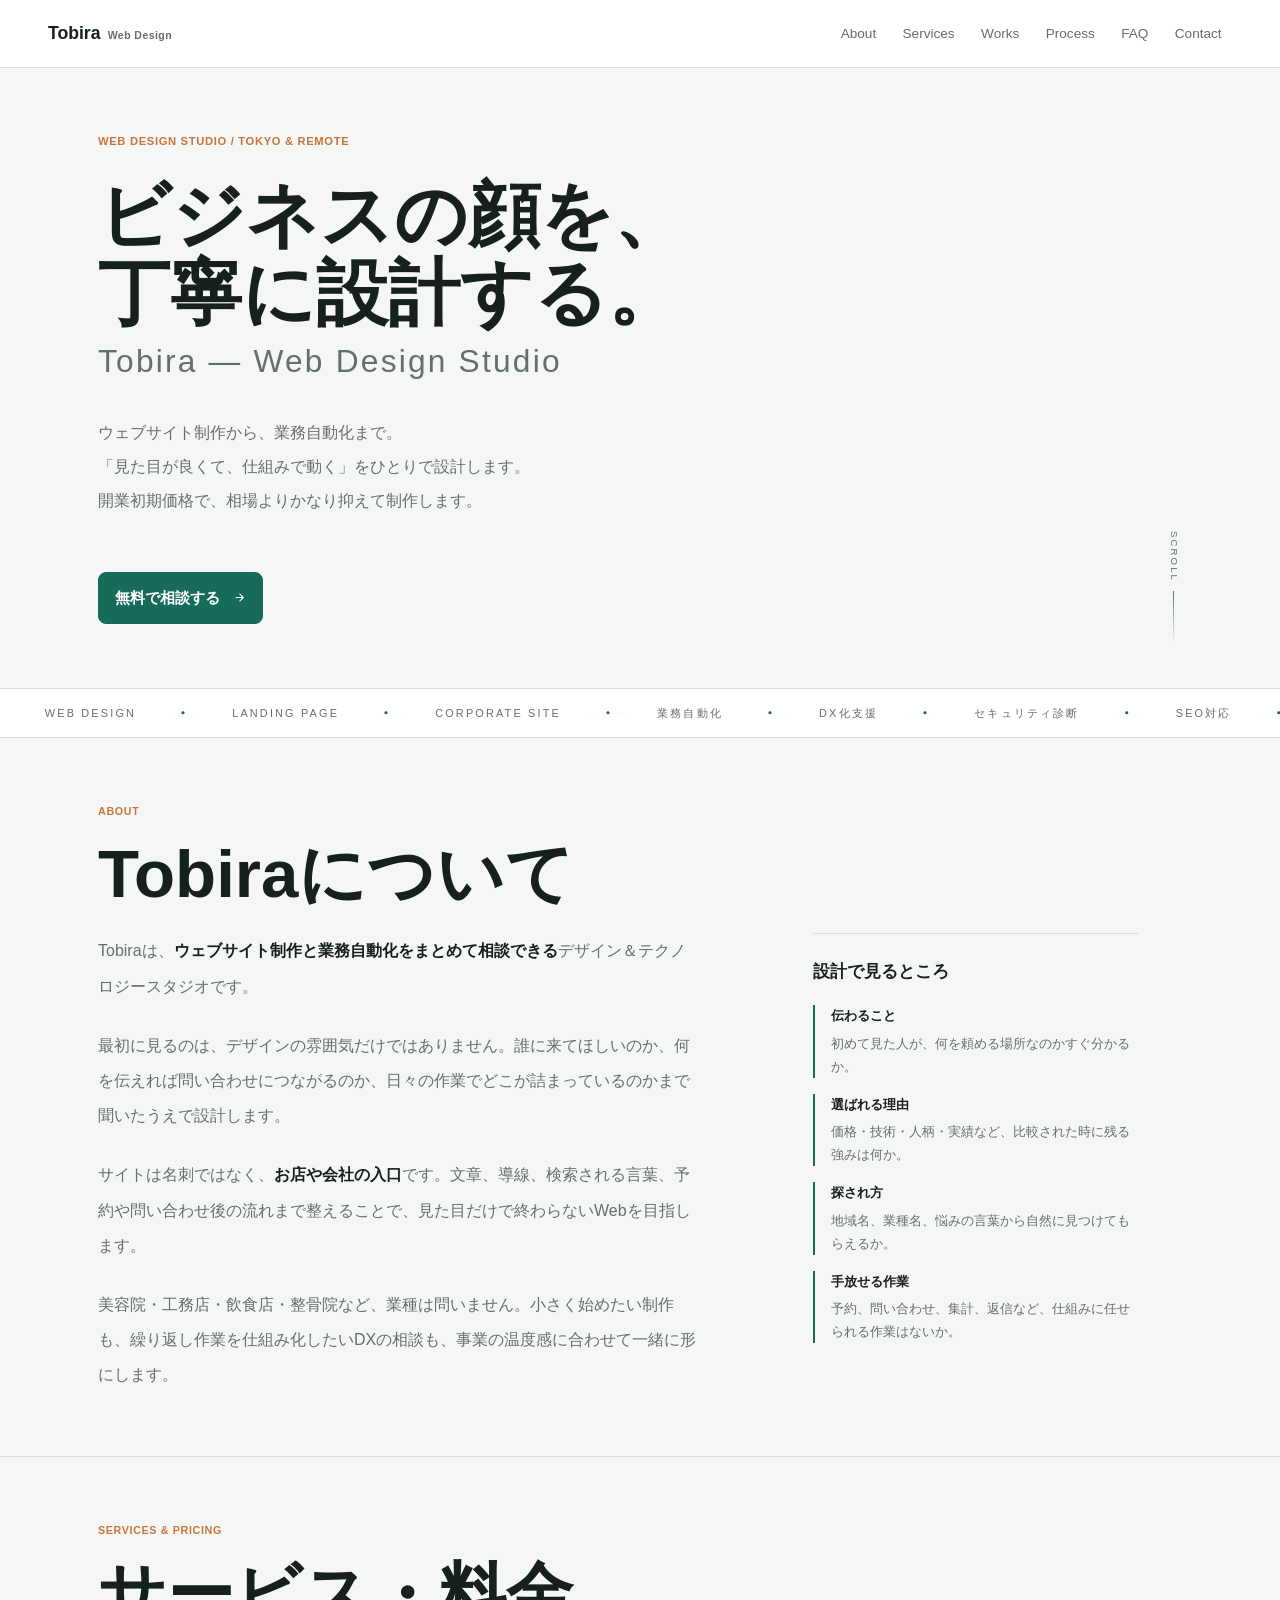
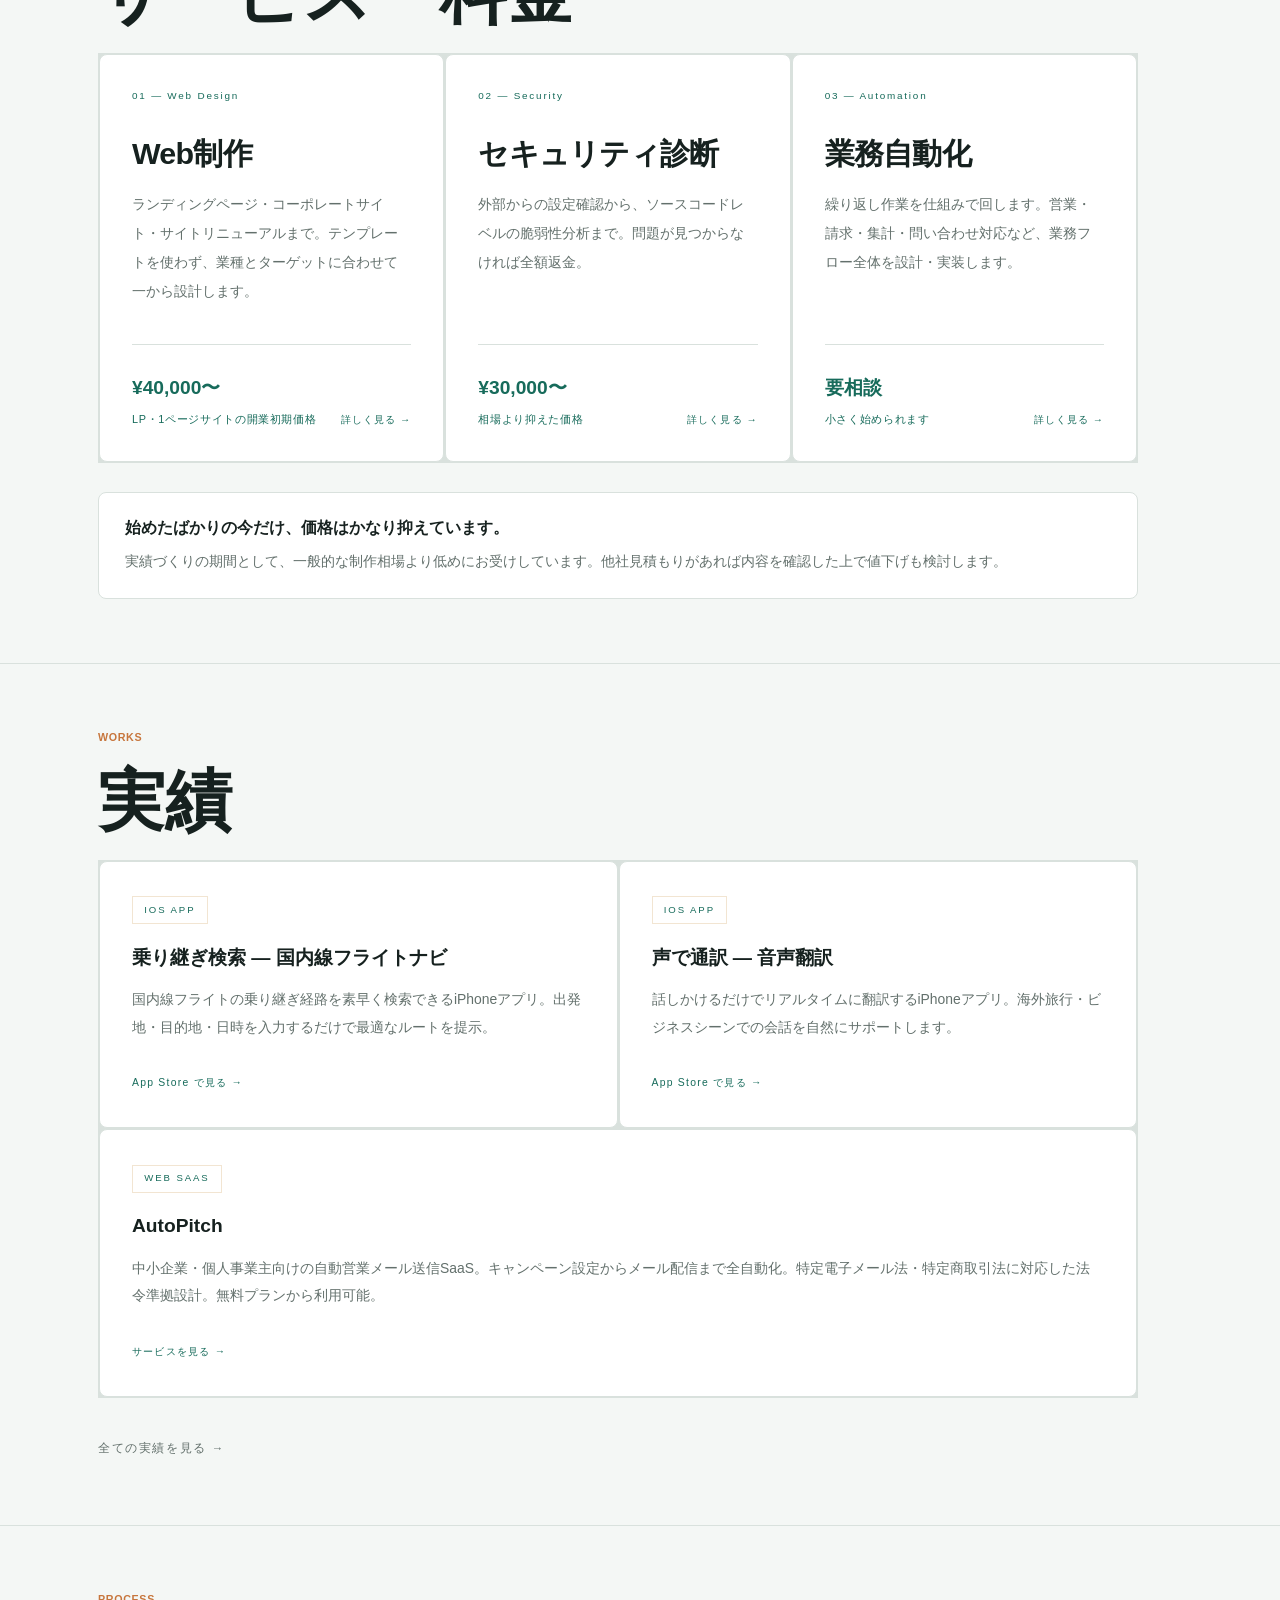
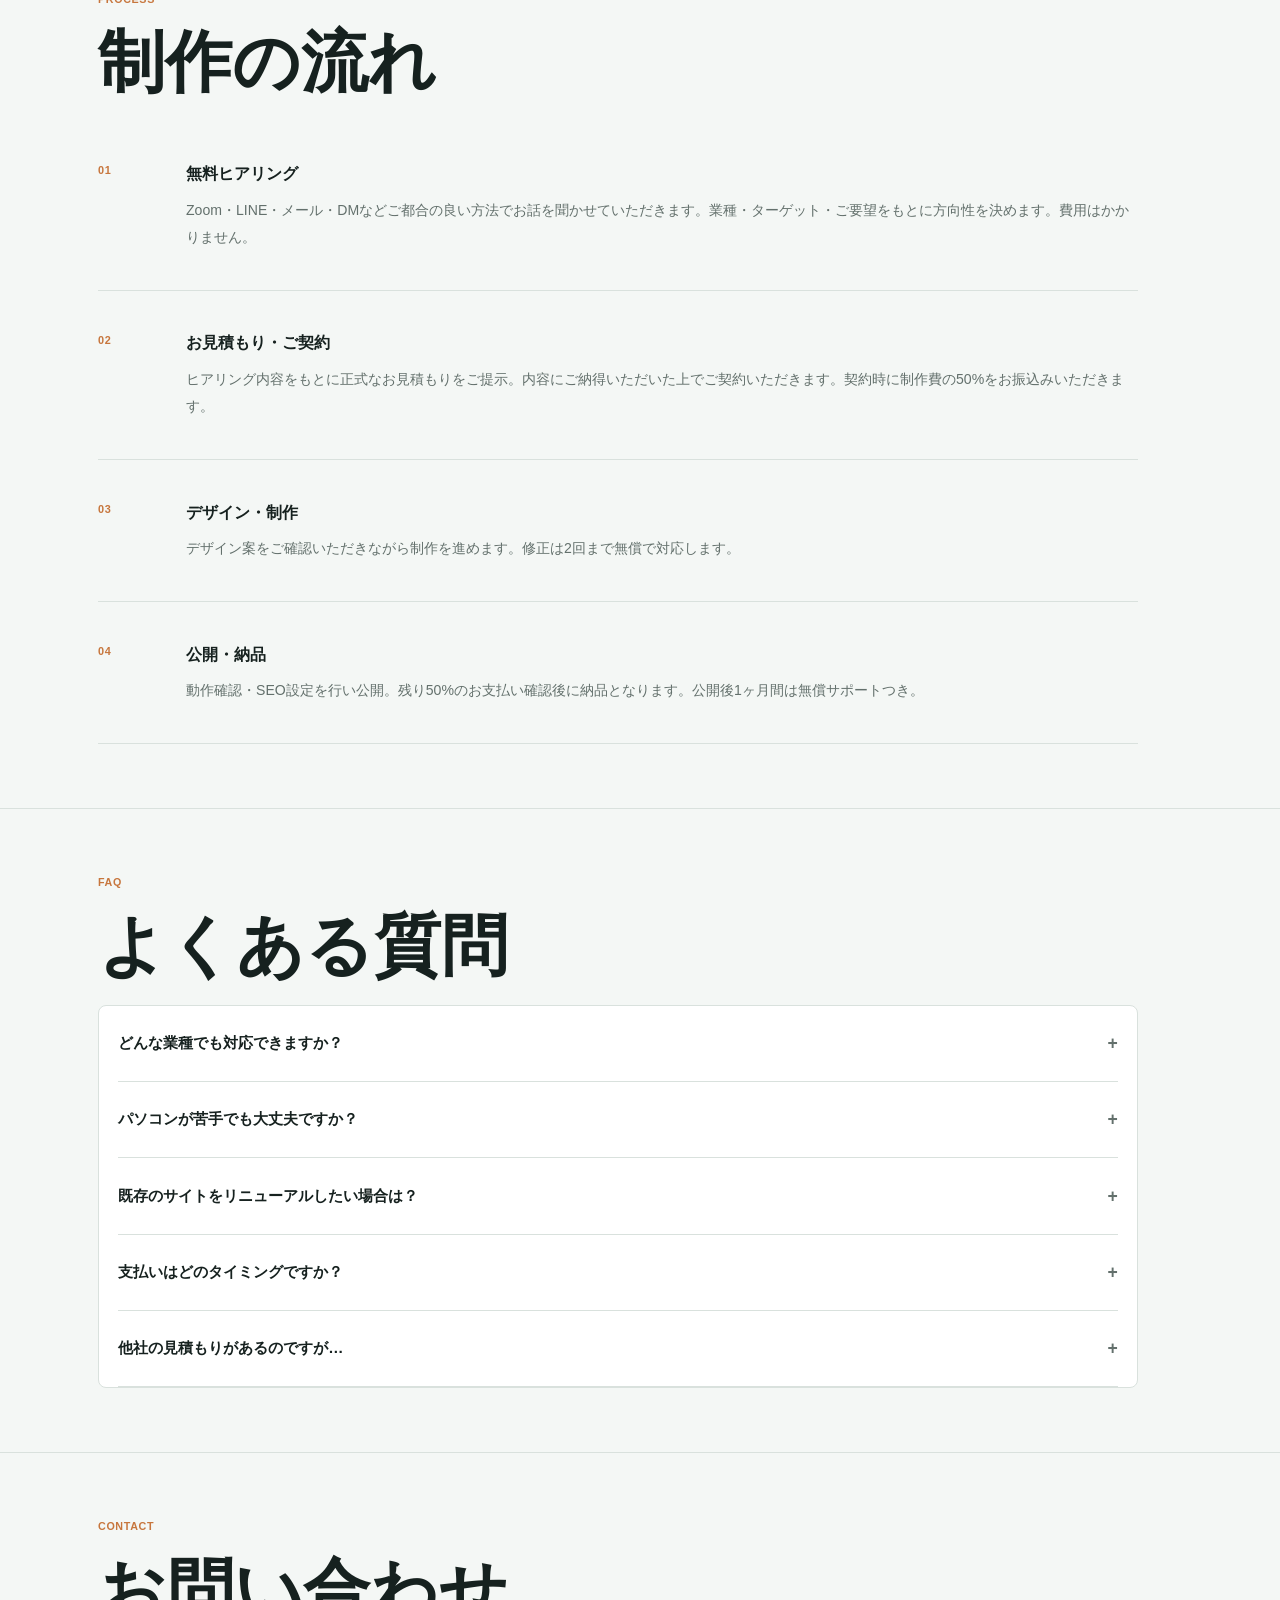
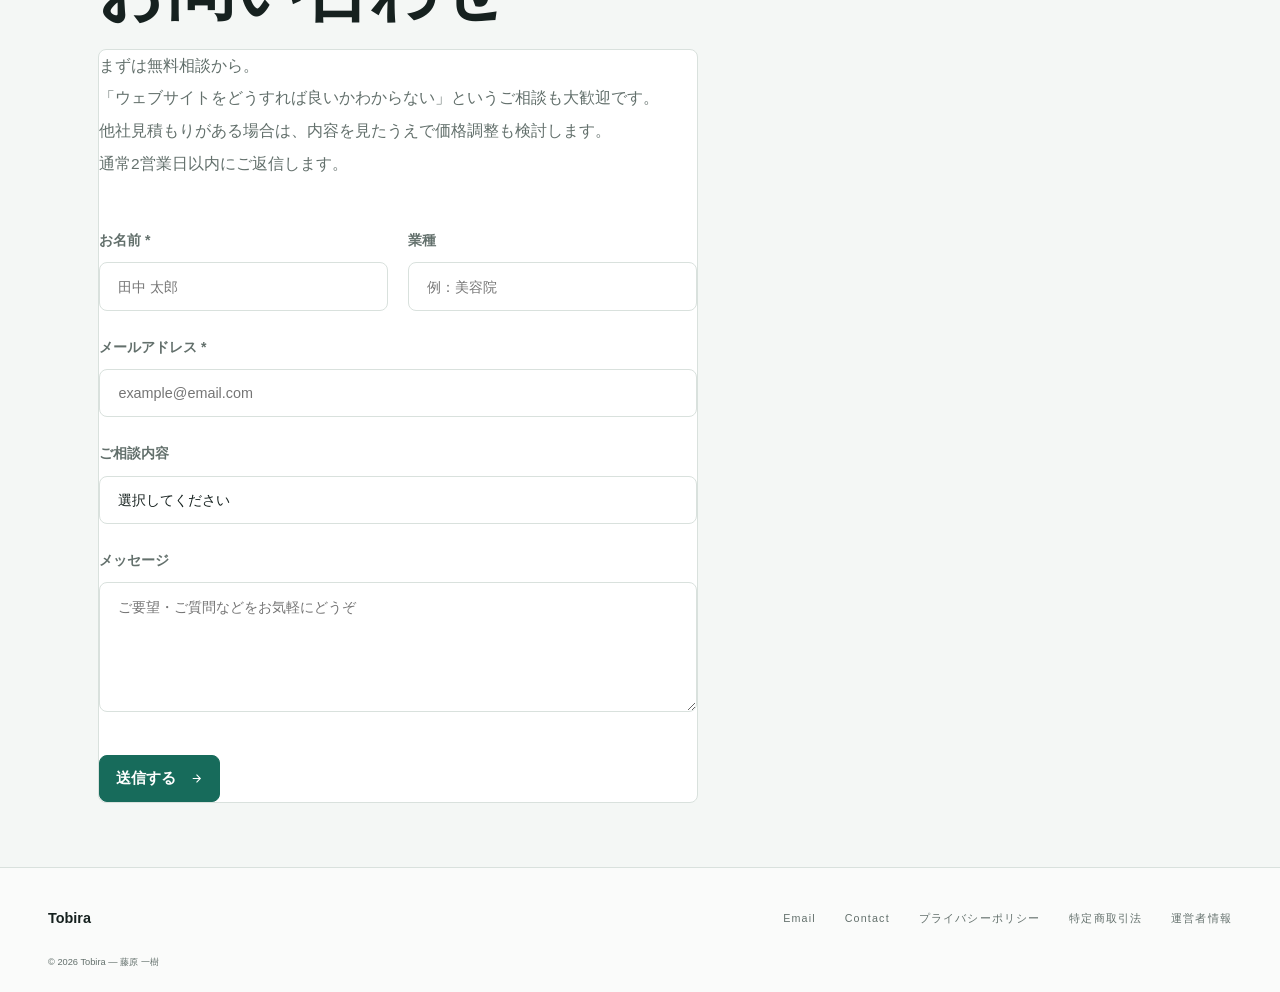
<file: index.html>
<!DOCTYPE html>
<html lang="ja">
<head>
  <meta charset="UTF-8">
  <meta name="viewport" content="width=device-width, initial-scale=1.0">
  <title>Tobira | Web Design Studio</title>
  <meta name="description" content="ビジネスの顔となるウェブサイトを、丁寧に設計します。相談・見積もり無料。">
  <meta name="google-site-verification" content="8aMz8tVxsMg2QJ2Q8oMd7qbmzHCxLBAlCbmRnuQpiCo">
  <!-- Security headers -->
  <meta http-equiv="X-Content-Type-Options" content="nosniff">
  <meta http-equiv="Referrer-Policy" content="strict-origin-when-cross-origin">
  <meta http-equiv="Permissions-Policy" content="camera=(), microphone=(), geolocation=()">
  <meta http-equiv="Content-Security-Policy" content="default-src 'self'; script-src 'self' 'unsafe-inline' https://www.googletagmanager.com https://www.google-analytics.com; style-src 'self' 'unsafe-inline' https://fonts.googleapis.com; font-src https://fonts.gstatic.com; img-src 'self' data:; connect-src https://www.google-analytics.com https://api.web3forms.com; frame-ancestors 'none';">
  <!-- Google Analytics -->
  <script async src="https://www.googletagmanager.com/gtag/js?id=G-H9GLSVZJ44"></script>
  <script>
    window.dataLayer = window.dataLayer || [];
    function gtag(){dataLayer.push(arguments);}
    gtag('js', new Date());
    gtag('config', 'G-H9GLSVZJ44');
  </script>
  <link rel="preconnect" href="https://fonts.googleapis.com">
  <link href="https://fonts.googleapis.com/css2?family=Noto+Sans+JP:wght@300;400;500&family=Inter:wght@200;300;400;500;600&display=swap" rel="stylesheet">
  <style>
    *, *::before, *::after { box-sizing: border-box; margin: 0; padding: 0; }

    :root {
      --bg:     #080808;
      --bg2:    #101010;
      --bg3:    #1a1a1a;
      --border: rgba(255,255,255,0.10);
      --text:   #e0e0e0;
      --muted:  #909090;
      --muted2: #b8b8b8;
      --accent: #d4aa6a;
      --white:  #f5f5f5;
      --mono:   'Inter', sans-serif;
      --sans:   'Noto Sans JP', 'Inter', sans-serif;
    }

    html { scroll-behavior: smooth; font-size: 16px; }
    body {
      background: var(--bg);
      color: var(--text);
      font-family: var(--sans);
      font-weight: 300;
      line-height: 1.75;
      -webkit-font-smoothing: antialiased;
      cursor: none;
    }

    /* ── GRAIN ── */
    .grain {
      position: fixed; inset: -200%;
      width: 500%; height: 500%;
      background-image: url("data:image/svg+xml,<svg xmlns='http://www.w3.org/2000/svg' width='200' height='200'><filter id='n'><feTurbulence type='fractalNoise' baseFrequency='0.85' numOctaves='4' stitchTiles='stitch'/><feColorMatrix type='saturate' values='0'/></filter><rect width='200' height='200' filter='url(%23n)' opacity='1'/></svg>");
      opacity: 0.022;
      pointer-events: none; z-index: 9998;
      animation: grain 7s steps(10) infinite;
    }
    @keyframes grain {
      0%  { transform: translate(0,0); }      10% { transform: translate(-3%,-8%); }
      25% { transform: translate(-12%,5%); }  37% { transform: translate(6%,-20%); }
      50% { transform: translate(-4%,20%); }  62% { transform: translate(-12%,8%); }
      75% { transform: translate(12%,-2%); }  87% { transform: translate(2%,14%); }
    }

    /* ── CURSOR ── */
    .cursor {
      position: fixed; width: 7px; height: 7px;
      background: var(--white); border-radius: 50%;
      pointer-events: none; z-index: 10000;
      transform: translate(-50%,-50%);
      transition: width .18s, height .18s;
      mix-blend-mode: difference;
    }
    .cursor-ring {
      position: fixed; width: 38px; height: 38px;
      border: 1px solid rgba(255,255,255,0.22); border-radius: 50%;
      pointer-events: none; z-index: 10000;
      transform: translate(-50%,-50%);
      transition: width .25s ease, height .25s ease, border-color .25s, left .08s linear, top .08s linear;
    }
    .cursor.grow { width: 14px; height: 14px; }
    .cursor-ring.grow { width: 58px; height: 58px; border-color: rgba(212,170,106,0.4); }
    @media (max-width: 768px) { .cursor, .cursor-ring { display: none; } }

    /* ── NAV ── */
    nav {
      position: fixed; top: 0; left: 0; right: 0; z-index: 100;
      display: flex; justify-content: space-between; align-items: center;
      padding: 1.5rem 3rem;
      transition: border-color .4s, background .4s;
      border-bottom: 1px solid transparent;
    }
    nav.scrolled {
      background: rgba(8,8,8,.92);
      backdrop-filter: blur(20px);
      border-color: var(--border);
    }
    .nav-logo {
      font-family: var(--mono); font-size: 1.05rem; font-weight: 500;
      letter-spacing: .06em; color: var(--white); text-decoration: none;
    }
    .nav-logo span {
      font-size: .58rem; font-weight: 300; letter-spacing: .22em;
      color: var(--muted); margin-left: .7rem;
      text-transform: uppercase; vertical-align: middle;
    }
    .nav-links { display: flex; gap: 2.2rem; list-style: none; }
    .nav-links a {
      font-size: .73rem; letter-spacing: .13em;
      color: var(--muted); text-decoration: none;
      text-transform: uppercase; transition: color .2s;
    }
    .nav-links a:hover { color: var(--white); }

    /* ── HERO ── */
    #hero {
      min-height: 100vh;
      display: flex; flex-direction: column; justify-content: flex-end;
      padding: 0 3rem 6.5rem;
      position: relative; overflow: hidden;
    }
    .hero-orb {
      position: absolute; border-radius: 50%;
      width: 72vw; height: 72vw;
      max-width: 960px; max-height: 960px;
      top: 50%; right: -16%;
      transform: translateY(-50%);
      background: radial-gradient(circle, rgba(212,170,106,0.07) 0%, transparent 60%);
      pointer-events: none;
      animation: orbPulse 14s ease-in-out infinite alternate;
    }
    @keyframes orbPulse {
      from { transform: translateY(-54%) scale(.94); opacity: .7; }
      to   { transform: translateY(-46%) scale(1.06); opacity: 1; }
    }
    .hero-grid {
      position: absolute; inset: 0;
      background-image:
        linear-gradient(rgba(255,255,255,.03) 1px, transparent 1px),
        linear-gradient(90deg, rgba(255,255,255,.03) 1px, transparent 1px);
      background-size: 72px 72px;
      mask-image: radial-gradient(ellipse 80% 80% at 40% 60%, black 10%, transparent 75%);
      pointer-events: none;
    }
    .hero-bg-text {
      position: absolute; top: 50%; right: -1%;
      transform: translateY(-50%);
      font-size: clamp(10rem, 24vw, 24rem); font-weight: 600;
      color: rgba(255,255,255,.015); letter-spacing: -.05em;
      pointer-events: none; white-space: nowrap; user-select: none;
      font-family: var(--mono);
    }
    .hero-eyebrow {
      font-family: var(--mono); font-size: .7rem;
      letter-spacing: .28em; text-transform: uppercase;
      color: var(--accent); margin-bottom: 1.6rem;
      opacity: 0; animation: fadeUp .8s ease .1s forwards;
    }
    .hero-title {
      font-size: clamp(3.4rem, 9vw, 7.5rem); font-weight: 300;
      line-height: 1.0; letter-spacing: -.03em;
      color: var(--white); margin-bottom: 2.4rem;
      opacity: 0; animation: fadeUp .9s ease .25s forwards;
    }
    .hero-title em {
      font-style: normal; display: block;
      color: var(--muted); font-size: .44em;
      letter-spacing: .07em; margin-top: .7rem; font-weight: 300;
    }
    .hero-sub {
      font-size: 1rem; color: var(--muted2);
      max-width: 520px; margin-bottom: 3.4rem; line-height: 2.1;
      opacity: 0; animation: fadeUp .9s ease .4s forwards;
    }
    .hero-cta { opacity: 0; animation: fadeUp .9s ease .55s forwards; }

    @keyframes fadeUp {
      from { opacity: 0; transform: translateY(26px); }
      to   { opacity: 1; transform: none; }
    }

    .btn {
      display: inline-flex; align-items: center; gap: .8rem;
      padding: 1.05rem 2.6rem;
      font-family: var(--mono); font-size: .77rem;
      letter-spacing: .12em; text-decoration: none;
      text-transform: uppercase;
      transition: background .25s, color .25s, transform .2s;
    }
    .btn-primary { background: var(--accent); color: #080808; }
    .btn-primary:hover { background: var(--white); transform: translateY(-2px); }
    .btn-outline { border: 1px solid rgba(255,255,255,.35); color: var(--white); }
    .btn-outline:hover { background: var(--white); color: var(--bg); transform: translateY(-2px); }
    .btn svg { width: 13px; height: 13px; transition: transform .22s; }
    .btn:hover svg { transform: translateX(4px); }

    .hero-scroll {
      position: absolute; bottom: 2.8rem; right: 3rem;
      font-family: var(--mono); font-size: .6rem;
      letter-spacing: .22em; text-transform: uppercase;
      color: var(--muted); writing-mode: vertical-rl;
      display: flex; align-items: center; gap: .6rem;
      animation: fadeUp .9s ease .85s both;
    }
    .hero-scroll::after {
      content: ''; display: block;
      width: 1px; height: 52px;
      background: linear-gradient(to bottom, var(--muted), transparent);
    }

    /* ── MARQUEE ── */
    .marquee-section {
      overflow: hidden;
      border-top: 1px solid var(--border);
      border-bottom: 1px solid var(--border);
      padding: .9rem 0;
      background: var(--bg2);
    }
    .marquee-track {
      display: flex; width: max-content;
      animation: marquee 32s linear infinite;
    }
    @keyframes marquee {
      from { transform: translateX(0); }
      to   { transform: translateX(-50%); }
    }
    .marquee-item {
      font-family: var(--mono); font-size: .68rem;
      letter-spacing: .2em; text-transform: uppercase;
      color: var(--muted); padding: 0 2.8rem;
      display: flex; align-items: center; gap: 2.8rem;
      flex-shrink: 0; white-space: nowrap;
    }
    .marquee-dot { color: var(--accent); font-size: .45rem; }

    /* ── SECTIONS ── */
    section { padding: 8rem 3rem; }
    .section-label {
      font-family: var(--mono); font-size: .67rem;
      letter-spacing: .26em; text-transform: uppercase;
      color: var(--accent); margin-bottom: 1.1rem;
    }
    .section-title {
      font-size: clamp(2rem, 4vw, 3.2rem);
      font-weight: 300; color: var(--white);
      letter-spacing: -.025em; margin-bottom: 4rem; line-height: 1.15;
    }
    .divider { width: 100%; height: 1px; background: var(--border); }

    /* ── ABOUT ── */
    #about { background: var(--bg2); }
    .about-grid {
      display: grid; grid-template-columns: 1.3fr .7fr;
      gap: 7rem; max-width: 1040px;
    }
    .about-body { font-size: 1rem; color: #c0c0c0; line-height: 2.2; }
    .about-body p + p { margin-top: 1.5rem; }
    .about-body strong { color: var(--white); font-weight: 400; }
    .about-note { border-top: 1px solid var(--border); padding-top: 1.5rem; }
    .about-note-title { font-size: 1.05rem; color: var(--white); font-weight: 500; margin-bottom: 1.25rem; }
    .about-note-list { display: grid; gap: 1.05rem; }
    .about-note-item { border-left: 2px solid var(--accent); padding-left: 1rem; }
    .about-note-key { font-size: .8rem; color: var(--white); font-weight: 500; margin-bottom: .25rem; }
    .about-note-text { font-size: .8rem; color: var(--muted); line-height: 1.8; }

    /* ── SERVICES ── */
    #services { background: var(--bg); }
    .service-categories {
      display: grid; grid-template-columns: repeat(3, 1fr);
      gap: 1px; background: var(--border);
      border: 1px solid var(--border); max-width: 1040px;
    }
    .service-cat {
      background: var(--bg2); padding: 3rem 2.8rem;
      display: flex; flex-direction: column;
      text-decoration: none; color: var(--text);
      transition: background .25s; cursor: none;
      position: relative; overflow: hidden;
    }
    .service-cat::after {
      content: ''; position: absolute; bottom: 0; left: 0;
      width: 0; height: 2px; background: var(--accent);
      transition: width .4s ease;
    }
    .service-cat:hover { background: var(--bg3); }
    .service-cat:hover::after { width: 100%; }
    .service-cat-label {
      font-family: var(--mono); font-size: .62rem;
      letter-spacing: .18em; color: var(--accent); margin-bottom: 2rem;
    }
    .service-cat-title {
      font-size: 1.9rem; color: var(--white);
      font-weight: 300; letter-spacing: -.025em;
      margin-bottom: 1.2rem; line-height: 1.15;
    }
    .service-cat-desc {
      font-size: .88rem; color: var(--muted2);
      line-height: 2.05; flex: 1; margin-bottom: 2.4rem;
    }
    .service-cat-foot {
      display: flex; justify-content: space-between; align-items: flex-end;
      padding-top: 1.6rem; border-top: 1px solid var(--border);
    }
    .service-cat-price {
      font-family: var(--mono); font-size: 1.2rem;
      font-weight: 200; color: var(--white);
    }
    .service-cat-note {
      font-size: .68rem; color: var(--accent);
      letter-spacing: .06em; margin-top: .35rem;
    }
    .service-cat-cta {
      font-family: var(--mono); font-size: .64rem;
      letter-spacing: .1em; color: var(--muted);
      transition: color .2s, transform .2s;
    }
    .service-cat:hover .service-cat-cta { color: var(--accent); transform: translateX(4px); }
    @media (max-width: 900px) { .service-categories { grid-template-columns: 1fr; } }
    .pricing-note {
      max-width: 1040px; margin-top: 1.8rem;
      padding: 1.4rem 1.6rem;
      border-left: 2px solid var(--accent);
      background: rgba(212,170,106,.06);
    }
    .pricing-note-title {
      font-size: .97rem; color: var(--white);
      margin-bottom: .5rem; line-height: 1.7;
    }
    .pricing-note-text {
      font-size: .85rem; color: var(--muted2); line-height: 1.95;
    }

    /* ── WORKS ── */
    #works { background: var(--bg2); }
    .works-grid {
      display: grid; grid-template-columns: 1fr 1fr;
      gap: 1px; background: var(--border);
      border: 1px solid var(--border);
      max-width: 1040px; margin-top: 1rem;
    }
    .work-card {
      background: var(--bg3);
      padding: 2.8rem;
      position: relative; overflow: hidden;
      text-decoration: none; display: block;
      transition: background .25s;
    }
    .work-card::after {
      content: ''; position: absolute; bottom: 0; left: 0;
      width: 0; height: 2px; background: var(--accent);
      transition: width .4s ease;
    }
    .work-card:hover { background: #222; }
    .work-card:hover::after { width: 100%; }
    .work-card--wide { grid-column: 1 / -1; }
    .work-tag {
      font-family: var(--mono); font-size: .6rem;
      letter-spacing: .2em; text-transform: uppercase;
      color: var(--accent); margin-bottom: 1.3rem;
      display: inline-block;
      border: 1px solid rgba(212,170,106,.3);
      padding: .28rem .7rem;
    }
    .work-title {
      font-size: 1.2rem; font-weight: 400;
      color: var(--white); margin-bottom: .9rem; line-height: 1.4;
    }
    .work-desc { font-size: .87rem; color: var(--muted2); line-height: 2; margin-bottom: 1.6rem; }
    .work-link {
      font-family: var(--mono); font-size: .65rem;
      letter-spacing: .12em; color: var(--muted);
      display: inline-flex; align-items: center; gap: .5rem;
      transition: color .2s;
    }
    .work-card:hover .work-link { color: var(--accent); }

    /* ── PROCESS ── */
    #process { background: var(--bg); }
    .process-list { max-width: 720px; }
    .process-item {
      display: grid; grid-template-columns: 3.5rem 1fr;
      gap: 2rem; padding: 2.4rem 0;
      border-bottom: 1px solid var(--border);
    }
    .process-num {
      font-family: var(--mono); font-size: .68rem;
      color: var(--accent); letter-spacing: .12em; padding-top: .1rem;
    }
    .process-title {
      font-size: 1rem; color: var(--white);
      font-weight: 400; margin-bottom: .55rem;
    }
    .process-desc { font-size: .88rem; color: var(--muted2); line-height: 1.95; }

    /* ── FAQ ── */
    #faq { background: var(--bg2); }
    .faq-list { max-width: 740px; }
    .faq-item { border-bottom: 1px solid var(--border); }
    .faq-q {
      width: 100%; background: none; border: none;
      color: var(--white); font-family: var(--sans); font-size: .95rem;
      font-weight: 400; text-align: left; padding: 1.7rem 0;
      cursor: none; display: flex; justify-content: space-between; align-items: center;
      gap: 1rem; transition: color .2s;
    }
    .faq-q:hover { color: var(--accent); }
    .faq-icon {
      font-family: var(--mono); font-size: 1.1rem;
      color: var(--muted); flex-shrink: 0; transition: transform .28s;
    }
    .faq-item.open .faq-icon { transform: rotate(45deg); }
    .faq-a {
      font-size: .88rem; color: var(--muted2); line-height: 2.1;
      max-height: 0; overflow: hidden;
      transition: max-height .35s ease, padding .35s;
    }
    .faq-item.open .faq-a { max-height: 220px; padding-bottom: 1.7rem; }

    /* ── CONTACT ── */
    #contact { background: var(--bg); }
    .contact-wrap { max-width: 600px; }
    .contact-lead { font-size: .97rem; color: var(--muted2); line-height: 2.1; margin-bottom: 3rem; }
    .form-row { margin-bottom: 1.5rem; }
    .form-row label {
      display: block; font-family: var(--mono);
      font-size: .63rem; letter-spacing: .17em;
      text-transform: uppercase; color: var(--muted); margin-bottom: .6rem;
    }
    .form-row input,
    .form-row select,
    .form-row textarea {
      width: 100%; background: var(--bg2);
      border: 1px solid var(--border); color: var(--text);
      font-family: var(--sans); font-size: .9rem;
      font-weight: 300; padding: .95rem 1.15rem;
      outline: none; transition: border-color .25s, background .25s;
      -webkit-appearance: none; border-radius: 0;
    }
    .form-row input:focus,
    .form-row select:focus,
    .form-row textarea:focus { border-color: rgba(255,255,255,.3); background: var(--bg3); }
    .form-row textarea { min-height: 130px; resize: vertical; }
    .form-row select option { background: #1c1c1c; }
    .form-two { display: grid; grid-template-columns: 1fr 1fr; gap: 1.2rem; }
    .submit-btn {
      display: inline-flex; align-items: center; gap: .9rem;
      padding: 1.1rem 2.8rem;
      background: var(--accent); color: #080808;
      font-family: var(--mono); font-size: .77rem;
      font-weight: 500;
      letter-spacing: .12em; text-transform: uppercase;
      border: none; cursor: none;
      transition: background .25s, transform .2s; margin-top: .6rem;
    }
    .submit-btn:hover { background: var(--white); transform: translateY(-2px); }

    /* ── FOOTER ── */
    footer {
      padding: 2.4rem 3rem 1.4rem;
      border-top: 1px solid var(--border);
      background: var(--bg2);
    }
    .footer-main {
      display: flex; justify-content: space-between; align-items: center;
      flex-wrap: wrap; gap: 1rem; margin-bottom: 1.4rem;
    }
    .footer-brand { font-family: var(--mono); font-size: .9rem; font-weight: 500; color: var(--white); }
    .footer-links { display: flex; gap: 1.8rem; align-items: center; flex-wrap: wrap; }
    .footer-links a, .footer-links button {
      font-family: var(--mono); font-size: .67rem;
      letter-spacing: .11em; color: var(--muted);
      text-decoration: none; transition: color .2s;
      background: none; border: none; cursor: none; padding: 0;
    }
    .footer-links a:hover, .footer-links button:hover { color: var(--white); }
    .footer-copy { font-family: var(--mono); font-size: .58rem; color: #333; margin-top: .5rem; }

    /* ── OPERATOR MODAL ── */
    .modal-overlay {
      display: none; position: fixed; inset: 0; z-index: 200;
      background: rgba(0,0,0,.85); backdrop-filter: blur(12px);
      align-items: center; justify-content: center;
    }
    .modal-overlay.open { display: flex; }
    .modal {
      background: var(--bg2); border: 1px solid var(--border);
      max-width: 500px; width: 90%; padding: 2.8rem;
      position: relative; animation: modalIn .22s ease;
    }
    @keyframes modalIn {
      from { opacity: 0; transform: translateY(18px); }
      to   { opacity: 1; transform: none; }
    }
    .modal-title {
      font-family: var(--mono); font-size: .63rem;
      letter-spacing: .24em; text-transform: uppercase;
      color: var(--accent); margin-bottom: 1.9rem;
    }
    .modal-table { width: 100%; border-collapse: collapse; }
    .modal-table tr { border-bottom: 1px solid var(--border); }
    .modal-table tr:last-child { border-bottom: none; }
    .modal-table th {
      font-family: var(--mono); font-size: .65rem;
      letter-spacing: .1em; color: var(--muted);
      font-weight: 400; text-align: left;
      padding: 1rem .5rem 1rem 0; width: 7rem; vertical-align: top;
    }
    .modal-table td { font-size: .9rem; color: var(--text); padding: 1rem 0; line-height: 1.75; }
    .modal-close {
      position: absolute; top: 1.2rem; right: 1.4rem;
      background: none; border: none;
      color: var(--muted); font-size: 1.3rem;
      cursor: none; line-height: 1; transition: color .2s;
    }
    .modal-close:hover { color: var(--white); }

    /* ── FADE IN ── */
    .fade-in { opacity: 0; transform: translateY(28px); transition: opacity .75s ease, transform .75s ease; }
    .fade-in.visible { opacity: 1; transform: none; }

    /* ── RESPONSIVE ── */
    @media (max-width: 768px) {
      body { cursor: auto; }
      nav { padding: 1.2rem 1.5rem; }
      .nav-links { display: none; }
      #hero { padding: 0 1.5rem 5rem; }
      section { padding: 6rem 1.5rem; }
      .about-grid { grid-template-columns: 1fr; gap: 3.5rem; }
      .form-two { grid-template-columns: 1fr; }
      .footer-main { flex-direction: column; align-items: flex-start; }
      footer { padding: 2rem 1.5rem 1rem; }
      .hero-bg-text { display: none; }
      .hero-grid { opacity: 0.12; }
      .works-grid { grid-template-columns: 1fr; }
      .work-card--wide { grid-column: auto; }
      .submit-btn, .faq-q, .modal-close, .footer-links a, .footer-links button { cursor: pointer; }
      .service-cat { cursor: pointer; }
    }
  </style>
  <link rel="stylesheet" href="tobira-theme.css">
</head>
<body>

<div class="grain"></div>
<div class="cursor" id="cursor"></div>
<div class="cursor-ring" id="cursorRing"></div>

<nav id="nav">
  <a class="nav-logo" href="/">Tobira<span>Web Design</span></a>
  <ul class="nav-links">
    <li><a href="about.html">About</a></li>
    <li><a href="services/index.html">Services</a></li>
    <li><a href="works.html">Works</a></li>
    <li><a href="process.html">Process</a></li>
    <li><a href="faq.html">FAQ</a></li>
    <li><a href="contact.html">Contact</a></li>
  </ul>
</nav>

<!-- HERO -->
<section id="hero">
  <div class="hero-orb"></div>
  <div class="hero-grid"></div>
  <div class="hero-bg-text">TOBIRA</div>
  <div class="hero-eyebrow">Web Design Studio / Tokyo &amp; Remote</div>
  <h1 class="hero-title">
    ビジネスの顔を、<br>丁寧に設計する。
    <em>Tobira — Web Design Studio</em>
  </h1>
  <p class="hero-sub">
    ウェブサイト制作から、業務自動化まで。<br>
    「見た目が良くて、仕組みで動く」をひとりで設計します。<br>
    開業初期価格で、相場よりかなり抑えて制作します。
  </p>
  <div class="hero-cta">
    <a href="#contact" class="btn btn-primary">
      無料で相談する
      <svg viewBox="0 0 24 24" fill="none" stroke="currentColor" stroke-width="2"><path d="M5 12h14M12 5l7 7-7 7"/></svg>
    </a>
  </div>
  <div class="hero-scroll">Scroll</div>
</section>

<!-- MARQUEE -->
<div class="marquee-section">
  <div class="marquee-track">
    <div class="marquee-item">Web Design <span class="marquee-dot">●</span> Landing Page <span class="marquee-dot">●</span> Corporate Site <span class="marquee-dot">●</span> 業務自動化 <span class="marquee-dot">●</span> DX化支援 <span class="marquee-dot">●</span> セキュリティ診断 <span class="marquee-dot">●</span> SEO対応 <span class="marquee-dot">●</span> オーダーメイド設計 <span class="marquee-dot">●</span> 美容院 <span class="marquee-dot">●</span> 工務店 <span class="marquee-dot">●</span> 飲食店 <span class="marquee-dot">●</span> 整骨院 <span class="marquee-dot">●</span> 不動産 <span class="marquee-dot">●</span> 相談無料 <span class="marquee-dot">●</span></div>
    <div class="marquee-item">Web Design <span class="marquee-dot">●</span> Landing Page <span class="marquee-dot">●</span> Corporate Site <span class="marquee-dot">●</span> 業務自動化 <span class="marquee-dot">●</span> DX化支援 <span class="marquee-dot">●</span> セキュリティ診断 <span class="marquee-dot">●</span> SEO対応 <span class="marquee-dot">●</span> オーダーメイド設計 <span class="marquee-dot">●</span> 美容院 <span class="marquee-dot">●</span> 工務店 <span class="marquee-dot">●</span> 飲食店 <span class="marquee-dot">●</span> 整骨院 <span class="marquee-dot">●</span> 不動産 <span class="marquee-dot">●</span> 相談無料 <span class="marquee-dot">●</span></div>
  </div>
</div>

<!-- ABOUT -->
<section id="about">
  <div class="fade-in">
    <p class="section-label">About</p>
    <h2 class="section-title">Tobiraについて</h2>
  </div>
  <div class="about-grid fade-in">
    <div class="about-body">
      <p>
        Tobiraは、<strong>ウェブサイト制作と業務自動化をまとめて相談できる</strong>デザイン＆テクノロジースタジオです。
      </p>
      <p>
        最初に見るのは、デザインの雰囲気だけではありません。誰に来てほしいのか、何を伝えれば問い合わせにつながるのか、日々の作業でどこが詰まっているのかまで聞いたうえで設計します。
      </p>
      <p>
        サイトは名刺ではなく、<strong>お店や会社の入口</strong>です。文章、導線、検索される言葉、予約や問い合わせ後の流れまで整えることで、見た目だけで終わらないWebを目指します。
      </p>
      <p>
        美容院・工務店・飲食店・整骨院など、業種は問いません。小さく始めたい制作も、繰り返し作業を仕組み化したいDXの相談も、事業の温度感に合わせて一緒に形にします。
      </p>
    </div>
    <div class="about-note">
      <div class="about-note-title">設計で見るところ</div>
      <div class="about-note-list">
        <div class="about-note-item">
          <div class="about-note-key">伝わること</div>
          <div class="about-note-text">初めて見た人が、何を頼める場所なのかすぐ分かるか。</div>
        </div>
        <div class="about-note-item">
          <div class="about-note-key">選ばれる理由</div>
          <div class="about-note-text">価格・技術・人柄・実績など、比較された時に残る強みは何か。</div>
        </div>
        <div class="about-note-item">
          <div class="about-note-key">探され方</div>
          <div class="about-note-text">地域名、業種名、悩みの言葉から自然に見つけてもらえるか。</div>
        </div>
        <div class="about-note-item">
          <div class="about-note-key">手放せる作業</div>
          <div class="about-note-text">予約、問い合わせ、集計、返信など、仕組みに任せられる作業はないか。</div>
        </div>
      </div>
    </div>
  </div>
</section>

<div class="divider"></div>

<!-- SERVICES -->
<section id="services">
  <div class="fade-in">
    <p class="section-label">Services &amp; Pricing</p>
    <h2 class="section-title">サービス・料金</h2>
  </div>
  <div class="service-categories fade-in">
    <a href="services/web.html" class="service-cat">
      <div class="service-cat-label">01 — Web Design</div>
      <div class="service-cat-title">Web制作</div>
      <div class="service-cat-desc">
        ランディングページ・コーポレートサイト・サイトリニューアルまで。テンプレートを使わず、業種とターゲットに合わせて一から設計します。
      </div>
      <div class="service-cat-foot">
        <div>
          <div class="service-cat-price">¥40,000〜</div>
          <div class="service-cat-note">LP・1ページサイトの開業初期価格</div>
        </div>
        <div class="service-cat-cta">詳しく見る →</div>
      </div>
    </a>
    <a href="services/security.html" class="service-cat">
      <div class="service-cat-label">02 — Security</div>
      <div class="service-cat-title">セキュリティ診断</div>
      <div class="service-cat-desc">
        外部からの設定確認から、ソースコードレベルの脆弱性分析まで。問題が見つからなければ全額返金。
      </div>
      <div class="service-cat-foot">
        <div>
          <div class="service-cat-price">¥30,000〜</div>
          <div class="service-cat-note">相場より抑えた価格</div>
        </div>
        <div class="service-cat-cta">詳しく見る →</div>
      </div>
    </a>
    <a href="services/automation.html" class="service-cat">
      <div class="service-cat-label">03 — Automation</div>
      <div class="service-cat-title">業務自動化</div>
      <div class="service-cat-desc">
        繰り返し作業を仕組みで回します。営業・請求・集計・問い合わせ対応など、業務フロー全体を設計・実装します。
      </div>
      <div class="service-cat-foot">
        <div>
          <div class="service-cat-price">要相談</div>
          <div class="service-cat-note">小さく始められます</div>
        </div>
        <div class="service-cat-cta">詳しく見る →</div>
      </div>
    </a>
  </div>
  <div class="pricing-note fade-in">
    <div class="pricing-note-title">始めたばかりの今だけ、価格はかなり抑えています。</div>
    <div class="pricing-note-text">
      実績づくりの期間として、一般的な制作相場より低めにお受けしています。他社見積もりがあれば内容を確認した上で値下げも検討します。
    </div>
  </div>
</section>

<div class="divider"></div>

<!-- WORKS -->
<section id="works">
  <div class="fade-in">
    <p class="section-label">Works</p>
    <h2 class="section-title">実績</h2>
  </div>
  <div class="works-grid fade-in">
    <a href="https://apps.apple.com/jp/app/%E4%B9%97%E3%82%8A%E7%B6%99%E3%81%8E%E6%A4%9C%E7%B4%A2-%E5%9B%BD%E5%86%85%E7%B7%9A%E3%83%95%E3%83%A9%E3%82%A4%E3%83%88%E3%83%8A%E3%83%93/id6759199153" target="_blank" rel="noopener noreferrer" class="work-card">
      <span class="work-tag">iOS App</span>
      <div class="work-title">乗り継ぎ検索 — 国内線フライトナビ</div>
      <div class="work-desc">国内線フライトの乗り継ぎ経路を素早く検索できるiPhoneアプリ。出発地・目的地・日時を入力するだけで最適なルートを提示。</div>
      <span class="work-link">App Store で見る →</span>
    </a>
    <a href="https://apps.apple.com/jp/app/%E5%A3%B0%E3%81%A7%E9%80%9A%E8%A8%B3-%E9%9F%B3%E5%A3%B0%E7%BF%BB%E8%A8%B3/id6759476748" target="_blank" rel="noopener noreferrer" class="work-card">
      <span class="work-tag">iOS App</span>
      <div class="work-title">声で通訳 — 音声翻訳</div>
      <div class="work-desc">話しかけるだけでリアルタイムに翻訳するiPhoneアプリ。海外旅行・ビジネスシーンでの会話を自然にサポートします。</div>
      <span class="work-link">App Store で見る →</span>
    </a>
    <a href="https://autopitch.tobira-webdesign.com" target="_blank" rel="noopener noreferrer" class="work-card work-card--wide">
      <span class="work-tag">Web SaaS</span>
      <div class="work-title">AutoPitch</div>
      <div class="work-desc">中小企業・個人事業主向けの自動営業メール送信SaaS。キャンペーン設定からメール配信まで全自動化。特定電子メール法・特定商取引法に対応した法令準拠設計。無料プランから利用可能。</div>
      <span class="work-link">サービスを見る →</span>
    </a>
  </div>
  <p style="margin-top:2.2rem;">
    <a href="works.html" style="font-family:var(--mono);font-size:.72rem;letter-spacing:.14em;color:var(--muted);text-decoration:none;transition:color .2s;" onmouseover="this.style.color='var(--accent)'" onmouseout="this.style.color='var(--muted)'">全ての実績を見る →</a>
  </p>
</section>

<div class="divider"></div>

<!-- PROCESS -->
<section id="process">
  <div class="fade-in">
    <p class="section-label">Process</p>
    <h2 class="section-title">制作の流れ</h2>
  </div>
  <div class="process-list fade-in">
    <div class="process-item">
      <div class="process-num">01</div>
      <div>
        <div class="process-title">無料ヒアリング</div>
        <div class="process-desc">Zoom・LINE・メール・DMなどご都合の良い方法でお話を聞かせていただきます。業種・ターゲット・ご要望をもとに方向性を決めます。費用はかかりません。</div>
      </div>
    </div>
    <div class="process-item">
      <div class="process-num">02</div>
      <div>
        <div class="process-title">お見積もり・ご契約</div>
        <div class="process-desc">ヒアリング内容をもとに正式なお見積もりをご提示。内容にご納得いただいた上でご契約いただきます。契約時に制作費の50%をお振込みいただきます。</div>
      </div>
    </div>
    <div class="process-item">
      <div class="process-num">03</div>
      <div>
        <div class="process-title">デザイン・制作</div>
        <div class="process-desc">デザイン案をご確認いただきながら制作を進めます。修正は2回まで無償で対応します。</div>
      </div>
    </div>
    <div class="process-item">
      <div class="process-num">04</div>
      <div>
        <div class="process-title">公開・納品</div>
        <div class="process-desc">動作確認・SEO設定を行い公開。残り50%のお支払い確認後に納品となります。公開後1ヶ月間は無償サポートつき。</div>
      </div>
    </div>
  </div>
</section>

<div class="divider"></div>

<!-- FAQ -->
<section id="faq">
  <div class="fade-in">
    <p class="section-label">FAQ</p>
    <h2 class="section-title">よくある質問</h2>
  </div>
  <div class="faq-list fade-in">
    <div class="faq-item">
      <button class="faq-q">どんな業種でも対応できますか？<span class="faq-icon">+</span></button>
      <div class="faq-a">美容院・工務店・飲食店・整骨院・不動産・税理士など、地域の小規模事業者であれば業種問わず対応しています。まずはご相談ください。</div>
    </div>
    <div class="faq-item">
      <button class="faq-q">パソコンが苦手でも大丈夫ですか？<span class="faq-icon">+</span></button>
      <div class="faq-a">はい、問題ありません。打ち合わせはZoom・LINE・メール・DMなどご都合の良い方法で行います。公開後の更新も代行することができます。</div>
    </div>
    <div class="faq-item">
      <button class="faq-q">既存のサイトをリニューアルしたい場合は？<span class="faq-icon">+</span></button>
      <div class="faq-a">もちろん対応しています。現状のサイトを確認した上でお見積もりします。内容によってはLP制作と同額程度で対応できる場合もあります。</div>
    </div>
    <div class="faq-item">
      <button class="faq-q">支払いはどのタイミングですか？<span class="faq-icon">+</span></button>
      <div class="faq-a">ご契約時に50%、公開時に残り50%をお振込みいただく形が基本です。月額管理プランは毎月月初のお支払いとなります。</div>
    </div>
    <div class="faq-item">
      <button class="faq-q">他社の見積もりがあるのですが…<span class="faq-icon">+</span></button>
      <div class="faq-a">大歓迎です。他社の見積書をお送りいただければ、内容を確認した上で価格調整を検討します。品質を下げずに費用を抑える方法をご提案します。</div>
    </div>
  </div>
</section>

<div class="divider"></div>

<!-- CONTACT -->
<section id="contact">
  <div class="fade-in">
    <p class="section-label">Contact</p>
    <h2 class="section-title">お問い合わせ</h2>
  </div>
  <div class="contact-wrap fade-in">
    <p class="contact-lead">
      まずは無料相談から。<br>
      「ウェブサイトをどうすれば良いかわからない」というご相談も大歓迎です。<br>
      他社見積もりがある場合は、内容を見たうえで価格調整も検討します。<br>
      通常2営業日以内にご返信します。
    </p>
    <form action="https://api.web3forms.com/submit" method="POST">
      <input type="hidden" name="access_key" value="effabb99-c5a7-44bb-aa2b-d1ef49447573">
      <input type="hidden" name="subject" value="新しいお問い合わせ — Tobira">
      <input type="hidden" name="from_name" value="Tobira お問い合わせフォーム">
      <div class="form-two">
        <div class="form-row">
          <label>お名前 *</label>
          <input type="text" name="name" required placeholder="田中 太郎">
        </div>
        <div class="form-row">
          <label>業種</label>
          <input type="text" name="industry" placeholder="例：美容院">
        </div>
      </div>
      <div class="form-row">
        <label>メールアドレス *</label>
        <input type="email" name="email" required placeholder="example@email.com">
      </div>
      <div class="form-row">
        <label>ご相談内容</label>
        <select name="service">
          <option value="">選択してください</option>
          <option>ランディングページを作りたい</option>
          <option>コーポレートサイトを作りたい</option>
          <option>今のサイトをリニューアルしたい</option>
          <option>セキュリティ診断をしたい</option>
          <option>業務を自動化したい（DX化）</option>
          <option>まずは相談だけしたい</option>
          <option>その他</option>
        </select>
      </div>
      <div class="form-row">
        <label>メッセージ</label>
        <textarea name="message" placeholder="ご要望・ご質問などをお気軽にどうぞ"></textarea>
      </div>
      <button type="submit" class="submit-btn">
        送信する
        <svg width="13" height="13" viewBox="0 0 24 24" fill="none" stroke="currentColor" stroke-width="2"><path d="M5 12h14M12 5l7 7-7 7"/></svg>
      </button>
    </form>
  </div>
</section>

<!-- OPERATOR MODAL -->
<div class="modal-overlay" id="operatorModal">
  <div class="modal">
    <button class="modal-close" id="modalClose">×</button>
    <div class="modal-title">運営者情報</div>
    <table class="modal-table">
      <tr><th>運営者</th><td>藤原 一樹</td></tr>
      <tr><th>学歴</th><td>慶應義塾大学 理工学部 情報工学科 卒（2026年3月）</td></tr>
      <tr><th>所在地</th><td>〒223-0062<br>神奈川県横浜市港北区日吉2-20-3<br>フロイス日吉105</td></tr>
      <tr><th>電話</th><td>080-5773-7678</td></tr>
      <tr><th>メール</th><td>tobira.webdesign@gmail.com</td></tr>
      <tr><th>支払方法</th><td>銀行振込（請求書発行後14日以内）</td></tr>
      <tr><th>サービス料金</th><td>各サービスページに記載</td></tr>
    </table>
  </div>
</div>

<!-- FOOTER -->
<footer>
  <div class="footer-main">
    <div class="footer-brand">Tobira</div>
    <div class="footer-links">
      <a href="mailto:tobira.webdesign@gmail.com">Email</a>
      <a href="contact.html">Contact</a>
      <a href="privacy.html">プライバシーポリシー</a>
      <a href="tokushoho.html">特定商取引法</a>
      <button id="operatorBtn">運営者情報</button>
    </div>
  </div>
  <div class="footer-copy">© 2026 Tobira — 藤原 一樹</div>
</footer>

<script>
  const nav = document.getElementById('nav');
  window.addEventListener('scroll', () => {
    nav.classList.toggle('scrolled', window.scrollY > 40);
  });

  const io = new IntersectionObserver(entries => {
    entries.forEach(e => {
      if (e.isIntersecting) { e.target.classList.add('visible'); io.unobserve(e.target); }
    });
  }, { threshold: 0.08 });
  document.querySelectorAll('.fade-in').forEach(el => io.observe(el));

  document.querySelectorAll('.faq-q').forEach(btn => {
    btn.addEventListener('click', () => {
      const item = btn.parentElement;
      const isOpen = item.classList.contains('open');
      document.querySelectorAll('.faq-item').forEach(i => i.classList.remove('open'));
      if (!isOpen) item.classList.add('open');
    });
  });

  const modal = document.getElementById('operatorModal');
  document.getElementById('operatorBtn').addEventListener('click', () => modal.classList.add('open'));
  document.getElementById('modalClose').addEventListener('click', () => modal.classList.remove('open'));
  modal.addEventListener('click', e => { if (e.target === modal) modal.classList.remove('open'); });
  document.addEventListener('keydown', e => { if (e.key === 'Escape') modal.classList.remove('open'); });

  const cursor = document.getElementById('cursor');
  const ring = document.getElementById('cursorRing');
  if (cursor && ring) {
    let mx = 0, my = 0, rx = 0, ry = 0;
    document.addEventListener('mousemove', e => { mx = e.clientX; my = e.clientY; });
    (function loop() {
      rx += (mx - rx) * 0.14; ry += (my - ry) * 0.14;
      cursor.style.left = mx + 'px'; cursor.style.top = my + 'px';
      ring.style.left = rx + 'px'; ring.style.top = ry + 'px';
      requestAnimationFrame(loop);
    })();
    document.querySelectorAll('a, button, .service-cat').forEach(el => {
      el.addEventListener('mouseenter', () => { cursor.classList.add('grow'); ring.classList.add('grow'); });
      el.addEventListener('mouseleave', () => { cursor.classList.remove('grow'); ring.classList.remove('grow'); });
    });
    document.addEventListener('mouseleave', () => { cursor.style.opacity = '0'; ring.style.opacity = '0'; });
    document.addEventListener('mouseenter', () => { cursor.style.opacity = '1'; ring.style.opacity = '1'; });
  }
</script>
</body>
</html>
</file>
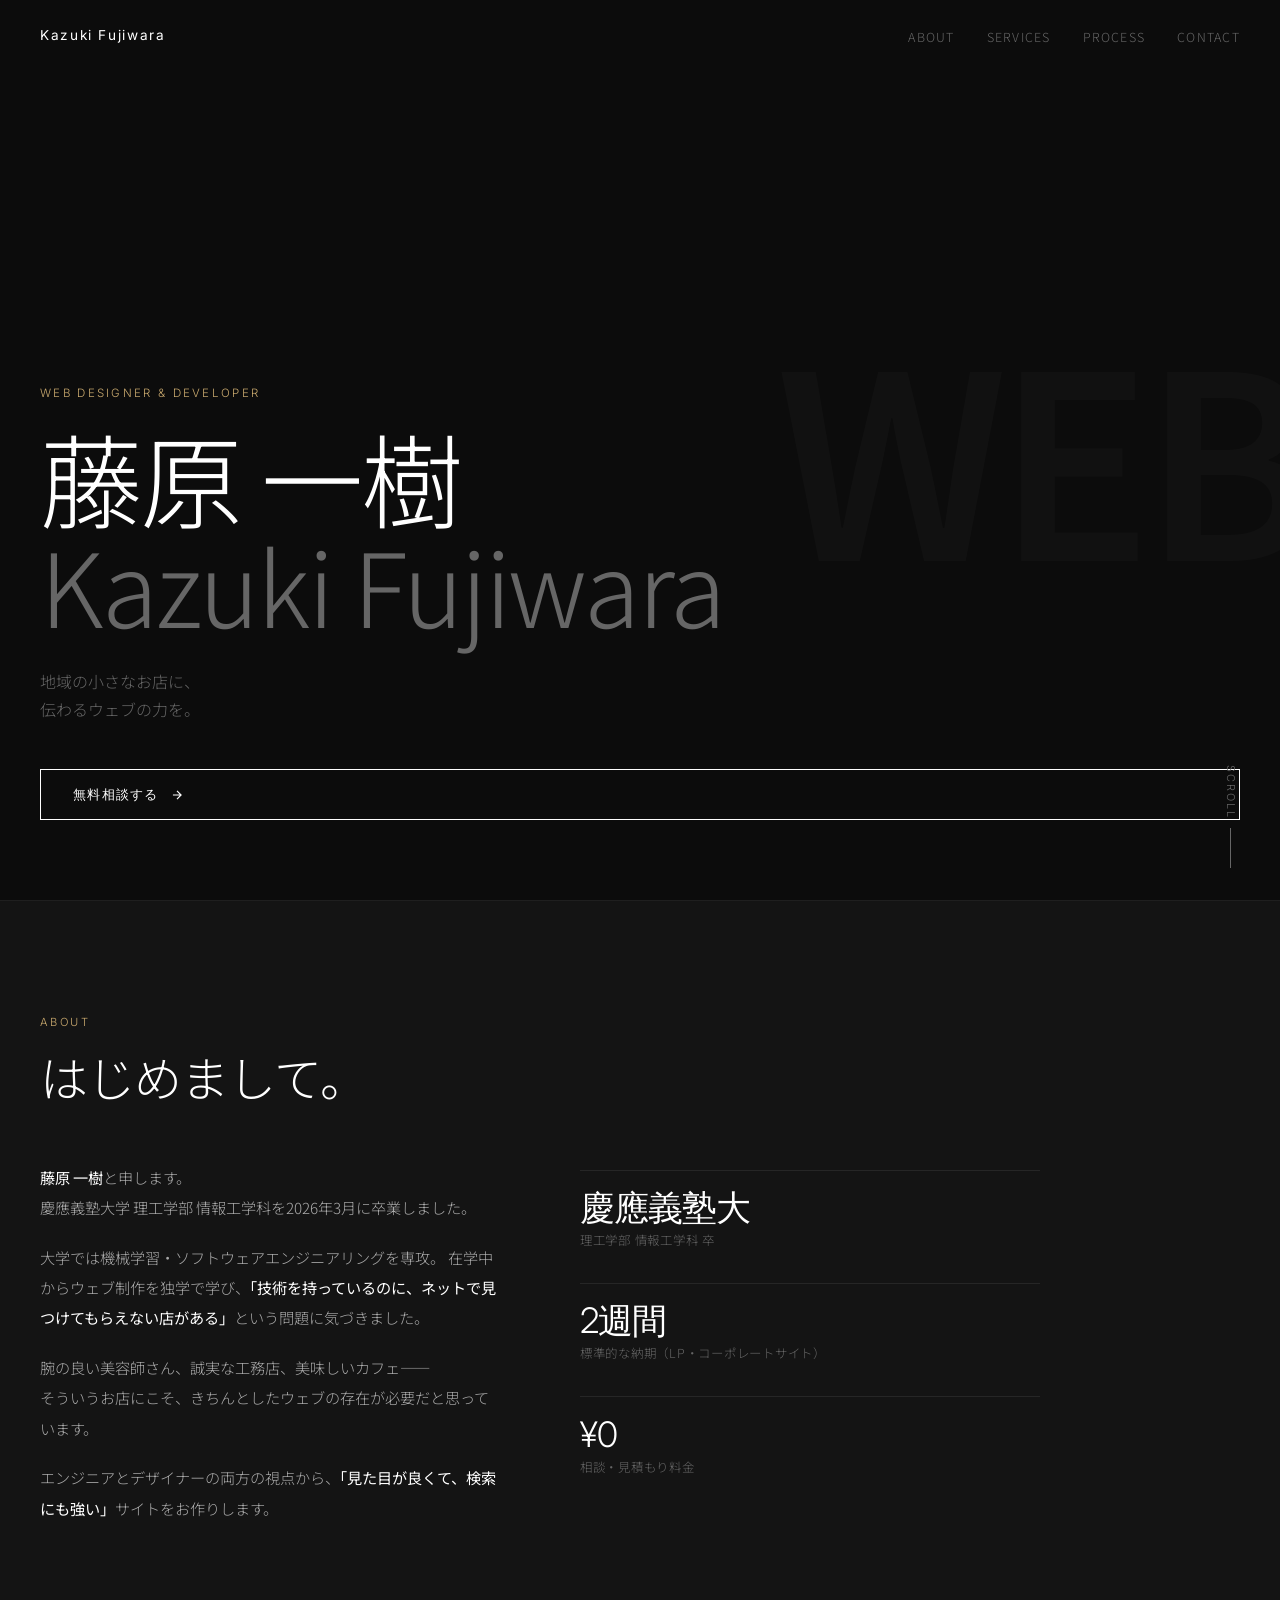
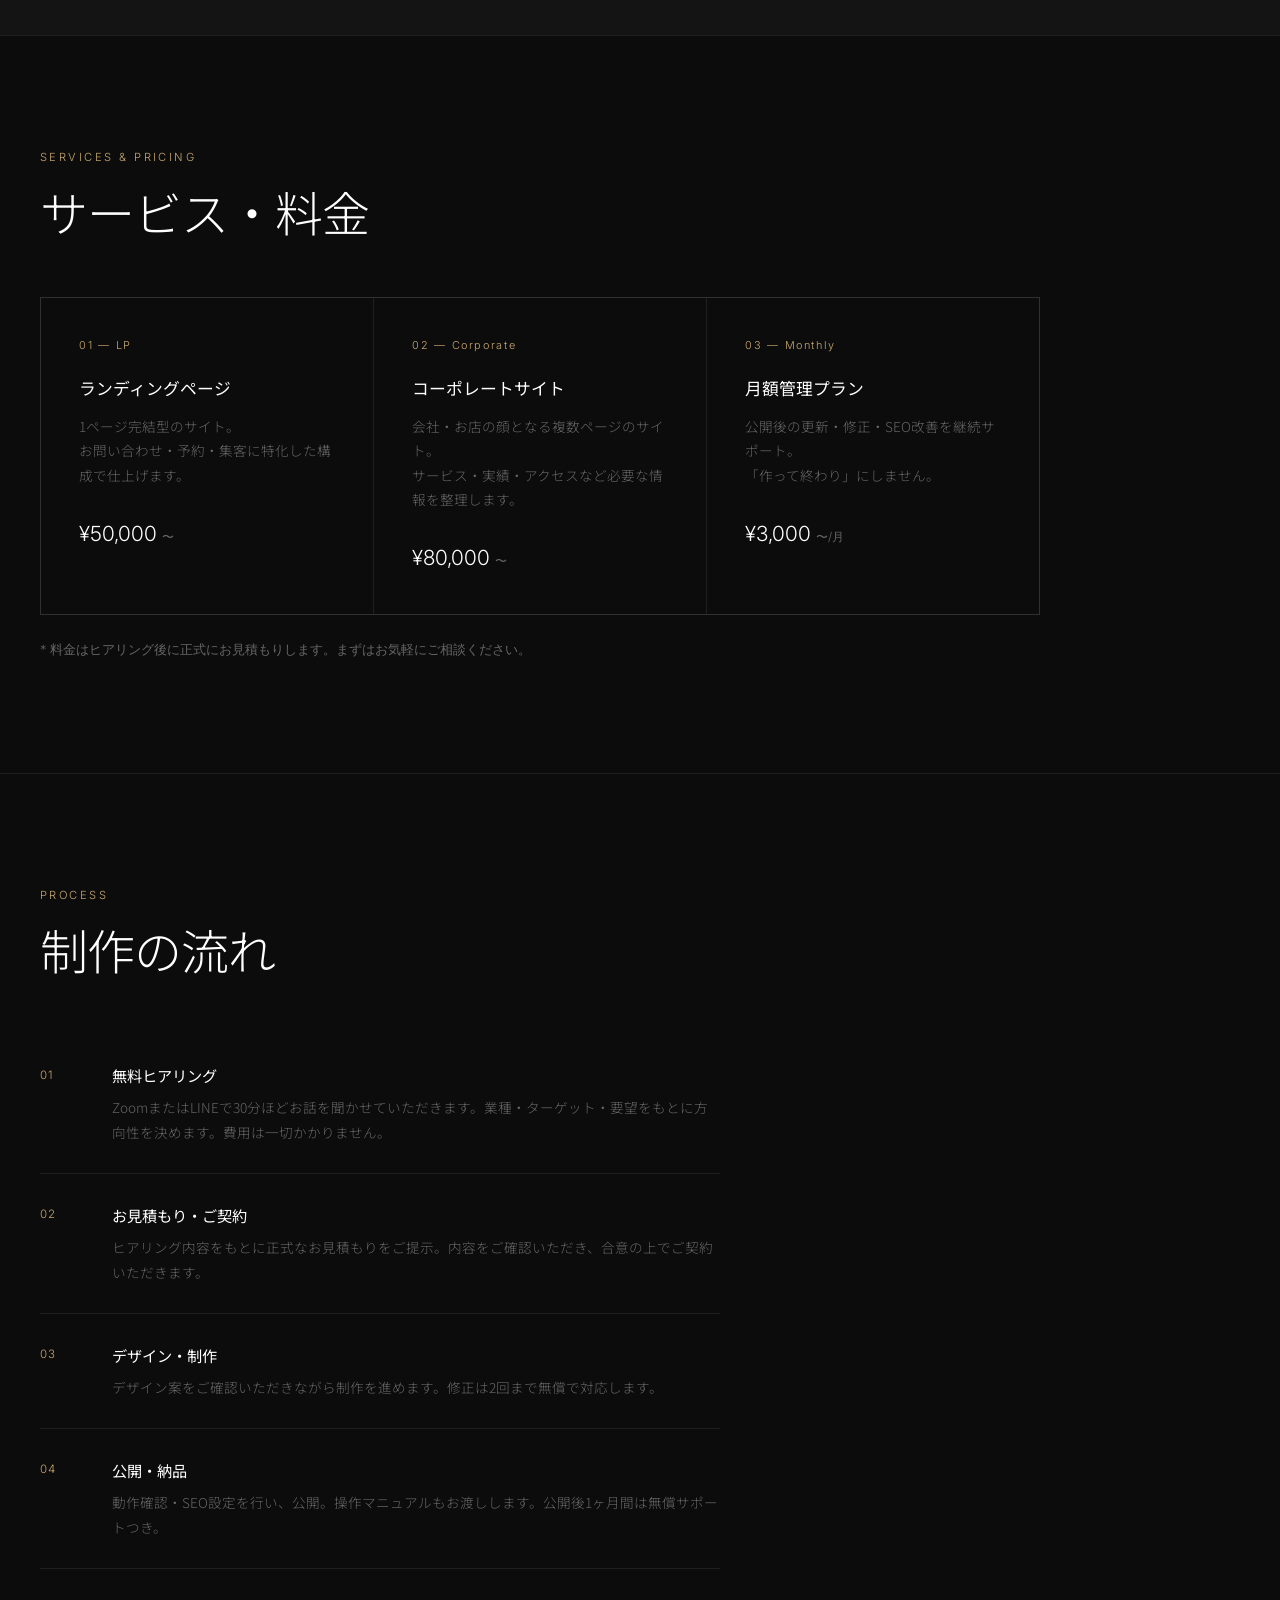
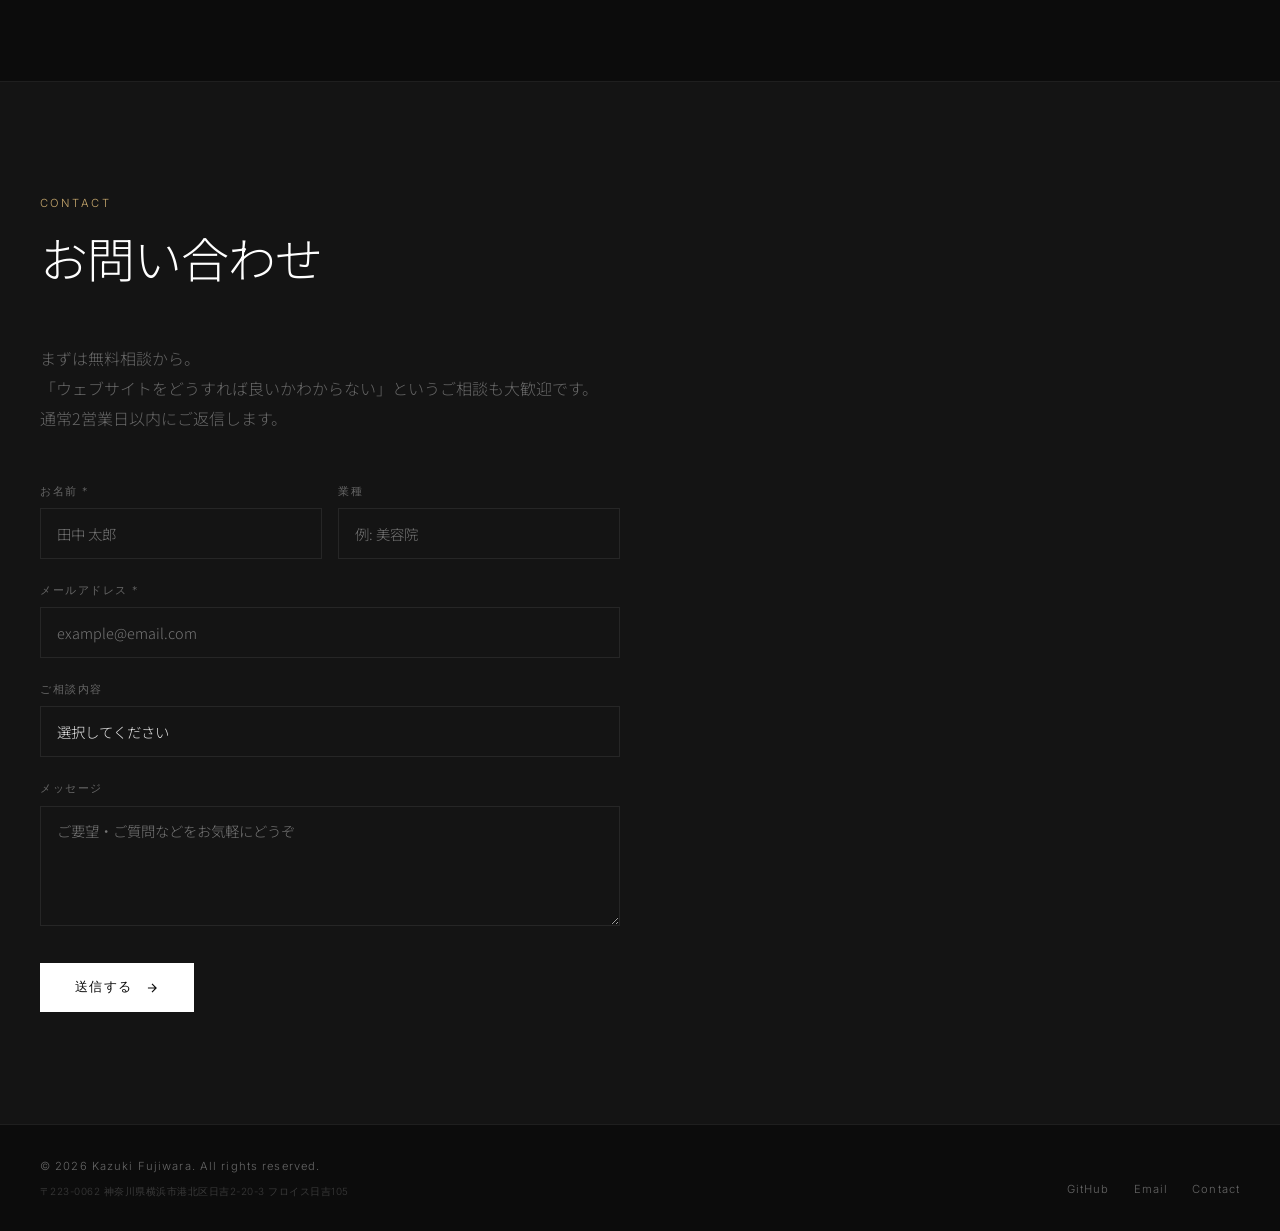
<file: homepage/index.html>
<!DOCTYPE html>
<html lang="ja">
<head>
  <meta charset="UTF-8">
  <meta name="viewport" content="width=device-width, initial-scale=1.0">
  <title>藤原 一樹 — Web Design</title>
  <link rel="preconnect" href="https://fonts.googleapis.com">
  <link href="https://fonts.googleapis.com/css2?family=Noto+Sans+JP:wght@300;400;500&family=Inter:wght@300;400;500;600&display=swap" rel="stylesheet">
  <style>
    *, *::before, *::after { box-sizing: border-box; margin: 0; padding: 0; }

    :root {
      --bg:       #0c0c0c;
      --bg2:      #141414;
      --border:   rgba(255,255,255,0.08);
      --text:     #e8e8e8;
      --muted:    #666;
      --accent:   #c9a96e;
      --white:    #ffffff;
      --mono:     'Inter', sans-serif;
      --sans:     'Noto Sans JP', 'Inter', sans-serif;
    }

    html { scroll-behavior: smooth; }

    body {
      background: var(--bg);
      color: var(--text);
      font-family: var(--sans);
      font-weight: 300;
      line-height: 1.7;
      -webkit-font-smoothing: antialiased;
    }

    /* ── NAV ── */
    nav {
      position: fixed; top: 0; left: 0; right: 0; z-index: 100;
      display: flex; justify-content: space-between; align-items: center;
      padding: 1.4rem 2.5rem;
      border-bottom: 1px solid transparent;
      transition: border-color .3s, background .3s;
    }
    nav.scrolled {
      background: rgba(12,12,12,.92);
      backdrop-filter: blur(12px);
      border-color: var(--border);
    }
    .nav-logo {
      font-family: var(--mono);
      font-size: .85rem;
      font-weight: 400;
      letter-spacing: .12em;
      color: var(--white);
      text-decoration: none;
    }
    .nav-links { display: flex; gap: 2rem; list-style: none; }
    .nav-links a {
      font-size: .78rem;
      letter-spacing: .1em;
      color: var(--muted);
      text-decoration: none;
      text-transform: uppercase;
      transition: color .2s;
    }
    .nav-links a:hover { color: var(--white); }

    /* ── HERO ── */
    #hero {
      min-height: 100vh;
      display: flex; flex-direction: column; justify-content: flex-end;
      padding: 0 2.5rem 5rem;
      position: relative;
      overflow: hidden;
    }
    .hero-eyebrow {
      font-family: var(--mono);
      font-size: .72rem;
      letter-spacing: .2em;
      text-transform: uppercase;
      color: var(--accent);
      margin-bottom: 1.2rem;
    }
    .hero-title {
      font-size: clamp(3rem, 8vw, 7rem);
      font-weight: 300;
      line-height: 1.05;
      letter-spacing: -.02em;
      color: var(--white);
      margin-bottom: 1.8rem;
    }
    .hero-title em {
      font-style: normal;
      display: block;
      color: var(--muted);
    }
    .hero-sub {
      font-size: 1rem;
      color: var(--muted);
      max-width: 480px;
      margin-bottom: 2.8rem;
      line-height: 1.8;
    }
    .hero-cta {
      display: inline-flex; align-items: center; gap: .7rem;
      padding: .85rem 2rem;
      border: 1px solid var(--white);
      color: var(--white);
      font-family: var(--mono);
      font-size: .8rem;
      letter-spacing: .1em;
      text-decoration: none;
      text-transform: uppercase;
      transition: background .25s, color .25s;
    }
    .hero-cta:hover { background: var(--white); color: var(--bg); }
    .hero-cta svg { width: 14px; height: 14px; transition: transform .2s; }
    .hero-cta:hover svg { transform: translateX(3px); }

    .hero-scroll {
      position: absolute; bottom: 2rem; right: 2.5rem;
      font-family: var(--mono);
      font-size: .68rem;
      letter-spacing: .18em;
      text-transform: uppercase;
      color: var(--muted);
      writing-mode: vertical-rl;
      display: flex; align-items: center; gap: .6rem;
    }
    .hero-scroll::after {
      content: '';
      display: block;
      width: 1px; height: 40px;
      background: var(--muted);
    }

    .hero-bg-text {
      position: absolute;
      top: 50%; right: -2%;
      transform: translateY(-50%);
      font-size: clamp(8rem, 20vw, 18rem);
      font-weight: 600;
      color: rgba(255,255,255,.025);
      letter-spacing: -.04em;
      pointer-events: none;
      white-space: nowrap;
      user-select: none;
    }

    /* ── SECTION COMMON ── */
    section { padding: 7rem 2.5rem; }
    .section-label {
      font-family: var(--mono);
      font-size: .7rem;
      letter-spacing: .22em;
      text-transform: uppercase;
      color: var(--accent);
      margin-bottom: 1rem;
    }
    .section-title {
      font-size: clamp(1.8rem, 4vw, 3rem);
      font-weight: 300;
      color: var(--white);
      letter-spacing: -.02em;
      margin-bottom: 3.5rem;
      line-height: 1.2;
    }
    .divider { width: 100%; height: 1px; background: var(--border); }

    /* ── ABOUT ── */
    #about { background: var(--bg2); }
    .about-grid {
      display: grid;
      grid-template-columns: 1fr 1fr;
      gap: 5rem;
      max-width: 1000px;
    }
    .about-body { font-size: .95rem; color: #aaa; line-height: 2; }
    .about-body p + p { margin-top: 1.2rem; }
    .about-body strong { color: var(--white); font-weight: 400; }
    .about-stats { display: flex; flex-direction: column; gap: 2rem; padding-top: .5rem; }
    .stat-item { border-top: 1px solid var(--border); padding-top: 1.2rem; }
    .stat-num {
      font-family: var(--mono);
      font-size: 2.2rem;
      font-weight: 300;
      color: var(--white);
      letter-spacing: -.03em;
      line-height: 1;
      margin-bottom: .3rem;
    }
    .stat-label { font-size: .78rem; color: var(--muted); letter-spacing: .06em; }

    /* ── SERVICES ── */
    .services-grid {
      display: grid;
      grid-template-columns: repeat(auto-fit, minmax(260px, 1fr));
      gap: 1px;
      background: var(--border);
      border: 1px solid var(--border);
      max-width: 1000px;
    }
    .service-card {
      background: var(--bg);
      padding: 2.4rem;
      transition: background .2s;
    }
    .service-card:hover { background: var(--bg2); }
    .service-icon {
      font-family: var(--mono);
      font-size: .68rem;
      letter-spacing: .15em;
      color: var(--accent);
      margin-bottom: 1.2rem;
    }
    .service-name {
      font-size: 1.05rem;
      font-weight: 400;
      color: var(--white);
      margin-bottom: .7rem;
    }
    .service-desc { font-size: .85rem; color: var(--muted); line-height: 1.8; margin-bottom: 1.8rem; }
    .service-price {
      font-family: var(--mono);
      font-size: 1.3rem;
      font-weight: 300;
      color: var(--white);
    }
    .service-price span { font-size: .75rem; color: var(--muted); margin-left: .3rem; }

    /* ── PROCESS ── */
    .process-list { max-width: 680px; }
    .process-item {
      display: grid;
      grid-template-columns: 3rem 1fr;
      gap: 1.5rem;
      padding: 1.8rem 0;
      border-bottom: 1px solid var(--border);
    }
    .process-num {
      font-family: var(--mono);
      font-size: .72rem;
      color: var(--accent);
      letter-spacing: .1em;
      padding-top: .15rem;
    }
    .process-content-title {
      font-size: .95rem;
      color: var(--white);
      font-weight: 400;
      margin-bottom: .4rem;
    }
    .process-content-desc { font-size: .85rem; color: var(--muted); line-height: 1.8; }

    /* ── CONTACT ── */
    #contact { background: var(--bg2); }
    .contact-wrap { max-width: 580px; }
    .contact-lead { font-size: 1rem; color: var(--muted); line-height: 1.9; margin-bottom: 3rem; }
    .form-row { margin-bottom: 1.4rem; }
    .form-row label {
      display: block;
      font-family: var(--mono);
      font-size: .68rem;
      letter-spacing: .14em;
      text-transform: uppercase;
      color: var(--muted);
      margin-bottom: .5rem;
    }
    .form-row input,
    .form-row select,
    .form-row textarea {
      width: 100%;
      background: transparent;
      border: 1px solid var(--border);
      color: var(--text);
      font-family: var(--sans);
      font-size: .9rem;
      font-weight: 300;
      padding: .85rem 1rem;
      outline: none;
      transition: border-color .2s;
      -webkit-appearance: none;
    }
    .form-row input:focus,
    .form-row select:focus,
    .form-row textarea:focus { border-color: rgba(255,255,255,.4); }
    .form-row textarea { min-height: 120px; resize: vertical; }
    .form-row select option { background: #1a1a1a; }
    .submit-btn {
      display: inline-flex; align-items: center; gap: .8rem;
      padding: 1rem 2.2rem;
      background: var(--white);
      color: var(--bg);
      font-family: var(--mono);
      font-size: .8rem;
      letter-spacing: .1em;
      text-transform: uppercase;
      border: none;
      cursor: pointer;
      transition: background .2s, color .2s;
      margin-top: .5rem;
    }
    .submit-btn:hover { background: var(--accent); color: var(--bg); }

    /* ── FOOTER ── */
    footer {
      padding: 2rem 2.5rem;
      display: flex; justify-content: space-between; align-items: flex-end;
      border-top: 1px solid var(--border);
      flex-wrap: wrap;
      gap: 1rem;
    }
    .footer-left { display: flex; flex-direction: column; gap: .4rem; }
    .footer-copy {
      font-family: var(--mono);
      font-size: .7rem;
      color: var(--muted);
      letter-spacing: .1em;
    }
    .footer-address {
      font-family: var(--mono);
      font-size: .62rem;
      color: #3a3a3a;
      letter-spacing: .05em;
    }
    .footer-links { display: flex; gap: 1.5rem; align-items: center; }
    .footer-links a {
      font-family: var(--mono);
      font-size: .7rem;
      letter-spacing: .1em;
      color: var(--muted);
      text-decoration: none;
      transition: color .2s;
    }
    .footer-links a:hover { color: var(--white); }

    /* ── FADE IN ── */
    .fade-in {
      opacity: 0;
      transform: translateY(24px);
      transition: opacity .7s ease, transform .7s ease;
    }
    .fade-in.visible { opacity: 1; transform: none; }

    /* ── RESPONSIVE ── */
    @media (max-width: 768px) {
      nav { padding: 1.2rem 1.4rem; }
      .nav-links { display: none; }
      #hero { padding: 0 1.4rem 4rem; }
      section { padding: 5rem 1.4rem; }
      .about-grid { grid-template-columns: 1fr; gap: 3rem; }
      footer { flex-direction: column; align-items: flex-start; }
      .hero-bg-text { display: none; }
    }
  </style>
</head>
<body>

<!-- NAV -->
<nav id="nav">
  <a class="nav-logo" href="#hero">Kazuki Fujiwara</a>
  <ul class="nav-links">
    <li><a href="#about">About</a></li>
    <li><a href="#services">Services</a></li>
    <li><a href="#process">Process</a></li>
    <li><a href="#contact">Contact</a></li>
  </ul>
</nav>

<!-- HERO -->
<section id="hero">
  <div class="hero-bg-text">WEB</div>
  <div class="hero-eyebrow">Web Designer &amp; Developer</div>
  <h1 class="hero-title">
    藤原 一樹
    <em>Kazuki Fujiwara</em>
  </h1>
  <p class="hero-sub">
    地域の小さなお店に、<br>
    伝わるウェブの力を。
  </p>
  <a href="#contact" class="hero-cta">
    無料相談する
    <svg viewBox="0 0 24 24" fill="none" stroke="currentColor" stroke-width="2"><path d="M5 12h14M12 5l7 7-7 7"/></svg>
  </a>
  <div class="hero-scroll">Scroll</div>
</section>

<div class="divider"></div>

<!-- ABOUT -->
<section id="about">
  <div class="fade-in">
    <p class="section-label">About</p>
    <h2 class="section-title">はじめまして。</h2>
  </div>
  <div class="about-grid fade-in">
    <div class="about-body">
      <p>
        <strong>藤原 一樹</strong>と申します。<br>
        慶應義塾大学 理工学部 情報工学科を2026年3月に卒業しました。
      </p>
      <p>
        大学では機械学習・ソフトウェアエンジニアリングを専攻。
        在学中からウェブ制作を独学で学び、<strong>「技術を持っているのに、ネットで見つけてもらえない店がある」</strong>という問題に気づきました。
      </p>
      <p>
        腕の良い美容師さん、誠実な工務店、美味しいカフェ——<br>
        そういうお店にこそ、きちんとしたウェブの存在が必要だと思っています。
      </p>
      <p>
        エンジニアとデザイナーの両方の視点から、<strong>「見た目が良くて、検索にも強い」</strong>サイトをお作りします。
      </p>
    </div>
    <div class="about-stats">
      <div class="stat-item">
        <div class="stat-num">慶應義塾大</div>
        <div class="stat-label">理工学部 情報工学科 卒</div>
      </div>
      <div class="stat-item">
        <div class="stat-num">2週間</div>
        <div class="stat-label">標準的な納期（LP・コーポレートサイト）</div>
      </div>
      <div class="stat-item">
        <div class="stat-num">¥0</div>
        <div class="stat-label">相談・見積もり料金</div>
      </div>
    </div>
  </div>
</section>

<div class="divider"></div>

<!-- SERVICES -->
<section id="services">
  <div class="fade-in">
    <p class="section-label">Services &amp; Pricing</p>
    <h2 class="section-title">サービス・料金</h2>
  </div>
  <div class="services-grid fade-in">
    <div class="service-card">
      <div class="service-icon">01 — LP</div>
      <div class="service-name">ランディングページ</div>
      <div class="service-desc">
        1ページ完結型のサイト。<br>
        お問い合わせ・予約・集客に特化した構成で仕上げます。
      </div>
      <div class="service-price">¥50,000<span>〜</span></div>
    </div>
    <div class="service-card">
      <div class="service-icon">02 — Corporate</div>
      <div class="service-name">コーポレートサイト</div>
      <div class="service-desc">
        会社・お店の顔となる複数ページのサイト。<br>
        サービス・実績・アクセスなど必要な情報を整理します。
      </div>
      <div class="service-price">¥80,000<span>〜</span></div>
    </div>
    <div class="service-card">
      <div class="service-icon">03 — Monthly</div>
      <div class="service-name">月額管理プラン</div>
      <div class="service-desc">
        公開後の更新・修正・SEO改善を継続サポート。<br>
        「作って終わり」にしません。
      </div>
      <div class="service-price">¥3,000<span>〜/月</span></div>
    </div>
  </div>
  <p style="margin-top:1.5rem; font-size:.8rem; color:var(--muted); font-family:var(--mono);">
    * 料金はヒアリング後に正式にお見積もりします。まずはお気軽にご相談ください。
  </p>
</section>

<div class="divider"></div>

<!-- PROCESS -->
<section id="process">
  <div class="fade-in">
    <p class="section-label">Process</p>
    <h2 class="section-title">制作の流れ</h2>
  </div>
  <div class="process-list fade-in">
    <div class="process-item">
      <div class="process-num">01</div>
      <div>
        <div class="process-content-title">無料ヒアリング</div>
        <div class="process-content-desc">ZoomまたはLINEで30分ほどお話を聞かせていただきます。業種・ターゲット・要望をもとに方向性を決めます。費用は一切かかりません。</div>
      </div>
    </div>
    <div class="process-item">
      <div class="process-num">02</div>
      <div>
        <div class="process-content-title">お見積もり・ご契約</div>
        <div class="process-content-desc">ヒアリング内容をもとに正式なお見積もりをご提示。内容をご確認いただき、合意の上でご契約いただきます。</div>
      </div>
    </div>
    <div class="process-item">
      <div class="process-num">03</div>
      <div>
        <div class="process-content-title">デザイン・制作</div>
        <div class="process-content-desc">デザイン案をご確認いただきながら制作を進めます。修正は2回まで無償で対応します。</div>
      </div>
    </div>
    <div class="process-item">
      <div class="process-num">04</div>
      <div>
        <div class="process-content-title">公開・納品</div>
        <div class="process-content-desc">動作確認・SEO設定を行い、公開。操作マニュアルもお渡しします。公開後1ヶ月間は無償サポートつき。</div>
      </div>
    </div>
  </div>
</section>

<div class="divider"></div>

<!-- CONTACT -->
<section id="contact">
  <div class="fade-in">
    <p class="section-label">Contact</p>
    <h2 class="section-title">お問い合わせ</h2>
  </div>
  <div class="contact-wrap fade-in">
    <p class="contact-lead">
      まずは無料相談から。<br>
      「ウェブサイトをどうすれば良いかわからない」というご相談も大歓迎です。<br>
      通常2営業日以内にご返信します。
    </p>
    <form id="contact-form" action="https://formspree.io/f/xwvyplna" method="POST">
      <div style="display:grid; grid-template-columns:1fr 1fr; gap:1rem">
        <div class="form-row">
          <label>お名前 *</label>
          <input type="text" name="name" required placeholder="田中 太郎">
        </div>
        <div class="form-row">
          <label>業種</label>
          <input type="text" name="industry" placeholder="例: 美容院">
        </div>
      </div>
      <div class="form-row">
        <label>メールアドレス *</label>
        <input type="email" name="email" required placeholder="example@email.com">
      </div>
      <div class="form-row">
        <label>ご相談内容</label>
        <select name="service">
          <option value="">選択してください</option>
          <option>ランディングページを作りたい</option>
          <option>コーポレートサイトを作りたい</option>
          <option>今のサイトをリニューアルしたい</option>
          <option>まずは相談だけしたい</option>
          <option>その他</option>
        </select>
      </div>
      <div class="form-row">
        <label>メッセージ</label>
        <textarea name="message" placeholder="ご要望・ご質問などをお気軽にどうぞ"></textarea>
      </div>
      <button type="submit" class="submit-btn">
        送信する
        <svg width="14" height="14" viewBox="0 0 24 24" fill="none" stroke="currentColor" stroke-width="2"><path d="M5 12h14M12 5l7 7-7 7"/></svg>
      </button>
    </form>
  </div>
</section>

<!-- FOOTER -->
<footer>
  <div class="footer-left">
    <div class="footer-copy">© 2026 Kazuki Fujiwara. All rights reserved.</div>
    <div class="footer-address">〒223-0062 神奈川県横浜市港北区日吉2-20-3 フロイス日吉105</div>
  </div>
  <div class="footer-links">
    <a href="https://github.com/kazu217" target="_blank" rel="noopener">GitHub</a>
    <a href="mailto:116automation@gmail.com">Email</a>
    <a href="#contact">Contact</a>
  </div>
</footer>

<script>
  const nav = document.getElementById('nav');
  window.addEventListener('scroll', () => {
    nav.classList.toggle('scrolled', window.scrollY > 40);
  });

  const observer = new IntersectionObserver((entries) => {
    entries.forEach(el => {
      if (el.isIntersecting) {
        el.target.classList.add('visible');
        observer.unobserve(el.target);
      }
    });
  }, { threshold: 0.12 });
  document.querySelectorAll('.fade-in').forEach(el => observer.observe(el));
</script>
</body>
</html>
</file>
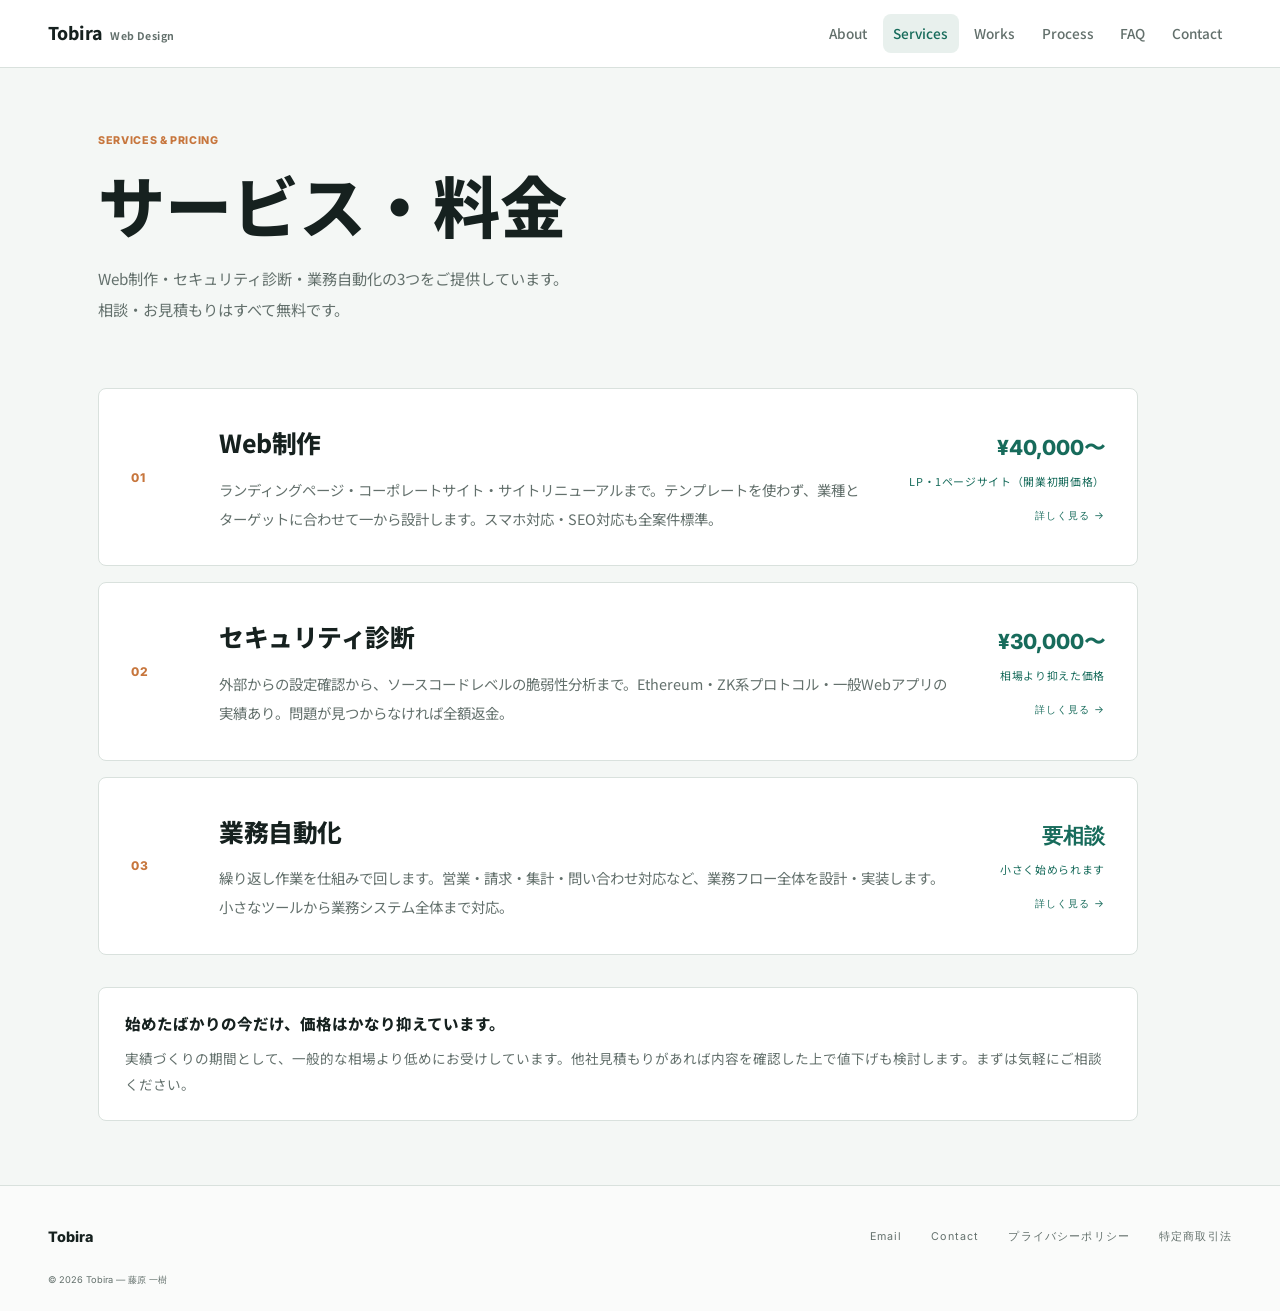
<file: services/index.html>
<!DOCTYPE html>
<html lang="ja">
<head>
  <meta charset="UTF-8">
  <meta name="viewport" content="width=device-width, initial-scale=1.0">
  <title>Services — Tobira</title>
  <meta name="description" content="TobiraのサービスはWeb制作・セキュリティ診断・業務自動化の3つ。相談・見積もり無料。">
  <meta http-equiv="X-Content-Type-Options" content="nosniff">
  <meta http-equiv="Referrer-Policy" content="strict-origin-when-cross-origin">
  <link rel="preconnect" href="https://fonts.googleapis.com">
  <link href="https://fonts.googleapis.com/css2?family=Noto+Sans+JP:wght@300;400;500&family=Inter:wght@200;300;400;500;600&display=swap" rel="stylesheet">
  <style>
    *, *::before, *::after { box-sizing: border-box; margin: 0; padding: 0; }
    :root {
      --bg:#080808;--bg2:#101010;--bg3:#1a1a1a;
      --border:rgba(255,255,255,0.10);
      --text:#e0e0e0;--muted:#909090;--muted2:#b8b8b8;
      --accent:#d4aa6a;--white:#f5f5f5;
      --mono:'Inter',sans-serif;--sans:'Noto Sans JP','Inter',sans-serif;
    }
    html { scroll-behavior: smooth; }
    body { background:var(--bg);color:var(--text);font-family:var(--sans);font-weight:300;line-height:1.75;-webkit-font-smoothing:antialiased;cursor:none; }
    .grain { position:fixed;inset:-200%;width:500%;height:500%;background-image:url("data:image/svg+xml,<svg xmlns='http://www.w3.org/2000/svg' width='200' height='200'><filter id='n'><feTurbulence type='fractalNoise' baseFrequency='0.85' numOctaves='4' stitchTiles='stitch'/><feColorMatrix type='saturate' values='0'/></filter><rect width='200' height='200' filter='url(%23n)' opacity='1'/></svg>");opacity:0.022;pointer-events:none;z-index:9998;animation:grain 7s steps(10) infinite; }
    @keyframes grain { 0%{transform:translate(0,0)}10%{transform:translate(-3%,-8%)}25%{transform:translate(-12%,5%)}37%{transform:translate(6%,-20%)}50%{transform:translate(-4%,20%)}62%{transform:translate(-12%,8%)}75%{transform:translate(12%,-2%)}87%{transform:translate(2%,14%)} }
    .cursor { position:fixed;width:7px;height:7px;background:var(--white);border-radius:50%;pointer-events:none;z-index:10000;transform:translate(-50%,-50%);transition:width .18s,height .18s;mix-blend-mode:difference; }
    .cursor-ring { position:fixed;width:38px;height:38px;border:1px solid rgba(255,255,255,0.22);border-radius:50%;pointer-events:none;z-index:10000;transform:translate(-50%,-50%);transition:width .25s,height .25s,border-color .25s,left .08s linear,top .08s linear; }
    .cursor.grow { width:14px;height:14px; } .cursor-ring.grow { width:58px;height:58px;border-color:rgba(212,170,106,0.4); }
    @media (max-width:768px) { .cursor,.cursor-ring { display:none; } }
    nav { position:fixed;top:0;left:0;right:0;z-index:100;display:flex;justify-content:space-between;align-items:center;padding:1.5rem 3rem;transition:border-color .4s,background .4s;border-bottom:1px solid transparent; }
    nav.scrolled { background:rgba(8,8,8,.92);backdrop-filter:blur(20px);border-color:var(--border); }
    .nav-logo { font-family:var(--mono);font-size:1.05rem;font-weight:500;letter-spacing:.06em;color:var(--white);text-decoration:none; }
    .nav-logo span { font-size:.58rem;font-weight:300;letter-spacing:.22em;color:var(--muted);margin-left:.7rem;text-transform:uppercase;vertical-align:middle; }
    .nav-links { display:flex;gap:2.2rem;list-style:none; }
    .nav-links a { font-size:.73rem;letter-spacing:.13em;color:var(--muted);text-decoration:none;text-transform:uppercase;transition:color .2s; }
    .nav-links a:hover,.nav-links a.active { color:var(--white); }
    @media (max-width:768px) { nav { padding:1.2rem 1.5rem; } .nav-links { display:none; } }

    section { padding:10rem 3rem 8rem; }
    .section-label { font-family:var(--mono);font-size:.67rem;letter-spacing:.26em;text-transform:uppercase;color:var(--accent);margin-bottom:1.1rem; }
    .section-title { font-size:clamp(2rem,4vw,3.2rem);font-weight:300;color:var(--white);letter-spacing:-.025em;margin-bottom:1.2rem;line-height:1.15; }
    .section-sub { font-size:.95rem;color:var(--muted2);margin-bottom:4rem;line-height:2; }
    .fade-in { opacity:0;transform:translateY(28px);transition:opacity .75s ease,transform .75s ease; }
    .fade-in.visible { opacity:1;transform:none; }

    .services-hub { display:grid;grid-template-columns:1fr;gap:1px;background:var(--border);border:1px solid var(--border);max-width:1040px; }
    .service-row {
      background:var(--bg2);display:grid;grid-template-columns:2.5rem 1fr auto;
      align-items:center;gap:3rem;padding:3rem 3.2rem;
      text-decoration:none;color:var(--text);
      transition:background .25s;position:relative;overflow:hidden;
    }
    .service-row::after { content:'';position:absolute;bottom:0;left:0;width:0;height:2px;background:var(--accent);transition:width .4s ease; }
    .service-row:hover { background:var(--bg3); }
    .service-row:hover::after { width:100%; }
    .service-row-num { font-family:var(--mono);font-size:.75rem;color:var(--accent);letter-spacing:.14em; }
    .service-row-body {}
    .service-row-title { font-size:1.55rem;font-weight:300;color:var(--white);letter-spacing:-.02em;margin-bottom:.7rem; }
    .service-row-desc { font-size:.9rem;color:var(--muted2);line-height:2; }
    .service-row-right { text-align:right;flex-shrink:0; }
    .service-row-price { font-family:var(--mono);font-size:1.3rem;font-weight:200;color:var(--white);white-space:nowrap; }
    .service-row-note { font-size:.68rem;color:var(--accent);letter-spacing:.06em;margin-top:.35rem; }
    .service-row-cta { font-family:var(--mono);font-size:.65rem;letter-spacing:.1em;color:var(--muted);margin-top:1rem;transition:color .2s,transform .2s;display:block; }
    .service-row:hover .service-row-cta { color:var(--accent);transform:translateX(4px); }
    @media (max-width:768px) {
      .service-row { grid-template-columns:1fr;gap:1.2rem;padding:2.2rem 1.8rem; }
      .service-row-right { text-align:left; }
      section { padding:7rem 1.5rem 5rem; }
    }

    .pricing-note { max-width:1040px;margin-top:2rem;padding:1.4rem 1.6rem;border-left:2px solid var(--accent);background:rgba(212,170,106,.06); }
    .pricing-note-title { font-size:.97rem;color:var(--white);margin-bottom:.5rem;line-height:1.7; }
    .pricing-note-text { font-size:.85rem;color:var(--muted2);line-height:1.95; }

    footer { padding:2.4rem 3rem 1.4rem;border-top:1px solid var(--border);background:var(--bg2); }
    .footer-main { display:flex;justify-content:space-between;align-items:center;flex-wrap:wrap;gap:1rem;margin-bottom:1.4rem; }
    .footer-brand { font-family:var(--mono);font-size:.9rem;font-weight:500;color:var(--white); }
    .footer-links { display:flex;gap:1.8rem;align-items:center;flex-wrap:wrap; }
    .footer-links a { font-family:var(--mono);font-size:.67rem;letter-spacing:.11em;color:var(--muted);text-decoration:none;transition:color .2s; }
    .footer-links a:hover { color:var(--white); }
    .footer-copy { font-family:var(--mono);font-size:.58rem;color:#333;margin-top:.5rem; }
    @media (max-width:768px) { footer { padding:2rem 1.5rem 1rem; } .footer-main { flex-direction:column;align-items:flex-start; } }
  </style>
  <link rel="stylesheet" href="/tobira-theme.css">
</head>
<body>
<div class="grain"></div>
<div class="cursor" id="cursor"></div>
<div class="cursor-ring" id="cursorRing"></div>
<nav id="nav">
  <a class="nav-logo" href="/">Tobira<span>Web Design</span></a>
  <ul class="nav-links">
    <li><a href="../about.html">About</a></li>
    <li><a href="index.html" class="active">Services</a></li>
    <li><a href="../works.html">Works</a></li>
    <li><a href="../process.html">Process</a></li>
    <li><a href="../faq.html">FAQ</a></li>
    <li><a href="../contact.html">Contact</a></li>
  </ul>
</nav>
<section>
  <div class="fade-in">
    <p class="section-label">Services &amp; Pricing</p>
    <h2 class="section-title">サービス・料金</h2>
    <p class="section-sub">Web制作・セキュリティ診断・業務自動化の3つをご提供しています。<br>相談・お見積もりはすべて無料です。</p>
  </div>
  <div class="services-hub fade-in">
    <a href="web.html" class="service-row">
      <div class="service-row-num">01</div>
      <div class="service-row-body">
        <div class="service-row-title">Web制作</div>
        <div class="service-row-desc">ランディングページ・コーポレートサイト・サイトリニューアルまで。テンプレートを使わず、業種とターゲットに合わせて一から設計します。スマホ対応・SEO対応も全案件標準。</div>
      </div>
      <div class="service-row-right">
        <div class="service-row-price">¥40,000〜</div>
        <div class="service-row-note">LP・1ページサイト（開業初期価格）</div>
        <span class="service-row-cta">詳しく見る →</span>
      </div>
    </a>
    <a href="security.html" class="service-row">
      <div class="service-row-num">02</div>
      <div class="service-row-body">
        <div class="service-row-title">セキュリティ診断</div>
        <div class="service-row-desc">外部からの設定確認から、ソースコードレベルの脆弱性分析まで。Ethereum・ZK系プロトコル・一般Webアプリの実績あり。問題が見つからなければ全額返金。</div>
      </div>
      <div class="service-row-right">
        <div class="service-row-price">¥30,000〜</div>
        <div class="service-row-note">相場より抑えた価格</div>
        <span class="service-row-cta">詳しく見る →</span>
      </div>
    </a>
    <a href="automation.html" class="service-row">
      <div class="service-row-num">03</div>
      <div class="service-row-body">
        <div class="service-row-title">業務自動化</div>
        <div class="service-row-desc">繰り返し作業を仕組みで回します。営業・請求・集計・問い合わせ対応など、業務フロー全体を設計・実装します。小さなツールから業務システム全体まで対応。</div>
      </div>
      <div class="service-row-right">
        <div class="service-row-price">要相談</div>
        <div class="service-row-note">小さく始められます</div>
        <span class="service-row-cta">詳しく見る →</span>
      </div>
    </a>
  </div>
  <div class="pricing-note fade-in">
    <div class="pricing-note-title">始めたばかりの今だけ、価格はかなり抑えています。</div>
    <div class="pricing-note-text">実績づくりの期間として、一般的な相場より低めにお受けしています。他社見積もりがあれば内容を確認した上で値下げも検討します。まずは気軽にご相談ください。</div>
  </div>
</section>
<footer>
  <div class="footer-main">
    <div class="footer-brand">Tobira</div>
    <div class="footer-links">
      <a href="mailto:tobira.webdesign@gmail.com">Email</a>
      <a href="../contact.html">Contact</a>
      <a href="../privacy.html">プライバシーポリシー</a>
      <a href="../tokushoho.html">特定商取引法</a>
    </div>
  </div>
  <div class="footer-copy">© 2026 Tobira — 藤原 一樹</div>
</footer>
<script>
  const nav=document.getElementById('nav');
  window.addEventListener('scroll',()=>{ nav.classList.toggle('scrolled',window.scrollY>40); });
  const io=new IntersectionObserver(entries=>{entries.forEach(e=>{if(e.isIntersecting){e.target.classList.add('visible');io.unobserve(e.target);}});},{threshold:0.08});
  document.querySelectorAll('.fade-in').forEach(el=>io.observe(el));
  const cursor=document.getElementById('cursor'),ring=document.getElementById('cursorRing');
  if(cursor&&ring){let mx=0,my=0,rx=0,ry=0;document.addEventListener('mousemove',e=>{mx=e.clientX;my=e.clientY;});(function loop(){rx+=(mx-rx)*.14;ry+=(my-ry)*.14;cursor.style.left=mx+'px';cursor.style.top=my+'px';ring.style.left=rx+'px';ring.style.top=ry+'px';requestAnimationFrame(loop);})();document.querySelectorAll('a,button').forEach(el=>{el.addEventListener('mouseenter',()=>{cursor.classList.add('grow');ring.classList.add('grow');});el.addEventListener('mouseleave',()=>{cursor.classList.remove('grow');ring.classList.remove('grow');});});document.addEventListener('mouseleave',()=>{cursor.style.opacity='0';ring.style.opacity='0';});document.addEventListener('mouseenter',()=>{cursor.style.opacity='1';ring.style.opacity='1';});}
</script>
</body>
</html>
</file>
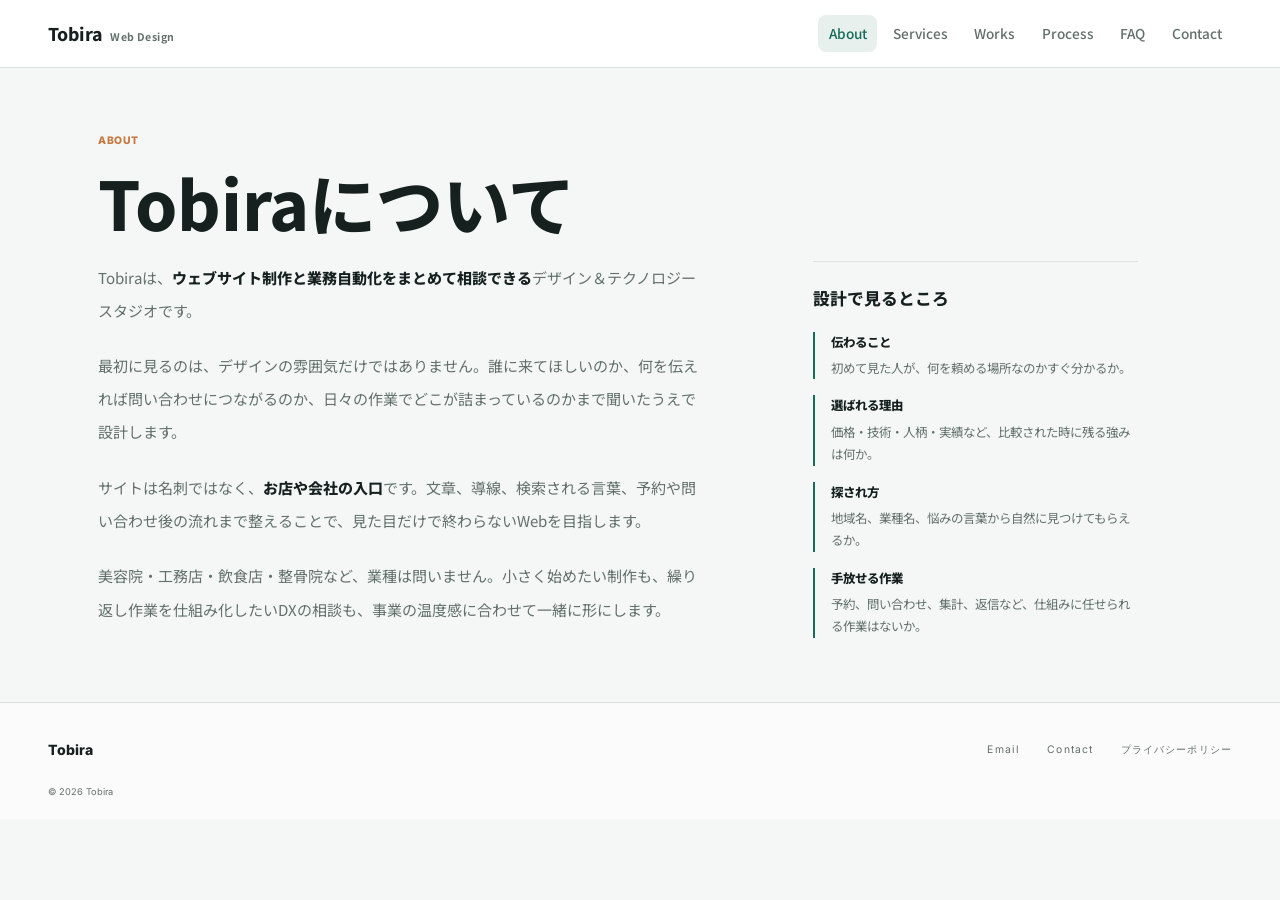
<file: about.html>
<!DOCTYPE html>
<html lang="ja">
<head>
  <meta charset="UTF-8">
  <meta name="viewport" content="width=device-width, initial-scale=1.0">
  <title>About — Tobira</title>
  <meta name="description" content="TobiraはWeb制作と業務自動化を軸にしたデザイン＆テクノロジースタジオです。">
  <link rel="preconnect" href="https://fonts.googleapis.com">
  <link href="https://fonts.googleapis.com/css2?family=Noto+Sans+JP:wght@300;400;500&family=Inter:wght@200;300;400;500;600&display=swap" rel="stylesheet">
  <style>
    *, *::before, *::after { box-sizing: border-box; margin: 0; padding: 0; }
    :root { --bg:#090909;--bg2:#101010;--bg3:#161616;--border:rgba(255,255,255,0.07);--text:#d4d4d4;--muted:#787878;--muted2:#a0a0a0;--accent:#c9a96e;--white:#f2f2f2;--mono:'Inter',sans-serif;--sans:'Noto Sans JP','Inter',sans-serif; }
    html { scroll-behavior: smooth; }
    body { background:var(--bg);color:var(--text);font-family:var(--sans);font-weight:300;line-height:1.7;-webkit-font-smoothing:antialiased;cursor:none; }
    .grain { position:fixed;inset:-200%;width:500%;height:500%;background-image:url("data:image/svg+xml,<svg xmlns='http://www.w3.org/2000/svg' width='200' height='200'><filter id='n'><feTurbulence type='fractalNoise' baseFrequency='0.85' numOctaves='4' stitchTiles='stitch'/><feColorMatrix type='saturate' values='0'/></filter><rect width='200' height='200' filter='url(%23n)' opacity='1'/></svg>");opacity:0.028;pointer-events:none;z-index:9998;animation:grain 7s steps(10) infinite; }
    @keyframes grain { 0%{transform:translate(0,0)}10%{transform:translate(-3%,-8%)}25%{transform:translate(-12%,5%)}37%{transform:translate(6%,-20%)}50%{transform:translate(-4%,20%)}62%{transform:translate(-12%,8%)}75%{transform:translate(12%,-2%)}87%{transform:translate(2%,14%)} }
    .cursor { position:fixed;width:7px;height:7px;background:var(--white);border-radius:50%;pointer-events:none;z-index:10000;transform:translate(-50%,-50%);transition:width .18s,height .18s;mix-blend-mode:difference; }
    .cursor-ring { position:fixed;width:38px;height:38px;border:1px solid rgba(255,255,255,0.2);border-radius:50%;pointer-events:none;z-index:10000;transform:translate(-50%,-50%);transition:width .25s,height .25s,border-color .25s,left .08s linear,top .08s linear; }
    .cursor.grow { width:14px;height:14px; } .cursor-ring.grow { width:58px;height:58px;border-color:rgba(201,169,110,0.35); }
    @media (max-width:768px) { .cursor,.cursor-ring { display:none; } }
    nav { position:fixed;top:0;left:0;right:0;z-index:100;display:flex;justify-content:space-between;align-items:center;padding:1.5rem 3rem;transition:border-color .4s,background .4s;border-bottom:1px solid transparent; }
    nav.scrolled { background:rgba(9,9,9,.9);backdrop-filter:blur(18px);border-color:var(--border); }
    .nav-logo { font-family:var(--mono);font-size:1rem;font-weight:500;letter-spacing:.08em;color:var(--white);text-decoration:none; }
    .nav-logo span { font-size:.58rem;font-weight:300;letter-spacing:.22em;color:var(--muted);margin-left:.7rem;text-transform:uppercase;vertical-align:middle; }
    .nav-links { display:flex;gap:2.2rem;list-style:none; }
    .nav-links a { font-size:.71rem;letter-spacing:.13em;color:var(--muted);text-decoration:none;text-transform:uppercase;transition:color .2s; }
    .nav-links a:hover,.nav-links a.active { color:var(--white); }
    @media (max-width:768px) { nav { padding:1.2rem 1.5rem; } .nav-links { display:none; } }
    section { padding:10rem 3rem 8rem; }
    .section-label { font-family:var(--mono);font-size:.65rem;letter-spacing:.28em;text-transform:uppercase;color:var(--accent);margin-bottom:1rem; }
    .section-title { font-size:clamp(1.9rem,4vw,3.1rem);font-weight:300;color:var(--white);letter-spacing:-.025em;margin-bottom:4rem;line-height:1.15; }
    .fade-in { opacity:0;transform:translateY(24px);transition:opacity .7s ease,transform .7s ease; }
    .fade-in.visible { opacity:1;transform:none; }
    .about-grid { display:grid;grid-template-columns:1.3fr .7fr;gap:7rem;max-width:1040px; }
    .about-body { font-size:.94rem;color:#b0b0b0;line-height:2.2; }
    .about-body p+p { margin-top:1.4rem; }
    .about-body strong { color:var(--white);font-weight:400; }
    .about-note { border-top:1px solid var(--border);padding-top:1.5rem; }
    .about-note-title { font-size:1.05rem;color:var(--white);font-weight:500;margin-bottom:1.25rem; }
    .about-note-list { display:grid;gap:1.05rem; }
    .about-note-item { border-left:2px solid var(--accent);padding-left:1rem; }
    .about-note-key { font-size:.78rem;color:var(--white);font-weight:500;margin-bottom:.25rem; }
    .about-note-text { font-size:.78rem;color:var(--muted);line-height:1.8; }
    @media (max-width:768px) { .about-grid { grid-template-columns:1fr;gap:3.5rem; } section { padding:7rem 1.5rem 5rem; } }
    footer { padding:2.2rem 3rem 1.2rem;border-top:1px solid var(--border); }
    .footer-main { display:flex;justify-content:space-between;align-items:center;flex-wrap:wrap;gap:1rem;margin-bottom:1.4rem; }
    .footer-brand { font-family:var(--mono);font-size:.88rem;font-weight:500;color:var(--white); }
    .footer-links { display:flex;gap:1.7rem;align-items:center; }
    .footer-links a { font-family:var(--mono);font-size:.65rem;letter-spacing:.11em;color:var(--muted);text-decoration:none;transition:color .2s; }
    .footer-links a:hover { color:var(--white); }
    .footer-copy { font-family:var(--mono);font-size:.58rem;color:#282828;margin-top:.5rem; }
    @media (max-width:768px) { footer { padding:2rem 1.5rem 1rem; } .footer-main { flex-direction:column;align-items:flex-start; } }
  </style>
  <link rel="stylesheet" href="tobira-theme.css">
</head>
<body>
<div class="grain"></div>
<div class="cursor" id="cursor"></div>
<div class="cursor-ring" id="cursorRing"></div>
<nav id="nav">
  <a class="nav-logo" href="/">Tobira<span>Web Design</span></a>
  <ul class="nav-links">
    <li><a href="about.html" class="active">About</a></li>
    <li><a href="services/index.html">Services</a></li>
    <li><a href="works.html">Works</a></li>
    <li><a href="process.html">Process</a></li>
    <li><a href="faq.html">FAQ</a></li>
    <li><a href="contact.html">Contact</a></li>
  </ul>
</nav>
<section>
  <div class="fade-in">
    <p class="section-label">About</p>
    <h2 class="section-title">Tobiraについて</h2>
  </div>
  <div class="about-grid fade-in">
    <div class="about-body">
      <p>Tobiraは、<strong>ウェブサイト制作と業務自動化をまとめて相談できる</strong>デザイン＆テクノロジースタジオです。</p>
      <p>最初に見るのは、デザインの雰囲気だけではありません。誰に来てほしいのか、何を伝えれば問い合わせにつながるのか、日々の作業でどこが詰まっているのかまで聞いたうえで設計します。</p>
      <p>サイトは名刺ではなく、<strong>お店や会社の入口</strong>です。文章、導線、検索される言葉、予約や問い合わせ後の流れまで整えることで、見た目だけで終わらないWebを目指します。</p>
      <p>美容院・工務店・飲食店・整骨院など、業種は問いません。小さく始めたい制作も、繰り返し作業を仕組み化したいDXの相談も、事業の温度感に合わせて一緒に形にします。</p>
    </div>
    <div class="about-note">
      <div class="about-note-title">設計で見るところ</div>
      <div class="about-note-list">
        <div class="about-note-item">
          <div class="about-note-key">伝わること</div>
          <div class="about-note-text">初めて見た人が、何を頼める場所なのかすぐ分かるか。</div>
        </div>
        <div class="about-note-item">
          <div class="about-note-key">選ばれる理由</div>
          <div class="about-note-text">価格・技術・人柄・実績など、比較された時に残る強みは何か。</div>
        </div>
        <div class="about-note-item">
          <div class="about-note-key">探され方</div>
          <div class="about-note-text">地域名、業種名、悩みの言葉から自然に見つけてもらえるか。</div>
        </div>
        <div class="about-note-item">
          <div class="about-note-key">手放せる作業</div>
          <div class="about-note-text">予約、問い合わせ、集計、返信など、仕組みに任せられる作業はないか。</div>
        </div>
      </div>
    </div>
  </div>
</section>
<footer>
  <div class="footer-main">
    <div class="footer-brand">Tobira</div>
    <div class="footer-links">
      <a href="mailto:tobira.webdesign@gmail.com">Email</a>
      <a href="contact.html">Contact</a>
      <a href="privacy.html">プライバシーポリシー</a>
    </div>
  </div>
  <div class="footer-copy">© 2026 Tobira</div>
</footer>
<script>
  const nav = document.getElementById('nav');
  window.addEventListener('scroll', () => { nav.classList.toggle('scrolled', window.scrollY > 40); });
  const io = new IntersectionObserver(entries => { entries.forEach(e => { if (e.isIntersecting) { e.target.classList.add('visible'); io.unobserve(e.target); } }); }, { threshold: 0.08 });
  document.querySelectorAll('.fade-in').forEach(el => io.observe(el));
  const cursor = document.getElementById('cursor'), ring = document.getElementById('cursorRing');
  if (cursor && ring) {
    let mx=0,my=0,rx=0,ry=0;
    document.addEventListener('mousemove', e => { mx=e.clientX; my=e.clientY; });
    (function loop(){ rx+=(mx-rx)*.14; ry+=(my-ry)*.14; cursor.style.left=mx+'px'; cursor.style.top=my+'px'; ring.style.left=rx+'px'; ring.style.top=ry+'px'; requestAnimationFrame(loop); })();
    document.querySelectorAll('a,button').forEach(el => { el.addEventListener('mouseenter',()=>{cursor.classList.add('grow');ring.classList.add('grow');}); el.addEventListener('mouseleave',()=>{cursor.classList.remove('grow');ring.classList.remove('grow');}); });
    document.addEventListener('mouseleave',()=>{cursor.style.opacity='0';ring.style.opacity='0';});
    document.addEventListener('mouseenter',()=>{cursor.style.opacity='1';ring.style.opacity='1';});
  }
</script>
</body>
</html>
</file>
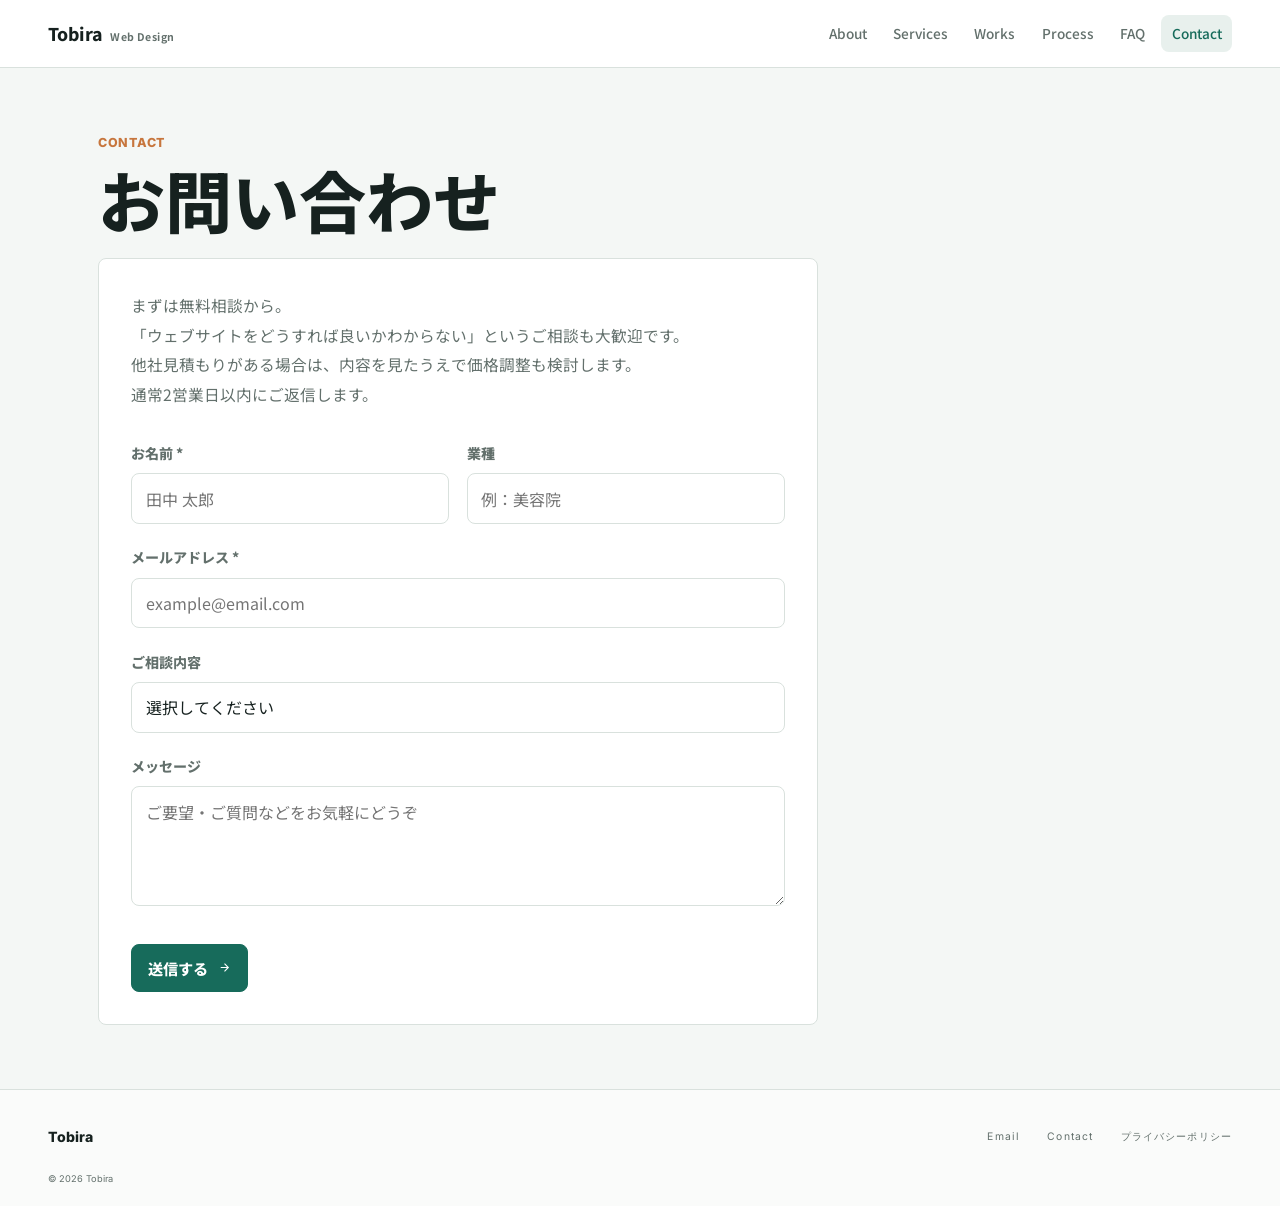
<file: contact.html>
<!DOCTYPE html>
<html lang="ja">
<head>
  <meta charset="UTF-8">
  <meta name="viewport" content="width=device-width, initial-scale=1.0">
  <title>Contact — Tobira</title>
  <meta name="description" content="Tobiraへのお問い合わせ。相談・見積もりは無料です。">
  <link rel="preconnect" href="https://fonts.googleapis.com">
  <link href="https://fonts.googleapis.com/css2?family=Noto+Sans+JP:wght@300;400;500&family=Inter:wght@200;300;400;500;600&display=swap" rel="stylesheet">
  <style>
    *, *::before, *::after { box-sizing: border-box; margin: 0; padding: 0; }
    :root { --bg:#f4f7f5;--bg2:#ffffff;--bg3:#f8fbf9;--border:#d9e1dd;--text:#16211f;--muted:#63706c;--muted2:#4f5d59;--accent:#176b5b;--accent2:#c7763d;--white:#16211f;--shadow:0 16px 40px rgba(20,43,38,.1);--mono:'Inter',sans-serif;--sans:'Noto Sans JP','Inter',sans-serif; }
    html { scroll-behavior: smooth; }
    body { background:var(--bg);color:var(--text);font-family:var(--sans);font-weight:400;line-height:1.7;-webkit-font-smoothing:antialiased; }
    .grain { display:none; }
    @keyframes grain { 0%{transform:translate(0,0)}10%{transform:translate(-3%,-8%)}25%{transform:translate(-12%,5%)}37%{transform:translate(6%,-20%)}50%{transform:translate(-4%,20%)}62%{transform:translate(-12%,8%)}75%{transform:translate(12%,-2%)}87%{transform:translate(2%,14%)} }
    .cursor { display:none; }
    .cursor-ring { display:none; }
    .cursor.grow { width:14px;height:14px; } .cursor-ring.grow { width:58px;height:58px;border-color:rgba(201,169,110,0.35); }
    @media (max-width:768px) { .cursor,.cursor-ring { display:none; } }
    nav { position:sticky;top:0;left:0;right:0;z-index:100;display:flex;justify-content:space-between;align-items:center;min-height:68px;padding:.85rem clamp(1rem,4vw,3rem);background:rgba(255,255,255,.94);backdrop-filter:blur(16px);border-bottom:1px solid var(--border); }
    nav.scrolled { background:rgba(255,255,255,.96);border-color:var(--border); }
    .nav-logo { font-family:var(--sans);font-size:1.1rem;font-weight:800;letter-spacing:0;color:var(--text);text-decoration:none; }
    .nav-logo span { font-size:.66rem;font-weight:700;letter-spacing:.04em;color:var(--muted);margin-left:.45rem;text-transform:none;vertical-align:middle; }
    .nav-links { display:flex;gap:.35rem;list-style:none;flex-wrap:wrap; }
    .nav-links a { display:inline-flex;min-height:36px;align-items:center;border-radius:8px;padding:.45rem .65rem;font-size:.85rem;letter-spacing:0;color:var(--muted);text-decoration:none;text-transform:none;transition:background .2s,color .2s; }
    .nav-links a:hover,.nav-links a.active { background:#e8f0ed;color:var(--accent); }
    @media (max-width:768px) { nav { align-items:flex-start;flex-direction:column;padding:1rem 1.25rem; } .nav-links { gap:.2rem; } }
    section { max-width:1180px;margin:0 auto;padding:clamp(2.5rem,5vw,4rem) clamp(1rem,4vw,3rem); }
    .section-label { font-family:var(--mono);font-size:.78rem;letter-spacing:.06em;text-transform:uppercase;color:var(--accent2);margin-bottom:.6rem;font-weight:800; }
    .section-title { font-size:clamp(2.1rem,6vw,4.2rem);font-weight:800;color:var(--text);letter-spacing:0;margin-bottom:1.4rem;line-height:1.05; }
    .fade-in,.fade-in.visible { opacity:1;transform:none; }
    .contact-wrap { max-width:720px;background:var(--bg2);border:1px solid var(--border);border-radius:8px;padding:clamp(1.2rem,3vw,2rem);box-shadow:var(--shadow); }
    .contact-lead { font-size:.98rem;color:var(--muted);line-height:1.9;margin-bottom:2rem; }
    .form-row { margin-bottom:1.4rem; }
    .form-row label { display:block;font-family:var(--sans);font-size:.88rem;letter-spacing:0;text-transform:none;color:var(--muted);font-weight:800;margin-bottom:.45rem; }
    .form-row input,.form-row select,.form-row textarea { width:100%;background:#fff;border:1px solid var(--border);border-radius:8px;color:var(--text);font-family:var(--sans);font-size:1rem;font-weight:400;padding:.78rem .85rem;outline:none;transition:border-color .25s,box-shadow .25s;-webkit-appearance:none; }
    .form-row input:focus,.form-row select:focus,.form-row textarea:focus { border-color:rgba(23,107,91,.45);box-shadow:0 0 0 3px rgba(23,107,91,.1); }
    .form-row textarea { min-height:120px;resize:vertical; }
    .form-row select option { background:#fff; }
    .form-two { display:grid;grid-template-columns:1fr 1fr;gap:1.1rem; }
    .submit-btn { display:inline-flex;align-items:center;justify-content:center;gap:.6rem;min-height:44px;border-radius:8px;padding:.75rem 1rem;background:var(--accent);color:#fff;font-family:var(--sans);font-size:1rem;font-weight:800;letter-spacing:0;text-transform:none;border:none;cursor:pointer;transition:background .25s,color .25s,transform .2s;margin-top:.5rem; }
    .submit-btn:hover { background:#0f4a3f;color:#fff;transform:translateY(-2px); }
    @media (max-width:768px) { .form-two { grid-template-columns:1fr; } section { padding:2rem 1.25rem 4rem; } }
    footer { padding:2.2rem 3rem 1.2rem;border-top:1px solid var(--border);background:rgba(255,255,255,.55); }
    .footer-main { display:flex;justify-content:space-between;align-items:center;flex-wrap:wrap;gap:1rem;margin-bottom:1.4rem; }
    .footer-brand { font-family:var(--mono);font-size:.88rem;font-weight:700;color:var(--text); }
    .footer-links { display:flex;gap:1.7rem;align-items:center; }
    .footer-links a { font-family:var(--mono);font-size:.65rem;letter-spacing:.11em;color:var(--muted);text-decoration:none;transition:color .2s; }
    .footer-links a:hover { color:var(--accent); }
    .footer-copy { font-family:var(--mono);font-size:.58rem;color:var(--muted);margin-top:.5rem; }
    @media (max-width:768px) { footer { padding:2rem 1.5rem 1rem; } .footer-main { flex-direction:column;align-items:flex-start; } }
  </style>
  <link rel="stylesheet" href="/tobira-theme.css">
</head>
<body>
<div class="grain"></div>
<div class="cursor" id="cursor"></div>
<div class="cursor-ring" id="cursorRing"></div>
<nav id="nav">
  <a class="nav-logo" href="/">Tobira<span>Web Design</span></a>
  <ul class="nav-links">
    <li><a href="about.html">About</a></li>
    <li><a href="services/index.html">Services</a></li>
    <li><a href="works.html">Works</a></li>
    <li><a href="process.html">Process</a></li>
    <li><a href="faq.html">FAQ</a></li>
    <li><a href="contact.html" class="active">Contact</a></li>
  </ul>
</nav>
<section>
  <div class="fade-in">
    <p class="section-label">Contact</p>
    <h2 class="section-title">お問い合わせ</h2>
  </div>
  <div class="contact-wrap fade-in">
    <p class="contact-lead">
      まずは無料相談から。<br>
      「ウェブサイトをどうすれば良いかわからない」というご相談も大歓迎です。<br>
      他社見積もりがある場合は、内容を見たうえで価格調整も検討します。<br>
      通常2営業日以内にご返信します。
    </p>
    <form action="https://api.web3forms.com/submit" method="POST">
      <input type="hidden" name="access_key" value="effabb99-c5a7-44bb-aa2b-d1ef49447573">
      <input type="hidden" name="subject" value="新しいお問い合わせ — Tobira">
      <input type="hidden" name="from_name" value="Tobira お問い合わせフォーム">
      <div class="form-two">
        <div class="form-row"><label>お名前 *</label><input type="text" name="name" required placeholder="田中 太郎"></div>
        <div class="form-row"><label>業種</label><input type="text" name="industry" placeholder="例：美容院"></div>
      </div>
      <div class="form-row"><label>メールアドレス *</label><input type="email" name="email" required placeholder="example@email.com"></div>
      <div class="form-row">
        <label>ご相談内容</label>
        <select name="service">
          <option value="">選択してください</option>
          <option>ランディングページを作りたい</option>
          <option>コーポレートサイトを作りたい</option>
          <option>かんたん予約ページを作りたい</option>
          <option>今のサイトをリニューアルしたい</option>
          <option>セキュリティ診断をしたい</option>
          <option>業務を自動化したい（DX化）</option>
          <option>まずは相談だけしたい</option>
          <option>その他</option>
        </select>
      </div>
      <div class="form-row"><label>メッセージ</label><textarea name="message" placeholder="ご要望・ご質問などをお気軽にどうぞ"></textarea></div>
      <button type="submit" class="submit-btn">
        送信する
        <svg width="13" height="13" viewBox="0 0 24 24" fill="none" stroke="currentColor" stroke-width="2"><path d="M5 12h14M12 5l7 7-7 7"/></svg>
      </button>
    </form>
  </div>
</section>
<footer>
  <div class="footer-main">
    <div class="footer-brand">Tobira</div>
    <div class="footer-links">
      <a href="mailto:tobira.webdesign@gmail.com">Email</a>
      <a href="contact.html">Contact</a>
      <a href="/privacy.html">プライバシーポリシー</a>
    </div>
  </div>
  <div class="footer-copy">© 2026 Tobira</div>
</footer>
<script>
  const nav=document.getElementById('nav');
  window.addEventListener('scroll',()=>{ nav.classList.toggle('scrolled',window.scrollY>40); });
  const io=new IntersectionObserver(entries=>{entries.forEach(e=>{if(e.isIntersecting){e.target.classList.add('visible');io.unobserve(e.target);}});},{threshold:0.08});
  document.querySelectorAll('.fade-in').forEach(el=>io.observe(el));
  const cursor=document.getElementById('cursor'),ring=document.getElementById('cursorRing');
  if(cursor&&ring){let mx=0,my=0,rx=0,ry=0;document.addEventListener('mousemove',e=>{mx=e.clientX;my=e.clientY;});(function loop(){rx+=(mx-rx)*.14;ry+=(my-ry)*.14;cursor.style.left=mx+'px';cursor.style.top=my+'px';ring.style.left=rx+'px';ring.style.top=ry+'px';requestAnimationFrame(loop);})();document.querySelectorAll('a,button').forEach(el=>{el.addEventListener('mouseenter',()=>{cursor.classList.add('grow');ring.classList.add('grow');});el.addEventListener('mouseleave',()=>{cursor.classList.remove('grow');ring.classList.remove('grow');});});document.addEventListener('mouseleave',()=>{cursor.style.opacity='0';ring.style.opacity='0';});document.addEventListener('mouseenter',()=>{cursor.style.opacity='1';ring.style.opacity='1';});}
</script>
</body>
</html>
</file>
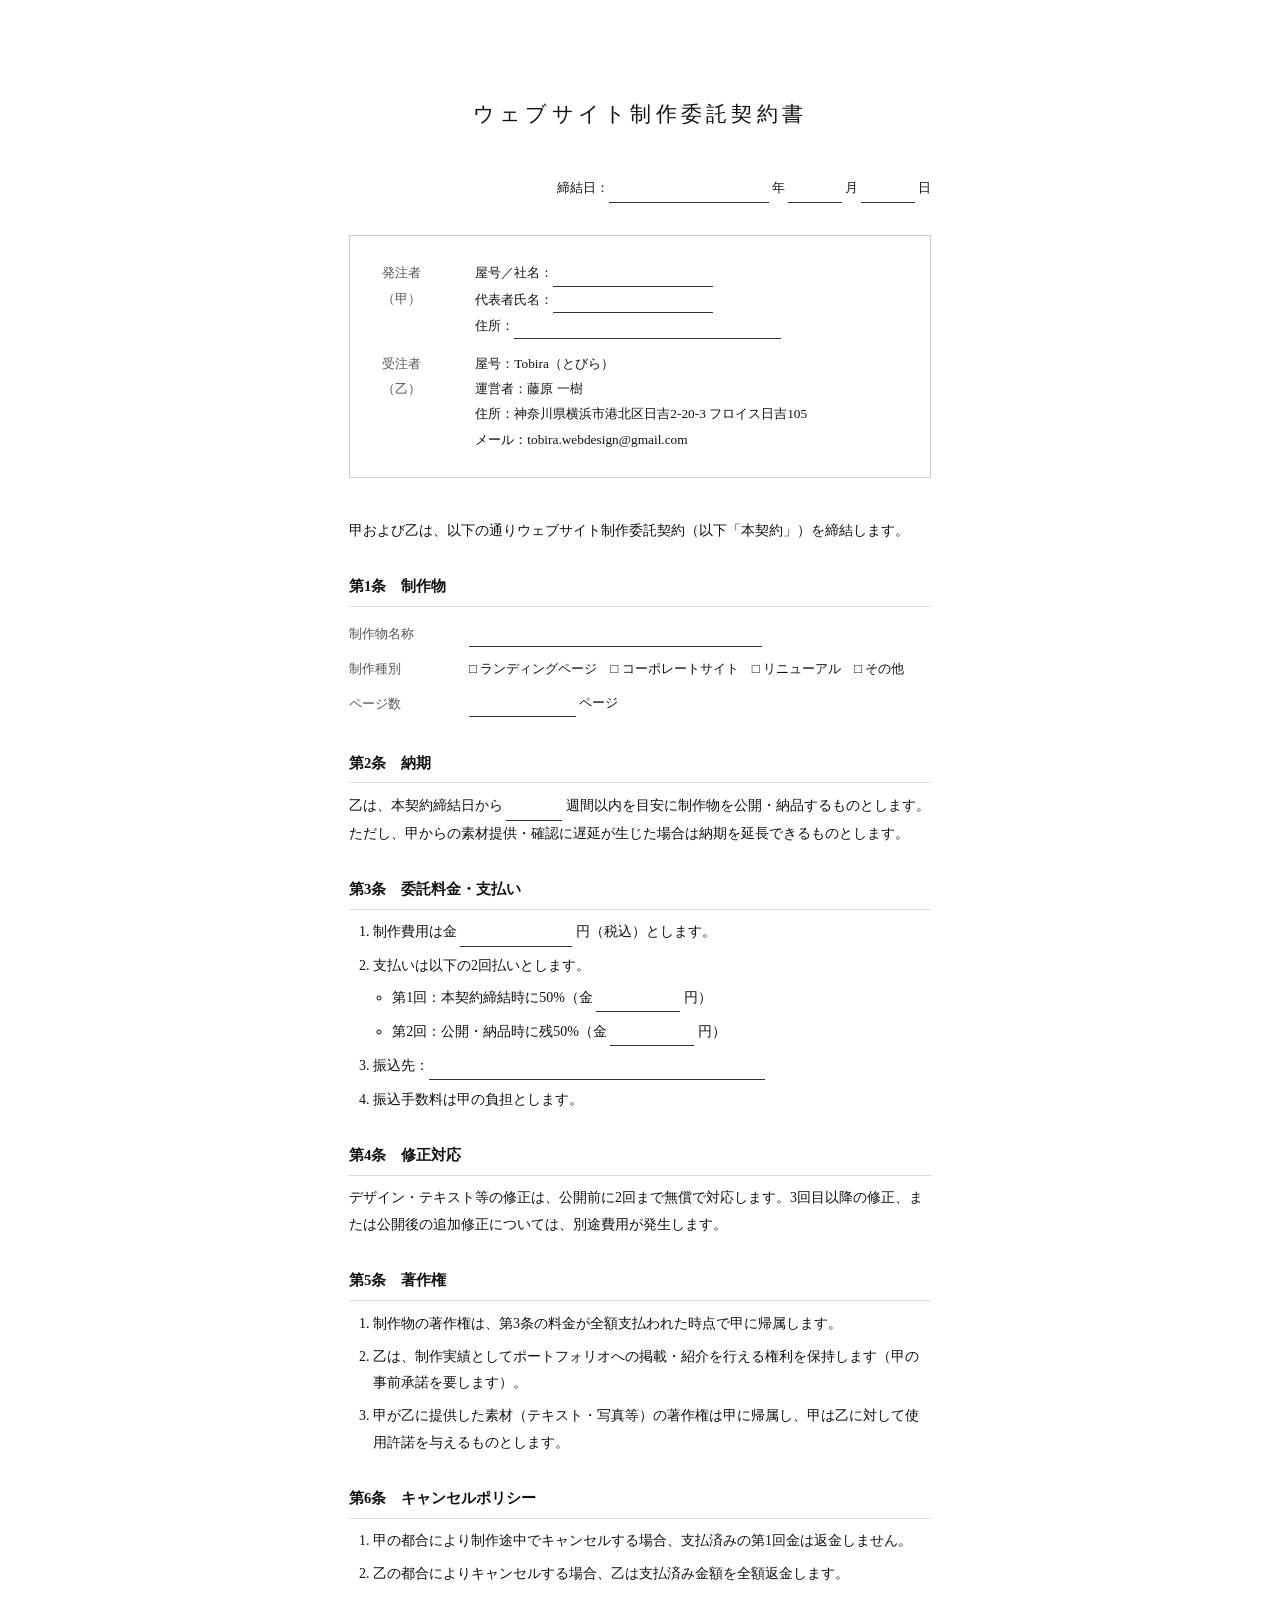
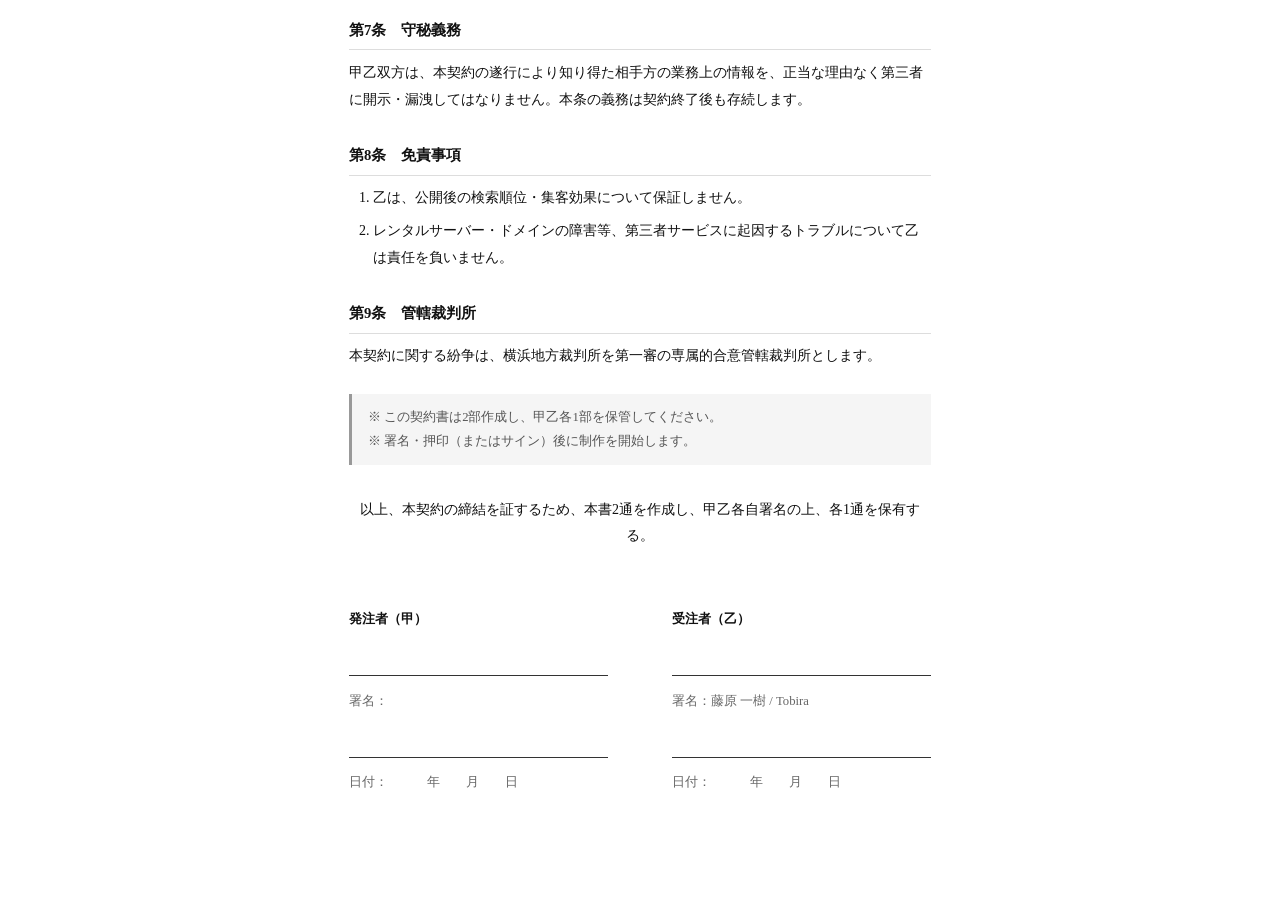
<file: contract-template.html>
<!DOCTYPE html>
<html lang="ja">
<head>
  <meta charset="UTF-8">
  <title>ウェブサイト制作委託契約書 — Tobira</title>
  <style>
    * { box-sizing: border-box; margin: 0; padding: 0; }
    body {
      font-family: 'Noto Serif JP', 'Yu Mincho', 'MS Mincho', serif;
      font-size: 10.5pt;
      line-height: 1.9;
      color: #111;
      background: #fff;
      padding: 2.5cm 2.8cm;
      max-width: 210mm;
      margin: 0 auto;
    }
    h1 {
      font-size: 16pt;
      text-align: center;
      letter-spacing: .2em;
      margin-bottom: 2.5rem;
      font-weight: normal;
    }
    .meta {
      text-align: right;
      margin-bottom: 2rem;
      font-size: 10pt;
      line-height: 2;
    }
    .parties {
      border: 1px solid #ccc;
      padding: 1.2rem 1.5rem;
      margin-bottom: 2.5rem;
    }
    .parties table { width: 100%; border-collapse: collapse; }
    .parties td { padding: .35rem .5rem; vertical-align: top; font-size: 10pt; }
    .parties td:first-child { width: 7em; color: #555; }
    h2 {
      font-size: 11pt;
      font-weight: bold;
      margin: 1.8rem 0 .6rem;
      border-bottom: 1px solid #ddd;
      padding-bottom: .3rem;
    }
    p { margin-bottom: .6rem; }
    ol { padding-left: 1.5rem; }
    ol li { margin-bottom: .4rem; }
    .blank {
      display: inline-block;
      min-width: 12em;
      border-bottom: 1px solid #333;
    }
    .sign-block {
      margin-top: 3.5rem;
      display: flex;
      gap: 4rem;
    }
    .sign-col { flex: 1; }
    .sign-col h3 { font-size: 10pt; margin-bottom: 1rem; }
    .sign-line { border-bottom: 1px solid #333; margin-bottom: .8rem; height: 1.8rem; }
    .note {
      background: #f5f5f5;
      border-left: 3px solid #999;
      padding: .7rem 1rem;
      font-size: 9.5pt;
      color: #555;
      margin: 1.5rem 0;
    }
    @media print {
      body { padding: 2cm 2.5cm; }
      .note { display: none; }
    }
  </style>
</head>
<body>

<h1>ウェブサイト制作委託契約書</h1>

<div class="meta">
  締結日：<span class="blank">&nbsp;&nbsp;&nbsp;&nbsp;&nbsp;&nbsp;</span> 年
  <span class="blank" style="min-width:4em">&nbsp;&nbsp;</span> 月
  <span class="blank" style="min-width:4em">&nbsp;&nbsp;</span> 日
</div>

<div class="parties">
  <table>
    <tr>
      <td>発注者（甲）</td>
      <td>
        屋号／社名：<span class="blank">&nbsp;&nbsp;&nbsp;&nbsp;&nbsp;&nbsp;&nbsp;&nbsp;&nbsp;&nbsp;&nbsp;&nbsp;&nbsp;</span><br>
        代表者氏名：<span class="blank">&nbsp;&nbsp;&nbsp;&nbsp;&nbsp;&nbsp;&nbsp;&nbsp;&nbsp;&nbsp;&nbsp;&nbsp;&nbsp;</span><br>
        住所：<span class="blank" style="min-width:20em">&nbsp;</span>
      </td>
    </tr>
    <tr>
      <td>受注者（乙）</td>
      <td>
        屋号：Tobira（とびら）<br>
        運営者：藤原 一樹<br>
        住所：神奈川県横浜市港北区日吉2-20-3 フロイス日吉105<br>
        メール：tobira.webdesign@gmail.com
      </td>
    </tr>
  </table>
</div>

<p>甲および乙は、以下の通りウェブサイト制作委託契約（以下「本契約」）を締結します。</p>

<h2>第1条　制作物</h2>
<table style="width:100%;border-collapse:collapse;font-size:10pt;">
  <tr>
    <td style="width:9em;padding:.3rem 0;color:#555;">制作物名称</td>
    <td><span class="blank" style="min-width:22em">&nbsp;</span></td>
  </tr>
  <tr>
    <td style="padding:.3rem 0;color:#555;">制作種別</td>
    <td>□ ランディングページ　□ コーポレートサイト　□ リニューアル　□ その他</td>
  </tr>
  <tr>
    <td style="padding:.3rem 0;color:#555;">ページ数</td>
    <td><span class="blank" style="min-width:8em">&nbsp;</span> ページ</td>
  </tr>
</table>

<h2>第2条　納期</h2>
<p>乙は、本契約締結日から <span class="blank" style="min-width:4em">&nbsp;&nbsp;</span> 週間以内を目安に制作物を公開・納品するものとします。ただし、甲からの素材提供・確認に遅延が生じた場合は納期を延長できるものとします。</p>

<h2>第3条　委託料金・支払い</h2>
<ol>
  <li>制作費用は金 <span class="blank" style="min-width:8em">&nbsp;</span> 円（税込）とします。</li>
  <li>支払いは以下の2回払いとします。
    <ul style="padding-left:1.2rem;margin-top:.3rem;">
      <li>第1回：本契約締結時に50%（金 <span class="blank" style="min-width:6em">&nbsp;</span> 円）</li>
      <li>第2回：公開・納品時に残50%（金 <span class="blank" style="min-width:6em">&nbsp;</span> 円）</li>
    </ul>
  </li>
  <li>振込先：<span class="blank" style="min-width:24em">&nbsp;</span></li>
  <li>振込手数料は甲の負担とします。</li>
</ol>

<h2>第4条　修正対応</h2>
<p>デザイン・テキスト等の修正は、公開前に2回まで無償で対応します。3回目以降の修正、または公開後の追加修正については、別途費用が発生します。</p>

<h2>第5条　著作権</h2>
<ol>
  <li>制作物の著作権は、第3条の料金が全額支払われた時点で甲に帰属します。</li>
  <li>乙は、制作実績としてポートフォリオへの掲載・紹介を行える権利を保持します（甲の事前承諾を要します）。</li>
  <li>甲が乙に提供した素材（テキスト・写真等）の著作権は甲に帰属し、甲は乙に対して使用許諾を与えるものとします。</li>
</ol>

<h2>第6条　キャンセルポリシー</h2>
<ol>
  <li>甲の都合により制作途中でキャンセルする場合、支払済みの第1回金は返金しません。</li>
  <li>乙の都合によりキャンセルする場合、乙は支払済み金額を全額返金します。</li>
</ol>

<h2>第7条　守秘義務</h2>
<p>甲乙双方は、本契約の遂行により知り得た相手方の業務上の情報を、正当な理由なく第三者に開示・漏洩してはなりません。本条の義務は契約終了後も存続します。</p>

<h2>第8条　免責事項</h2>
<ol>
  <li>乙は、公開後の検索順位・集客効果について保証しません。</li>
  <li>レンタルサーバー・ドメインの障害等、第三者サービスに起因するトラブルについて乙は責任を負いません。</li>
</ol>

<h2>第9条　管轄裁判所</h2>
<p>本契約に関する紛争は、横浜地方裁判所を第一審の専属的合意管轄裁判所とします。</p>

<div class="note">
  ※ この契約書は2部作成し、甲乙各1部を保管してください。<br>
  ※ 署名・押印（またはサイン）後に制作を開始します。
</div>

<p style="text-align:center;margin:2rem 0 0;">以上、本契約の締結を証するため、本書2通を作成し、甲乙各自署名の上、各1通を保有する。</p>

<div class="sign-block">
  <div class="sign-col">
    <h3>発注者（甲）</h3>
    <div class="sign-line"></div>
    <p style="font-size:9.5pt;color:#666;">署名：</p>
    <div class="sign-line" style="margin-top:1rem;"></div>
    <p style="font-size:9.5pt;color:#666;">日付：　　　年　　月　　日</p>
  </div>
  <div class="sign-col">
    <h3>受注者（乙）</h3>
    <div class="sign-line"></div>
    <p style="font-size:9.5pt;color:#666;">署名：藤原 一樹 / Tobira</p>
    <div class="sign-line" style="margin-top:1rem;"></div>
    <p style="font-size:9.5pt;color:#666;">日付：　　　年　　月　　日</p>
  </div>
</div>

</body>
</html>
</file>
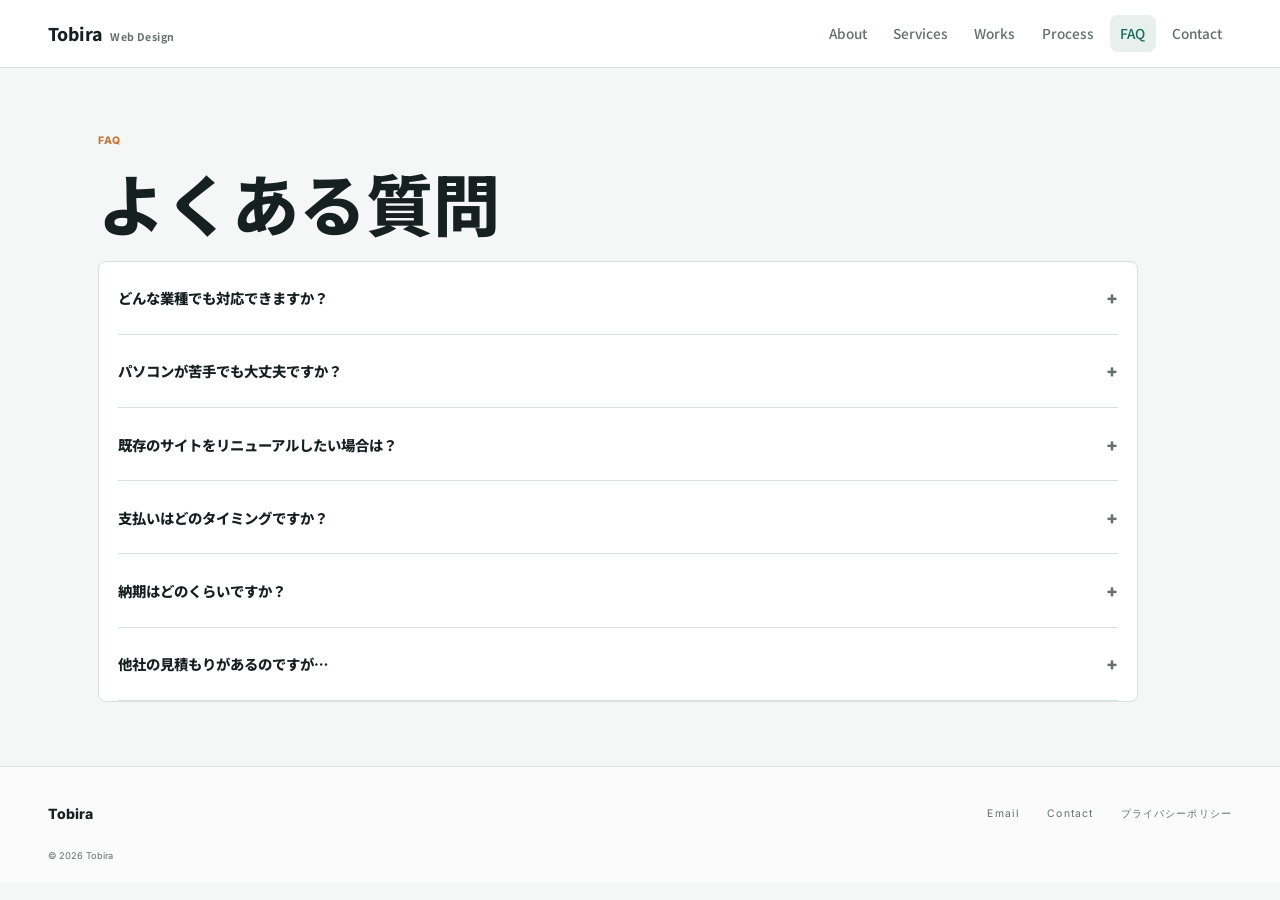
<file: faq.html>
<!DOCTYPE html>
<html lang="ja">
<head>
  <meta charset="UTF-8">
  <meta name="viewport" content="width=device-width, initial-scale=1.0">
  <title>FAQ — Tobira</title>
  <meta name="description" content="Tobiraへのよくあるご質問。対応業種・費用・納期などについてお答えします。">
  <link rel="preconnect" href="https://fonts.googleapis.com">
  <link href="https://fonts.googleapis.com/css2?family=Noto+Sans+JP:wght@300;400;500&family=Inter:wght@200;300;400;500;600&display=swap" rel="stylesheet">
  <style>
    *, *::before, *::after { box-sizing: border-box; margin: 0; padding: 0; }
    :root { --bg:#090909;--bg2:#101010;--bg3:#161616;--border:rgba(255,255,255,0.07);--text:#d4d4d4;--muted:#787878;--muted2:#a0a0a0;--accent:#c9a96e;--white:#f2f2f2;--mono:'Inter',sans-serif;--sans:'Noto Sans JP','Inter',sans-serif; }
    html { scroll-behavior: smooth; }
    body { background:var(--bg);color:var(--text);font-family:var(--sans);font-weight:300;line-height:1.7;-webkit-font-smoothing:antialiased;cursor:none; }
    .grain { position:fixed;inset:-200%;width:500%;height:500%;background-image:url("data:image/svg+xml,<svg xmlns='http://www.w3.org/2000/svg' width='200' height='200'><filter id='n'><feTurbulence type='fractalNoise' baseFrequency='0.85' numOctaves='4' stitchTiles='stitch'/><feColorMatrix type='saturate' values='0'/></filter><rect width='200' height='200' filter='url(%23n)' opacity='1'/></svg>");opacity:0.028;pointer-events:none;z-index:9998;animation:grain 7s steps(10) infinite; }
    @keyframes grain { 0%{transform:translate(0,0)}10%{transform:translate(-3%,-8%)}25%{transform:translate(-12%,5%)}37%{transform:translate(6%,-20%)}50%{transform:translate(-4%,20%)}62%{transform:translate(-12%,8%)}75%{transform:translate(12%,-2%)}87%{transform:translate(2%,14%)} }
    .cursor { position:fixed;width:7px;height:7px;background:var(--white);border-radius:50%;pointer-events:none;z-index:10000;transform:translate(-50%,-50%);transition:width .18s,height .18s;mix-blend-mode:difference; }
    .cursor-ring { position:fixed;width:38px;height:38px;border:1px solid rgba(255,255,255,0.2);border-radius:50%;pointer-events:none;z-index:10000;transform:translate(-50%,-50%);transition:width .25s,height .25s,border-color .25s,left .08s linear,top .08s linear; }
    .cursor.grow { width:14px;height:14px; } .cursor-ring.grow { width:58px;height:58px;border-color:rgba(201,169,110,0.35); }
    @media (max-width:768px) { .cursor,.cursor-ring { display:none; } }
    nav { position:fixed;top:0;left:0;right:0;z-index:100;display:flex;justify-content:space-between;align-items:center;padding:1.5rem 3rem;transition:border-color .4s,background .4s;border-bottom:1px solid transparent; }
    nav.scrolled { background:rgba(9,9,9,.9);backdrop-filter:blur(18px);border-color:var(--border); }
    .nav-logo { font-family:var(--mono);font-size:1rem;font-weight:500;letter-spacing:.08em;color:var(--white);text-decoration:none; }
    .nav-logo span { font-size:.58rem;font-weight:300;letter-spacing:.22em;color:var(--muted);margin-left:.7rem;text-transform:uppercase;vertical-align:middle; }
    .nav-links { display:flex;gap:2.2rem;list-style:none; }
    .nav-links a { font-size:.71rem;letter-spacing:.13em;color:var(--muted);text-decoration:none;text-transform:uppercase;transition:color .2s; }
    .nav-links a:hover,.nav-links a.active { color:var(--white); }
    @media (max-width:768px) { nav { padding:1.2rem 1.5rem; } .nav-links { display:none; } }
    section { padding:10rem 3rem 8rem; }
    .section-label { font-family:var(--mono);font-size:.65rem;letter-spacing:.28em;text-transform:uppercase;color:var(--accent);margin-bottom:1rem; }
    .section-title { font-size:clamp(1.9rem,4vw,3.1rem);font-weight:300;color:var(--white);letter-spacing:-.025em;margin-bottom:4rem;line-height:1.15; }
    .fade-in { opacity:0;transform:translateY(24px);transition:opacity .7s ease,transform .7s ease; }
    .fade-in.visible { opacity:1;transform:none; }
    .faq-list { max-width:720px; }
    .faq-item { border-bottom:1px solid var(--border); }
    .faq-q { width:100%;background:none;border:none;color:var(--white);font-family:var(--sans);font-size:.9rem;font-weight:400;text-align:left;padding:1.6rem 0;cursor:none;display:flex;justify-content:space-between;align-items:center;gap:1rem;transition:color .2s; }
    .faq-q:hover { color:var(--accent); }
    .faq-icon { font-family:var(--mono);font-size:1.1rem;color:var(--muted);flex-shrink:0;transition:transform .28s; }
    .faq-item.open .faq-icon { transform:rotate(45deg); }
    .faq-a { font-size:.84rem;color:var(--muted2);line-height:2;max-height:0;overflow:hidden;transition:max-height .35s ease,padding .35s; }
    .faq-item.open .faq-a { max-height:300px;padding-bottom:1.6rem; }
    @media (max-width:768px) { section { padding:7rem 1.5rem 5rem; } .faq-q { cursor:pointer; } }
    footer { padding:2.2rem 3rem 1.2rem;border-top:1px solid var(--border); }
    .footer-main { display:flex;justify-content:space-between;align-items:center;flex-wrap:wrap;gap:1rem;margin-bottom:1.4rem; }
    .footer-brand { font-family:var(--mono);font-size:.88rem;font-weight:500;color:var(--white); }
    .footer-links { display:flex;gap:1.7rem;align-items:center; }
    .footer-links a { font-family:var(--mono);font-size:.65rem;letter-spacing:.11em;color:var(--muted);text-decoration:none;transition:color .2s; }
    .footer-links a:hover { color:var(--white); }
    .footer-copy { font-family:var(--mono);font-size:.58rem;color:#282828;margin-top:.5rem; }
    @media (max-width:768px) { footer { padding:2rem 1.5rem 1rem; } .footer-main { flex-direction:column;align-items:flex-start; } }
  </style>
  <link rel="stylesheet" href="/tobira-theme.css">
</head>
<body>
<div class="grain"></div>
<div class="cursor" id="cursor"></div>
<div class="cursor-ring" id="cursorRing"></div>
<nav id="nav">
  <a class="nav-logo" href="/">Tobira<span>Web Design</span></a>
  <ul class="nav-links">
    <li><a href="about.html">About</a></li>
    <li><a href="services/index.html">Services</a></li>
    <li><a href="works.html">Works</a></li>
    <li><a href="process.html">Process</a></li>
    <li><a href="faq.html" class="active">FAQ</a></li>
    <li><a href="contact.html">Contact</a></li>
  </ul>
</nav>
<section>
  <div class="fade-in">
    <p class="section-label">FAQ</p>
    <h2 class="section-title">よくある質問</h2>
  </div>
  <div class="faq-list fade-in">
    <div class="faq-item">
      <button class="faq-q">どんな業種でも対応できますか？<span class="faq-icon">+</span></button>
      <div class="faq-a">美容院・工務店・飲食店・整骨院・不動産・税理士など、地域の小規模事業者であれば業種問わず対応しています。まずはご相談ください。</div>
    </div>
    <div class="faq-item">
      <button class="faq-q">パソコンが苦手でも大丈夫ですか？<span class="faq-icon">+</span></button>
      <div class="faq-a">はい、問題ありません。打ち合わせはZoom・LINE・メール・DMなどご都合の良い方法で行います。公開後の更新も代行することができます。</div>
    </div>
    <div class="faq-item">
      <button class="faq-q">既存のサイトをリニューアルしたい場合は？<span class="faq-icon">+</span></button>
      <div class="faq-a">もちろん対応しています。現状のサイトを確認した上でお見積もりします。内容によってはLP制作と同額程度で対応できる場合もあります。</div>
    </div>
    <div class="faq-item">
      <button class="faq-q">支払いはどのタイミングですか？<span class="faq-icon">+</span></button>
      <div class="faq-a">ご契約時に50%、公開時に残り50%をお振込みいただく形が基本です。月額管理プランは毎月月初のお支払いとなります。</div>
    </div>
    <div class="faq-item">
      <button class="faq-q">納期はどのくらいですか？<span class="faq-icon">+</span></button>
      <div class="faq-a">LP・1ページサイトは2週間が目安です。コーポレートサイト（5〜10ページ）は3〜4週間程度。内容・規模によって変わりますので、ヒアリング時にご確認ください。</div>
    </div>
    <div class="faq-item">
      <button class="faq-q">他社の見積もりがあるのですが…<span class="faq-icon">+</span></button>
      <div class="faq-a">大歓迎です。他社の見積書をお送りいただければ、内容を確認した上で価格調整を検討します。品質を下げずに費用を抑える方法をご提案します。</div>
    </div>
  </div>
</section>
<footer>
  <div class="footer-main">
    <div class="footer-brand">Tobira</div>
    <div class="footer-links">
      <a href="mailto:tobira.webdesign@gmail.com">Email</a>
      <a href="contact.html">Contact</a>
      <a href="/privacy.html">プライバシーポリシー</a>
    </div>
  </div>
  <div class="footer-copy">© 2026 Tobira</div>
</footer>
<script>
  const nav=document.getElementById('nav');
  window.addEventListener('scroll',()=>{ nav.classList.toggle('scrolled',window.scrollY>40); });
  const io=new IntersectionObserver(entries=>{entries.forEach(e=>{if(e.isIntersecting){e.target.classList.add('visible');io.unobserve(e.target);}});},{threshold:0.08});
  document.querySelectorAll('.fade-in').forEach(el=>io.observe(el));
  document.querySelectorAll('.faq-q').forEach(btn=>{
    btn.addEventListener('click',()=>{ const item=btn.parentElement; const isOpen=item.classList.contains('open'); document.querySelectorAll('.faq-item').forEach(i=>i.classList.remove('open')); if(!isOpen)item.classList.add('open'); });
  });
  const cursor=document.getElementById('cursor'),ring=document.getElementById('cursorRing');
  if(cursor&&ring){let mx=0,my=0,rx=0,ry=0;document.addEventListener('mousemove',e=>{mx=e.clientX;my=e.clientY;});(function loop(){rx+=(mx-rx)*.14;ry+=(my-ry)*.14;cursor.style.left=mx+'px';cursor.style.top=my+'px';ring.style.left=rx+'px';ring.style.top=ry+'px';requestAnimationFrame(loop);})();document.querySelectorAll('a,button').forEach(el=>{el.addEventListener('mouseenter',()=>{cursor.classList.add('grow');ring.classList.add('grow');});el.addEventListener('mouseleave',()=>{cursor.classList.remove('grow');ring.classList.remove('grow');});});document.addEventListener('mouseleave',()=>{cursor.style.opacity='0';ring.style.opacity='0';});document.addEventListener('mouseenter',()=>{cursor.style.opacity='1';ring.style.opacity='1';});}
</script>
</body>
</html>
</file>
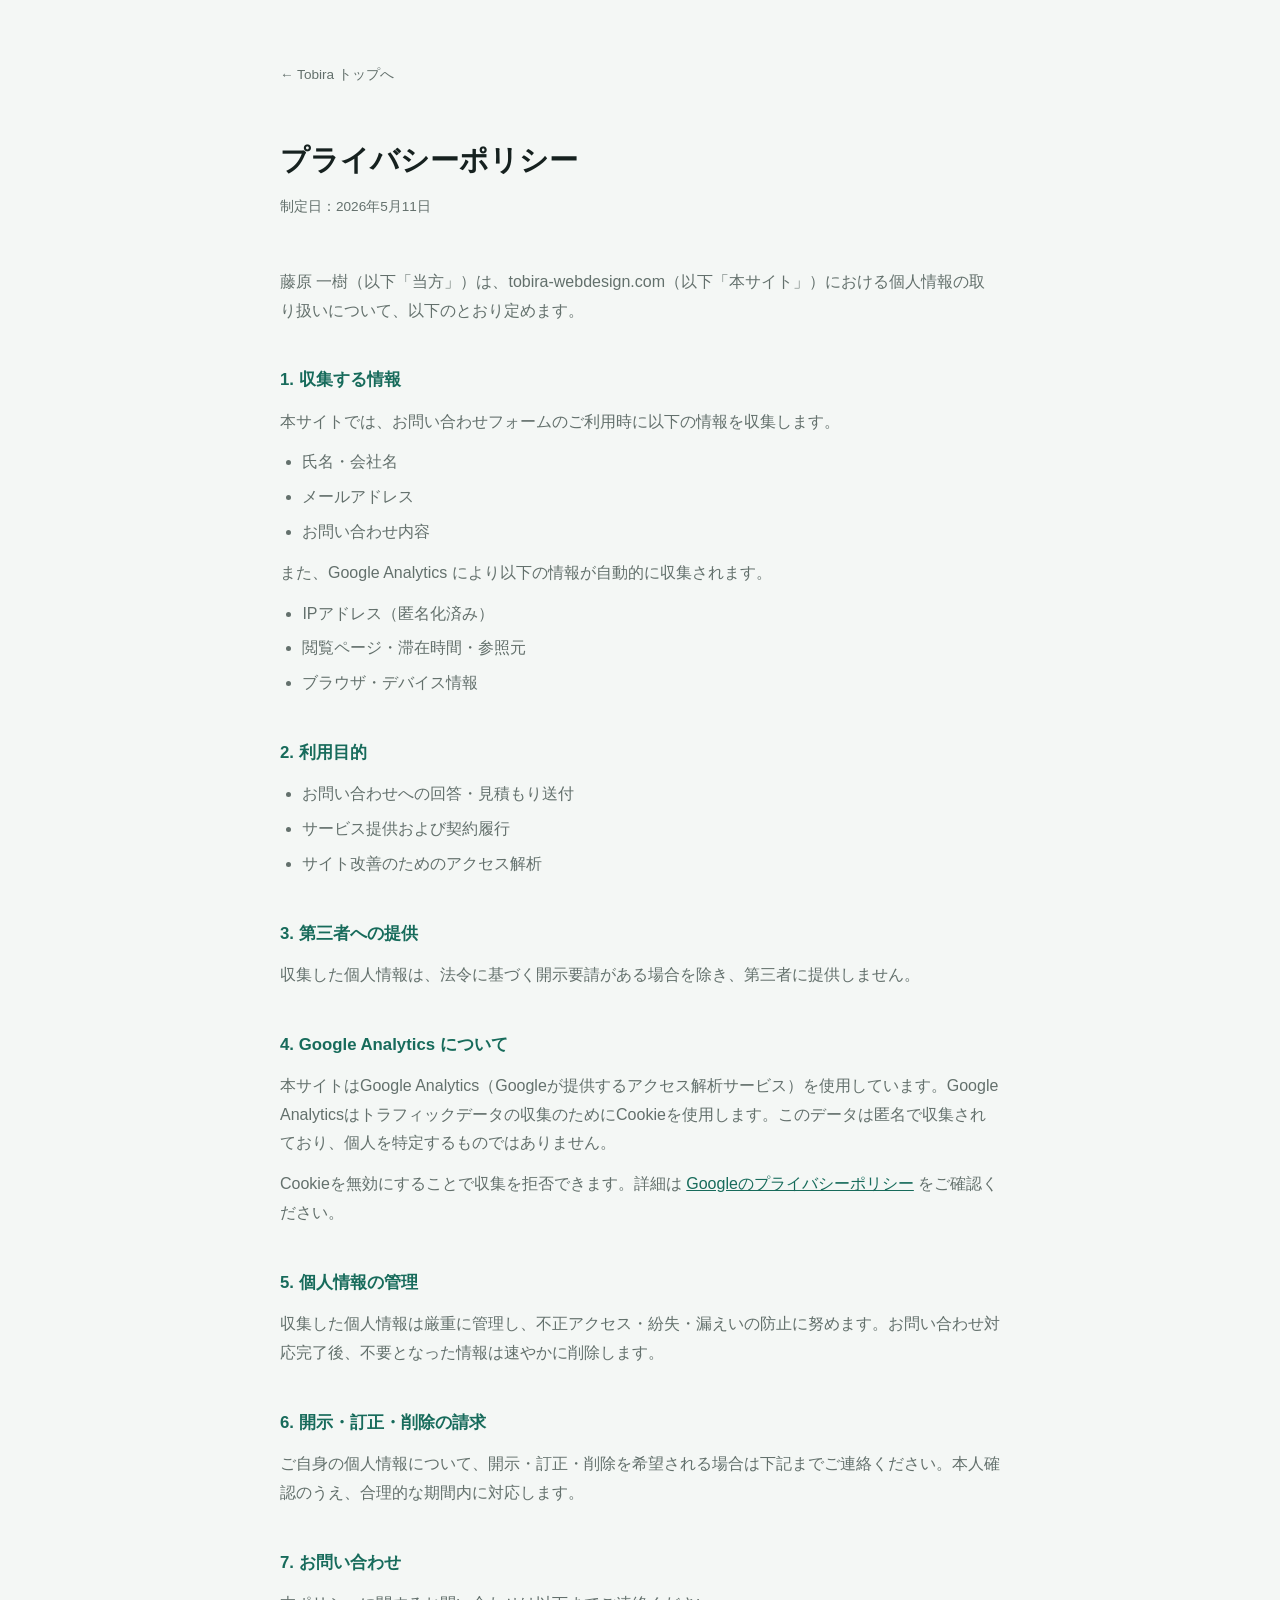
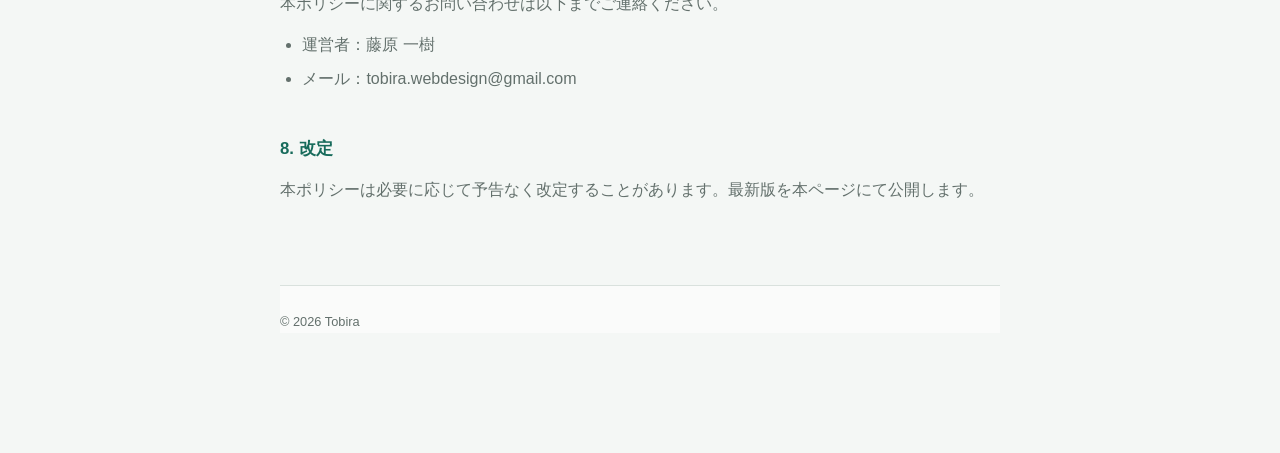
<file: privacy.html>
<!DOCTYPE html>
<html lang="ja">
<head>
  <meta charset="UTF-8">
  <meta name="viewport" content="width=device-width, initial-scale=1.0">
  <title>プライバシーポリシー | Tobira</title>
  <style>
    *, *::before, *::after { box-sizing: border-box; margin: 0; padding: 0; }
    :root {
      --bg: #0a0a0f;
      --surface: #13131a;
      --border: rgba(255,255,255,0.08);
      --text: #e8e8f0;
      --muted: #888899;
      --accent: #7c6fff;
    }
    body {
      font-family: 'Hiragino Sans', 'Yu Gothic', sans-serif;
      background: var(--bg);
      color: var(--text);
      line-height: 1.8;
      padding: 60px 24px 120px;
    }
    .container {
      max-width: 720px;
      margin: 0 auto;
    }
    .back {
      display: inline-block;
      color: var(--muted);
      text-decoration: none;
      font-size: 0.85rem;
      margin-bottom: 48px;
    }
    .back:hover { color: var(--text); }
    h1 {
      font-size: 1.8rem;
      font-weight: 700;
      margin-bottom: 8px;
    }
    .date {
      color: var(--muted);
      font-size: 0.85rem;
      margin-bottom: 48px;
    }
    h2 {
      font-size: 1.05rem;
      font-weight: 600;
      margin: 40px 0 12px;
      color: var(--accent);
    }
    p {
      color: #c0c0d0;
      margin-bottom: 12px;
    }
    ul {
      color: #c0c0d0;
      padding-left: 1.4em;
      margin-bottom: 12px;
    }
    li { margin-bottom: 6px; }
    a { color: var(--accent); }
    footer {
      margin-top: 80px;
      padding-top: 24px;
      border-top: 1px solid var(--border);
      color: var(--muted);
      font-size: 0.8rem;
    }
  </style>
  <link rel="stylesheet" href="/tobira-theme.css">
</head>
<body>
  <div class="container">
    <a href="/" class="back">← Tobira トップへ</a>

    <h1>プライバシーポリシー</h1>
    <p class="date">制定日：2026年5月11日</p>

    <p>藤原 一樹（以下「当方」）は、tobira-webdesign.com（以下「本サイト」）における個人情報の取り扱いについて、以下のとおり定めます。</p>

    <h2>1. 収集する情報</h2>
    <p>本サイトでは、お問い合わせフォームのご利用時に以下の情報を収集します。</p>
    <ul>
      <li>氏名・会社名</li>
      <li>メールアドレス</li>
      <li>お問い合わせ内容</li>
    </ul>
    <p>また、Google Analytics により以下の情報が自動的に収集されます。</p>
    <ul>
      <li>IPアドレス（匿名化済み）</li>
      <li>閲覧ページ・滞在時間・参照元</li>
      <li>ブラウザ・デバイス情報</li>
    </ul>

    <h2>2. 利用目的</h2>
    <ul>
      <li>お問い合わせへの回答・見積もり送付</li>
      <li>サービス提供および契約履行</li>
      <li>サイト改善のためのアクセス解析</li>
    </ul>

    <h2>3. 第三者への提供</h2>
    <p>収集した個人情報は、法令に基づく開示要請がある場合を除き、第三者に提供しません。</p>

    <h2>4. Google Analytics について</h2>
    <p>本サイトはGoogle Analytics（Googleが提供するアクセス解析サービス）を使用しています。Google Analyticsはトラフィックデータの収集のためにCookieを使用します。このデータは匿名で収集されており、個人を特定するものではありません。</p>
    <p>Cookieを無効にすることで収集を拒否できます。詳細は <a href="https://policies.google.com/privacy" target="_blank" rel="noopener">Googleのプライバシーポリシー</a> をご確認ください。</p>

    <h2>5. 個人情報の管理</h2>
    <p>収集した個人情報は厳重に管理し、不正アクセス・紛失・漏えいの防止に努めます。お問い合わせ対応完了後、不要となった情報は速やかに削除します。</p>

    <h2>6. 開示・訂正・削除の請求</h2>
    <p>ご自身の個人情報について、開示・訂正・削除を希望される場合は下記までご連絡ください。本人確認のうえ、合理的な期間内に対応します。</p>

    <h2>7. お問い合わせ</h2>
    <p>本ポリシーに関するお問い合わせは以下までご連絡ください。</p>
    <ul>
      <li>運営者：藤原 一樹</li>
      <li>メール：tobira.webdesign@gmail.com</li>
    </ul>

    <h2>8. 改定</h2>
    <p>本ポリシーは必要に応じて予告なく改定することがあります。最新版を本ページにて公開します。</p>

    <footer>© 2026 Tobira</footer>
  </div>
</body>
</html>
</file>
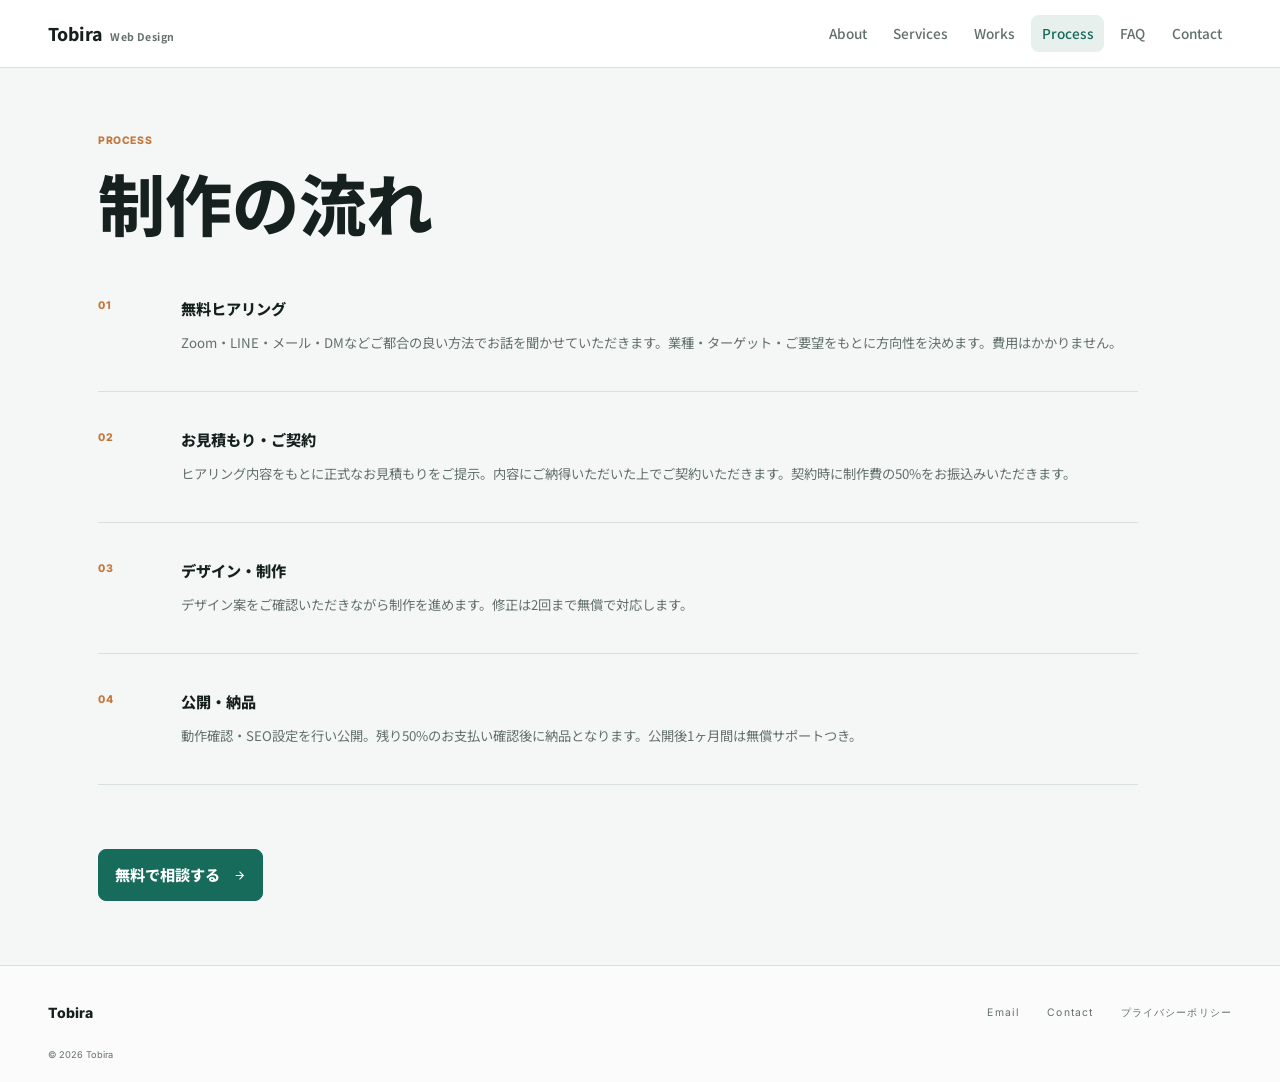
<file: process.html>
<!DOCTYPE html>
<html lang="ja">
<head>
  <meta charset="UTF-8">
  <meta name="viewport" content="width=device-width, initial-scale=1.0">
  <title>制作の流れ — Tobira</title>
  <meta name="description" content="Tobiraの制作フロー。ヒアリングからサイト公開まで4ステップで進めます。">
  <link rel="preconnect" href="https://fonts.googleapis.com">
  <link href="https://fonts.googleapis.com/css2?family=Noto+Sans+JP:wght@300;400;500&family=Inter:wght@200;300;400;500;600&display=swap" rel="stylesheet">
  <style>
    *, *::before, *::after { box-sizing: border-box; margin: 0; padding: 0; }
    :root { --bg:#090909;--bg2:#101010;--bg3:#161616;--border:rgba(255,255,255,0.07);--text:#d4d4d4;--muted:#787878;--muted2:#a0a0a0;--accent:#c9a96e;--white:#f2f2f2;--mono:'Inter',sans-serif;--sans:'Noto Sans JP','Inter',sans-serif; }
    html { scroll-behavior: smooth; }
    body { background:var(--bg);color:var(--text);font-family:var(--sans);font-weight:300;line-height:1.7;-webkit-font-smoothing:antialiased;cursor:none; }
    .grain { position:fixed;inset:-200%;width:500%;height:500%;background-image:url("data:image/svg+xml,<svg xmlns='http://www.w3.org/2000/svg' width='200' height='200'><filter id='n'><feTurbulence type='fractalNoise' baseFrequency='0.85' numOctaves='4' stitchTiles='stitch'/><feColorMatrix type='saturate' values='0'/></filter><rect width='200' height='200' filter='url(%23n)' opacity='1'/></svg>");opacity:0.028;pointer-events:none;z-index:9998;animation:grain 7s steps(10) infinite; }
    @keyframes grain { 0%{transform:translate(0,0)}10%{transform:translate(-3%,-8%)}25%{transform:translate(-12%,5%)}37%{transform:translate(6%,-20%)}50%{transform:translate(-4%,20%)}62%{transform:translate(-12%,8%)}75%{transform:translate(12%,-2%)}87%{transform:translate(2%,14%)} }
    .cursor { position:fixed;width:7px;height:7px;background:var(--white);border-radius:50%;pointer-events:none;z-index:10000;transform:translate(-50%,-50%);transition:width .18s,height .18s;mix-blend-mode:difference; }
    .cursor-ring { position:fixed;width:38px;height:38px;border:1px solid rgba(255,255,255,0.2);border-radius:50%;pointer-events:none;z-index:10000;transform:translate(-50%,-50%);transition:width .25s,height .25s,border-color .25s,left .08s linear,top .08s linear; }
    .cursor.grow { width:14px;height:14px; } .cursor-ring.grow { width:58px;height:58px;border-color:rgba(201,169,110,0.35); }
    @media (max-width:768px) { .cursor,.cursor-ring { display:none; } }
    nav { position:fixed;top:0;left:0;right:0;z-index:100;display:flex;justify-content:space-between;align-items:center;padding:1.5rem 3rem;transition:border-color .4s,background .4s;border-bottom:1px solid transparent; }
    nav.scrolled { background:rgba(9,9,9,.9);backdrop-filter:blur(18px);border-color:var(--border); }
    .nav-logo { font-family:var(--mono);font-size:1rem;font-weight:500;letter-spacing:.08em;color:var(--white);text-decoration:none; }
    .nav-logo span { font-size:.58rem;font-weight:300;letter-spacing:.22em;color:var(--muted);margin-left:.7rem;text-transform:uppercase;vertical-align:middle; }
    .nav-links { display:flex;gap:2.2rem;list-style:none; }
    .nav-links a { font-size:.71rem;letter-spacing:.13em;color:var(--muted);text-decoration:none;text-transform:uppercase;transition:color .2s; }
    .nav-links a:hover,.nav-links a.active { color:var(--white); }
    @media (max-width:768px) { nav { padding:1.2rem 1.5rem; } .nav-links { display:none; } }
    section { padding:10rem 3rem 8rem; background:var(--bg2); }
    .section-label { font-family:var(--mono);font-size:.65rem;letter-spacing:.28em;text-transform:uppercase;color:var(--accent);margin-bottom:1rem; }
    .section-title { font-size:clamp(1.9rem,4vw,3.1rem);font-weight:300;color:var(--white);letter-spacing:-.025em;margin-bottom:4rem;line-height:1.15; }
    .fade-in { opacity:0;transform:translateY(24px);transition:opacity .7s ease,transform .7s ease; }
    .fade-in.visible { opacity:1;transform:none; }
    .process-list { max-width:720px; }
    .process-item { display:grid;grid-template-columns:3.2rem 1fr;gap:2rem;padding:2.2rem 0;border-bottom:1px solid var(--border); }
    .process-num { font-family:var(--mono);font-size:.66rem;color:var(--accent);letter-spacing:.12em;padding-top:.1rem; }
    .process-title { font-size:.95rem;color:var(--white);font-weight:400;margin-bottom:.5rem; }
    .process-desc { font-size:.83rem;color:var(--muted);line-height:1.95; }
    .cta-wrap { margin-top:4rem; }
    .btn { display:inline-flex;align-items:center;gap:.8rem;padding:1rem 2.5rem;font-family:var(--mono);font-size:.75rem;letter-spacing:.12em;text-decoration:none;text-transform:uppercase;transition:background .25s,color .25s,transform .2s; }
    .btn-outline { border:1px solid rgba(255,255,255,.45);color:var(--white); }
    .btn-outline:hover { background:var(--white);color:var(--bg);transform:translateY(-2px); }
    @media (max-width:768px) { section { padding:7rem 1.5rem 5rem; } }
    footer { padding:2.2rem 3rem 1.2rem;border-top:1px solid var(--border); }
    .footer-main { display:flex;justify-content:space-between;align-items:center;flex-wrap:wrap;gap:1rem;margin-bottom:1.4rem; }
    .footer-brand { font-family:var(--mono);font-size:.88rem;font-weight:500;color:var(--white); }
    .footer-links { display:flex;gap:1.7rem;align-items:center; }
    .footer-links a { font-family:var(--mono);font-size:.65rem;letter-spacing:.11em;color:var(--muted);text-decoration:none;transition:color .2s; }
    .footer-links a:hover { color:var(--white); }
    .footer-copy { font-family:var(--mono);font-size:.58rem;color:#282828;margin-top:.5rem; }
    @media (max-width:768px) { footer { padding:2rem 1.5rem 1rem; } .footer-main { flex-direction:column;align-items:flex-start; } }
  </style>
  <link rel="stylesheet" href="/tobira-theme.css">
</head>
<body>
<div class="grain"></div>
<div class="cursor" id="cursor"></div>
<div class="cursor-ring" id="cursorRing"></div>
<nav id="nav">
  <a class="nav-logo" href="/">Tobira<span>Web Design</span></a>
  <ul class="nav-links">
    <li><a href="about.html">About</a></li>
    <li><a href="services/index.html">Services</a></li>
    <li><a href="works.html">Works</a></li>
    <li><a href="process.html" class="active">Process</a></li>
    <li><a href="faq.html">FAQ</a></li>
    <li><a href="contact.html">Contact</a></li>
  </ul>
</nav>
<section>
  <div class="fade-in">
    <p class="section-label">Process</p>
    <h2 class="section-title">制作の流れ</h2>
  </div>
  <div class="process-list fade-in">
    <div class="process-item">
      <div class="process-num">01</div>
      <div><div class="process-title">無料ヒアリング</div><div class="process-desc">Zoom・LINE・メール・DMなどご都合の良い方法でお話を聞かせていただきます。業種・ターゲット・ご要望をもとに方向性を決めます。費用はかかりません。</div></div>
    </div>
    <div class="process-item">
      <div class="process-num">02</div>
      <div><div class="process-title">お見積もり・ご契約</div><div class="process-desc">ヒアリング内容をもとに正式なお見積もりをご提示。内容にご納得いただいた上でご契約いただきます。契約時に制作費の50%をお振込みいただきます。</div></div>
    </div>
    <div class="process-item">
      <div class="process-num">03</div>
      <div><div class="process-title">デザイン・制作</div><div class="process-desc">デザイン案をご確認いただきながら制作を進めます。修正は2回まで無償で対応します。</div></div>
    </div>
    <div class="process-item">
      <div class="process-num">04</div>
      <div><div class="process-title">公開・納品</div><div class="process-desc">動作確認・SEO設定を行い公開。残り50%のお支払い確認後に納品となります。公開後1ヶ月間は無償サポートつき。</div></div>
    </div>
  </div>
  <div class="cta-wrap fade-in">
    <a href="contact.html" class="btn btn-outline">
      無料で相談する
      <svg width="13" height="13" viewBox="0 0 24 24" fill="none" stroke="currentColor" stroke-width="2"><path d="M5 12h14M12 5l7 7-7 7"/></svg>
    </a>
  </div>
</section>
<footer>
  <div class="footer-main">
    <div class="footer-brand">Tobira</div>
    <div class="footer-links">
      <a href="mailto:tobira.webdesign@gmail.com">Email</a>
      <a href="contact.html">Contact</a>
      <a href="/privacy.html">プライバシーポリシー</a>
    </div>
  </div>
  <div class="footer-copy">© 2026 Tobira</div>
</footer>
<script>
  const nav=document.getElementById('nav');
  window.addEventListener('scroll',()=>{ nav.classList.toggle('scrolled',window.scrollY>40); });
  const io=new IntersectionObserver(entries=>{entries.forEach(e=>{if(e.isIntersecting){e.target.classList.add('visible');io.unobserve(e.target);}});},{threshold:0.08});
  document.querySelectorAll('.fade-in').forEach(el=>io.observe(el));
  const cursor=document.getElementById('cursor'),ring=document.getElementById('cursorRing');
  if(cursor&&ring){let mx=0,my=0,rx=0,ry=0;document.addEventListener('mousemove',e=>{mx=e.clientX;my=e.clientY;});(function loop(){rx+=(mx-rx)*.14;ry+=(my-ry)*.14;cursor.style.left=mx+'px';cursor.style.top=my+'px';ring.style.left=rx+'px';ring.style.top=ry+'px';requestAnimationFrame(loop);})();document.querySelectorAll('a,button').forEach(el=>{el.addEventListener('mouseenter',()=>{cursor.classList.add('grow');ring.classList.add('grow');});el.addEventListener('mouseleave',()=>{cursor.classList.remove('grow');ring.classList.remove('grow');});});document.addEventListener('mouseleave',()=>{cursor.style.opacity='0';ring.style.opacity='0';});document.addEventListener('mouseenter',()=>{cursor.style.opacity='1';ring.style.opacity='1';});}
</script>
</body>
</html>
</file>
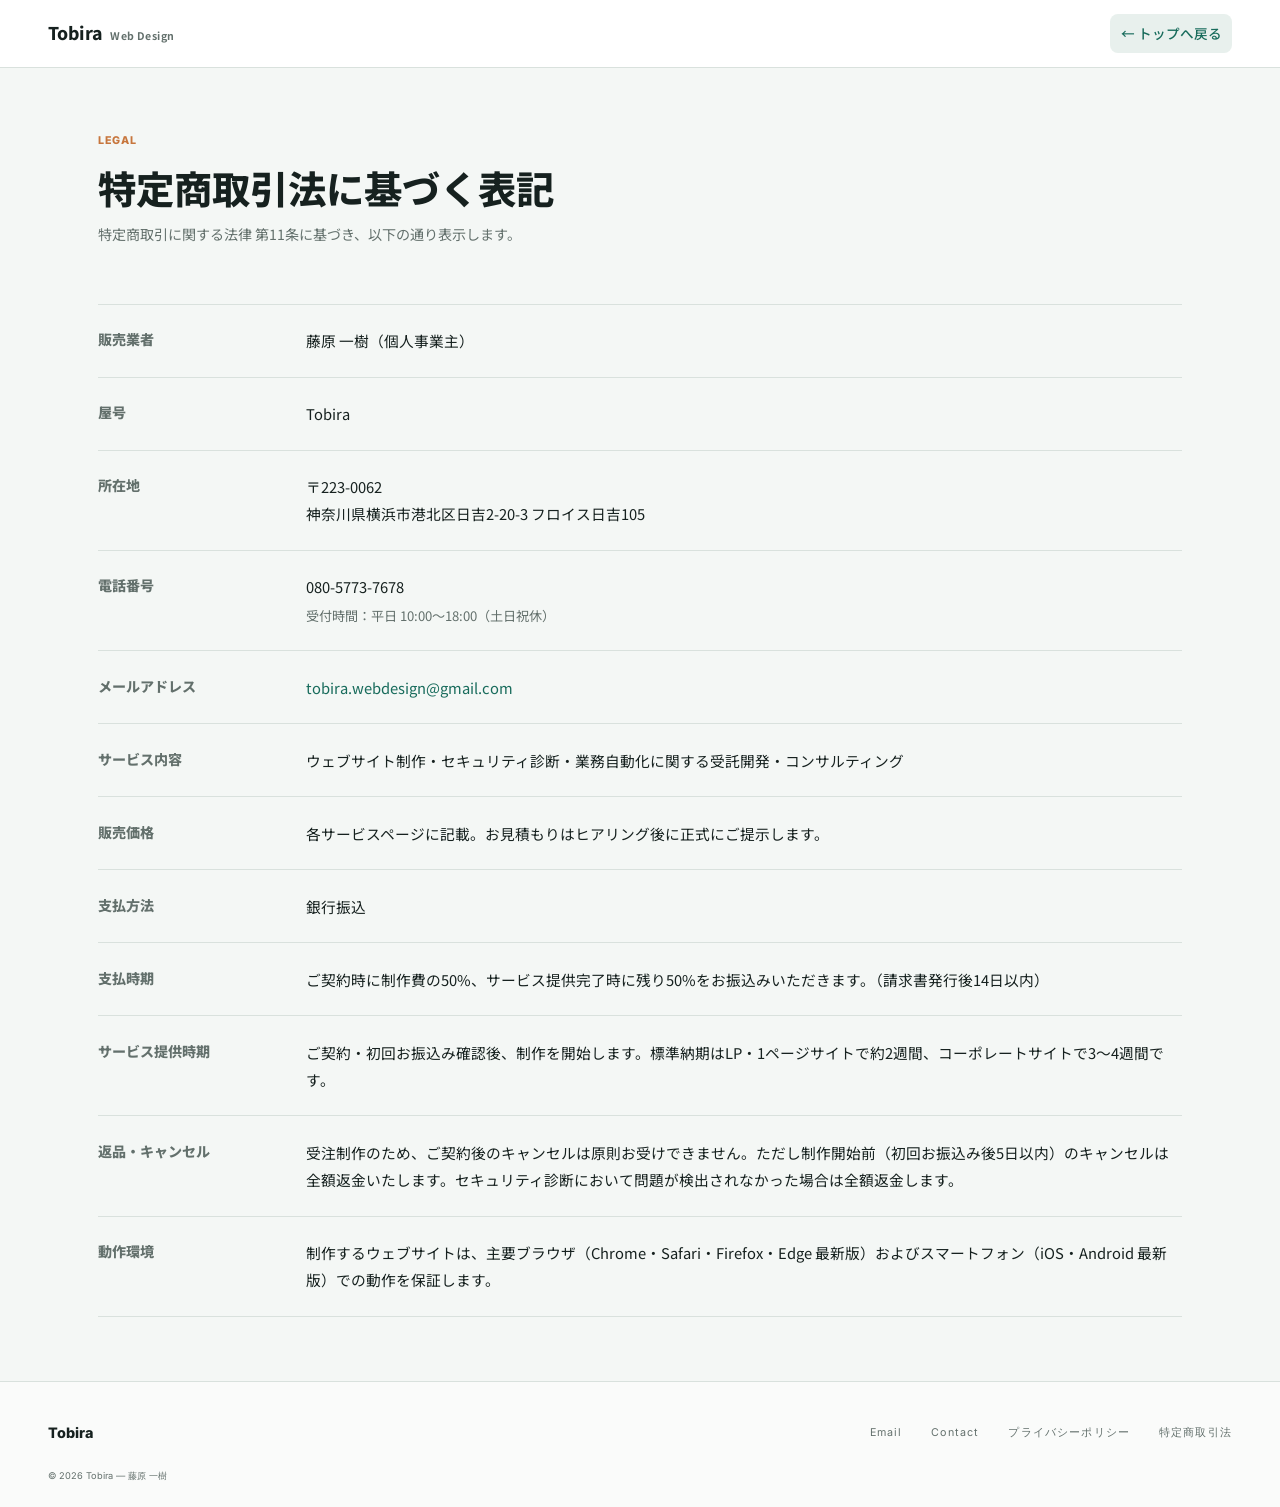
<file: tokushoho.html>
<!DOCTYPE html>
<html lang="ja">
<head>
  <meta charset="UTF-8">
  <meta name="viewport" content="width=device-width, initial-scale=1.0">
  <title>特定商取引法に基づく表記 — Tobira</title>
  <meta name="description" content="Tobira（藤原一樹）の特定商取引法に基づく表記。">
  <meta http-equiv="X-Content-Type-Options" content="nosniff">
  <meta http-equiv="Referrer-Policy" content="strict-origin-when-cross-origin">
  <link rel="preconnect" href="https://fonts.googleapis.com">
  <link href="https://fonts.googleapis.com/css2?family=Noto+Sans+JP:wght@300;400;500&family=Inter:wght@200;300;400;500;600&display=swap" rel="stylesheet">
  <style>
    *, *::before, *::after { box-sizing: border-box; margin: 0; padding: 0; }
    :root {
      --bg:#080808;--bg2:#101010;--bg3:#1a1a1a;
      --border:rgba(255,255,255,0.10);
      --text:#e0e0e0;--muted:#909090;--muted2:#b8b8b8;
      --accent:#d4aa6a;--white:#f5f5f5;
      --mono:'Inter',sans-serif;--sans:'Noto Sans JP','Inter',sans-serif;
    }
    html { scroll-behavior: smooth; }
    body { background:var(--bg);color:var(--text);font-family:var(--sans);font-weight:300;line-height:1.75;-webkit-font-smoothing:antialiased; }
    nav { position:fixed;top:0;left:0;right:0;z-index:100;display:flex;justify-content:space-between;align-items:center;padding:1.5rem 3rem;background:rgba(8,8,8,.95);backdrop-filter:blur(20px);border-bottom:1px solid var(--border); }
    .nav-logo { font-family:var(--mono);font-size:1.05rem;font-weight:500;letter-spacing:.06em;color:var(--white);text-decoration:none; }
    .nav-logo span { font-size:.58rem;font-weight:300;letter-spacing:.22em;color:var(--muted);margin-left:.7rem;text-transform:uppercase;vertical-align:middle; }
    .nav-back { font-family:var(--mono);font-size:.68rem;letter-spacing:.12em;color:var(--muted);text-decoration:none;transition:color .2s; }
    .nav-back:hover { color:var(--white); }
    @media (max-width:768px) { nav { padding:1.2rem 1.5rem; } }

    main { max-width:760px;margin:0 auto;padding:9rem 3rem 7rem; }
    @media (max-width:768px) { main { padding:8rem 1.5rem 5rem; } }

    .page-label { font-family:var(--mono);font-size:.67rem;letter-spacing:.26em;text-transform:uppercase;color:var(--accent);margin-bottom:1rem; }
    .page-title { font-size:clamp(1.7rem,3vw,2.4rem);font-weight:300;color:var(--white);letter-spacing:-.02em;margin-bottom:.8rem;line-height:1.2; }
    .page-sub { font-size:.88rem;color:var(--muted);margin-bottom:3.5rem;line-height:1.9; }

    .law-table { width:100%;border-collapse:collapse; }
    .law-table tr { border-bottom:1px solid var(--border); }
    .law-table tr:first-child { border-top:1px solid var(--border); }
    .law-table th {
      font-family:var(--sans);font-size:.88rem;font-weight:400;
      color:var(--muted2);text-align:left;
      padding:1.4rem 1.5rem 1.4rem 0;
      width:13rem;vertical-align:top;white-space:nowrap;
    }
    .law-table td { font-size:.92rem;color:var(--text);padding:1.4rem 0;line-height:1.85; }
    .law-table a { color:var(--accent);text-decoration:none; }
    .law-table a:hover { text-decoration:underline; }

    footer { padding:2.4rem 3rem 1.4rem;border-top:1px solid var(--border);background:var(--bg2); }
    .footer-main { display:flex;justify-content:space-between;align-items:center;flex-wrap:wrap;gap:1rem;margin-bottom:1.4rem; }
    .footer-brand { font-family:var(--mono);font-size:.9rem;font-weight:500;color:var(--white); }
    .footer-links { display:flex;gap:1.8rem;align-items:center;flex-wrap:wrap; }
    .footer-links a { font-family:var(--mono);font-size:.67rem;letter-spacing:.11em;color:var(--muted);text-decoration:none;transition:color .2s; }
    .footer-links a:hover { color:var(--white); }
    .footer-copy { font-family:var(--mono);font-size:.58rem;color:#333;margin-top:.5rem; }
    @media (max-width:768px) { footer { padding:2rem 1.5rem 1rem; } .footer-main { flex-direction:column;align-items:flex-start; } }
  </style>
  <link rel="stylesheet" href="/tobira-theme.css">
</head>
<body>
<nav>
  <a class="nav-logo" href="/">Tobira<span>Web Design</span></a>
  <a class="nav-back" href="/">← トップへ戻る</a>
</nav>
<main>
  <p class="page-label">Legal</p>
  <h1 class="page-title">特定商取引法に基づく表記</h1>
  <p class="page-sub">特定商取引に関する法律 第11条に基づき、以下の通り表示します。</p>
  <table class="law-table">
    <tr>
      <th>販売業者</th>
      <td>藤原 一樹（個人事業主）</td>
    </tr>
    <tr>
      <th>屋号</th>
      <td>Tobira</td>
    </tr>
    <tr>
      <th>所在地</th>
      <td>〒223-0062<br>神奈川県横浜市港北区日吉2-20-3 フロイス日吉105</td>
    </tr>
    <tr>
      <th>電話番号</th>
      <td>080-5773-7678<br><span style="font-size:.82rem;color:var(--muted)">受付時間：平日 10:00〜18:00（土日祝休）</span></td>
    </tr>
    <tr>
      <th>メールアドレス</th>
      <td><a href="mailto:tobira.webdesign@gmail.com">tobira.webdesign@gmail.com</a></td>
    </tr>
    <tr>
      <th>サービス内容</th>
      <td>ウェブサイト制作・セキュリティ診断・業務自動化に関する受託開発・コンサルティング</td>
    </tr>
    <tr>
      <th>販売価格</th>
      <td>各サービスページに記載。お見積もりはヒアリング後に正式にご提示します。</td>
    </tr>
    <tr>
      <th>支払方法</th>
      <td>銀行振込</td>
    </tr>
    <tr>
      <th>支払時期</th>
      <td>ご契約時に制作費の50%、サービス提供完了時に残り50%をお振込みいただきます。（請求書発行後14日以内）</td>
    </tr>
    <tr>
      <th>サービス提供時期</th>
      <td>ご契約・初回お振込み確認後、制作を開始します。標準納期はLP・1ページサイトで約2週間、コーポレートサイトで3〜4週間です。</td>
    </tr>
    <tr>
      <th>返品・キャンセル</th>
      <td>受注制作のため、ご契約後のキャンセルは原則お受けできません。ただし制作開始前（初回お振込み後5日以内）のキャンセルは全額返金いたします。セキュリティ診断において問題が検出されなかった場合は全額返金します。</td>
    </tr>
    <tr>
      <th>動作環境</th>
      <td>制作するウェブサイトは、主要ブラウザ（Chrome・Safari・Firefox・Edge 最新版）およびスマートフォン（iOS・Android 最新版）での動作を保証します。</td>
    </tr>
  </table>
</main>
<footer>
  <div class="footer-main">
    <div class="footer-brand">Tobira</div>
    <div class="footer-links">
      <a href="mailto:tobira.webdesign@gmail.com">Email</a>
      <a href="contact.html">Contact</a>
      <a href="privacy.html">プライバシーポリシー</a>
      <a href="tokushoho.html">特定商取引法</a>
    </div>
  </div>
  <div class="footer-copy">© 2026 Tobira — 藤原 一樹</div>
</footer>
</body>
</html>
</file>
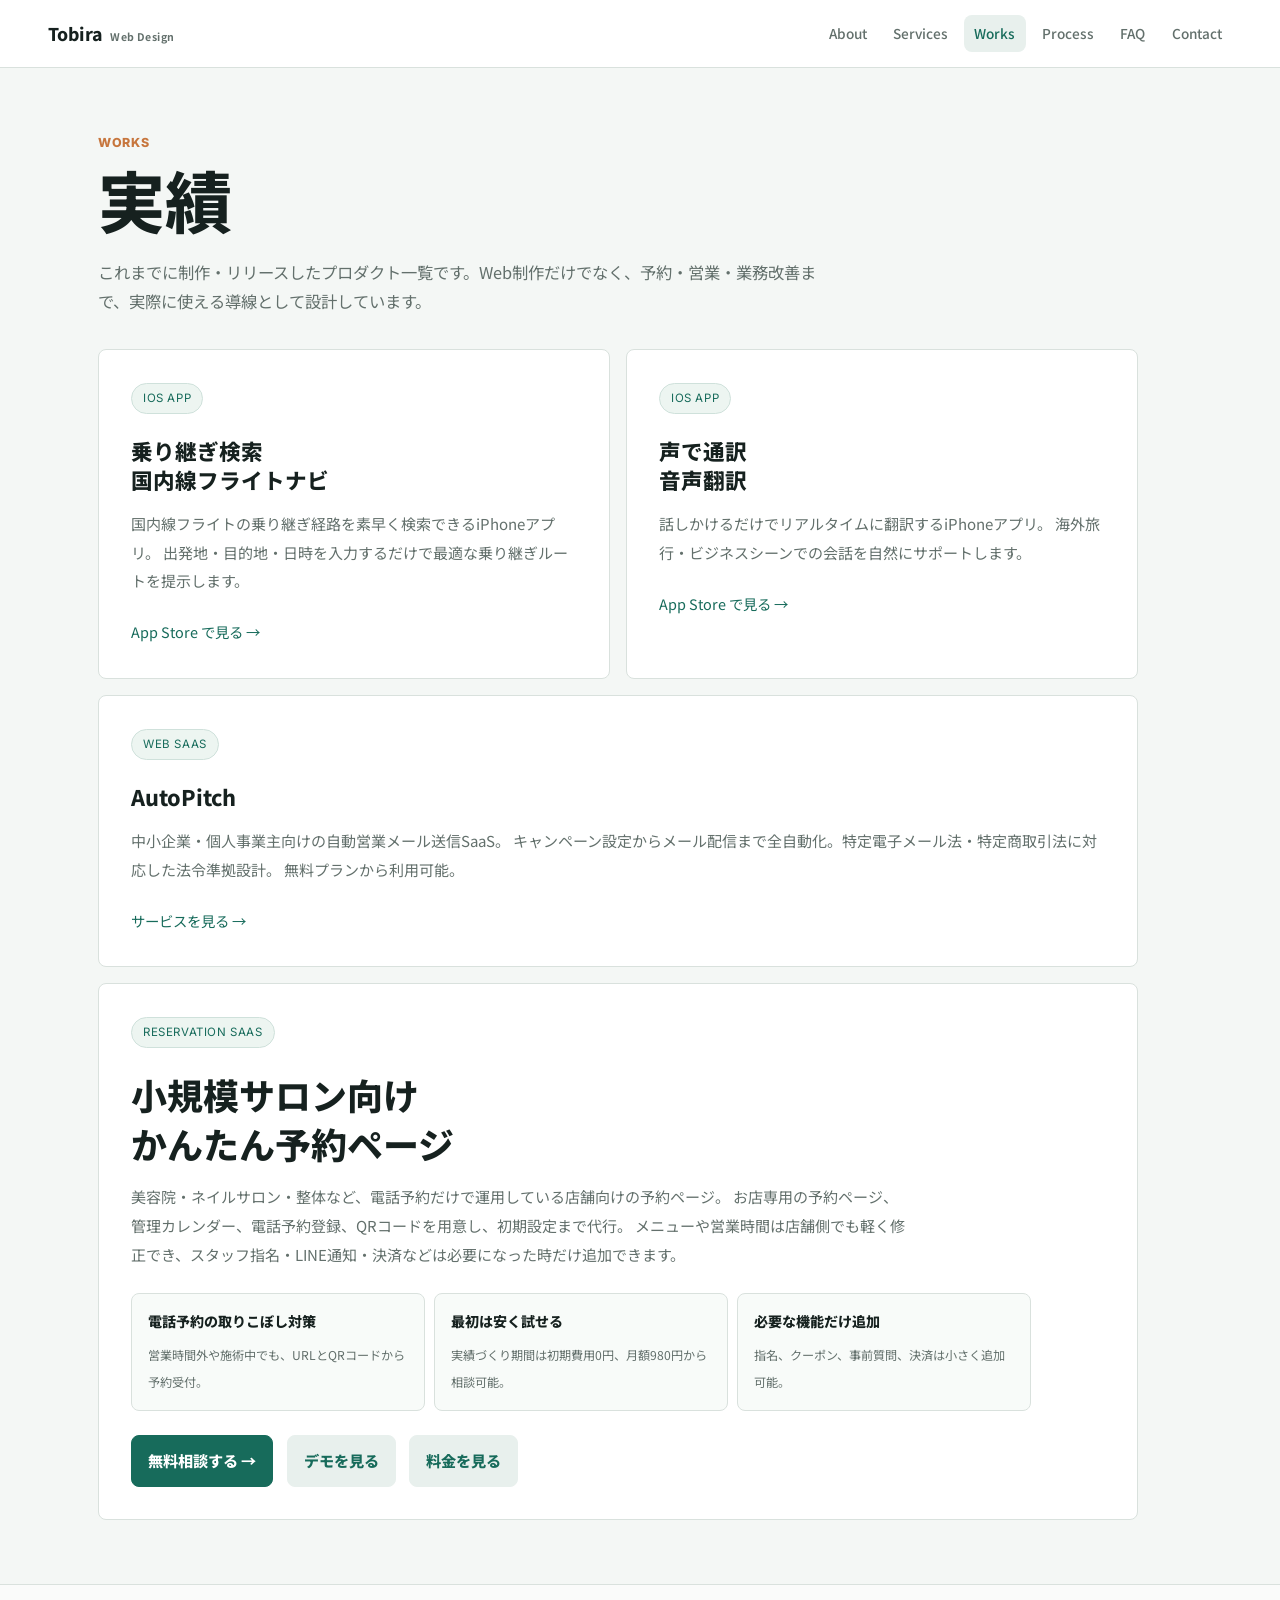
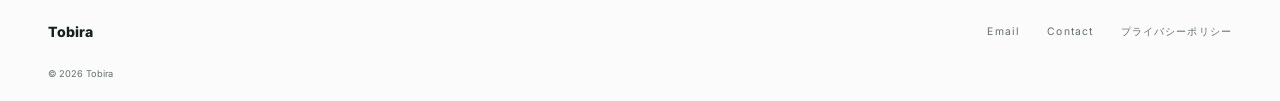
<file: works.html>
<!DOCTYPE html>
<html lang="ja">
<head>
  <meta charset="UTF-8">
  <meta name="viewport" content="width=device-width, initial-scale=1.0">
  <title>Works — Tobira</title>
  <meta name="description" content="Tobiraの制作実績。iPhoneアプリ、Web SaaS、小規模サロン向けのかんたん予約ページなど、集客と業務改善につながるプロダクト一覧。">
  <link rel="preconnect" href="https://fonts.googleapis.com">
  <link href="https://fonts.googleapis.com/css2?family=Noto+Sans+JP:wght@300;400;500&family=Inter:wght@200;300;400;500;600&display=swap" rel="stylesheet">
  <style>
    *, *::before, *::after { box-sizing: border-box; margin: 0; padding: 0; }
    :root {
      --bg: #f4f7f5; --bg2: #ffffff; --bg3: #f8fbf9;
      --border: #d9e1dd;
      --text: #16211f; --muted: #63706c; --muted2: #4f5d59;
      --accent: #176b5b; --accent2: #c7763d; --white: #16211f;
      --shadow: 0 16px 40px rgba(20, 43, 38, 0.1);
      --mono: 'Inter', sans-serif;
      --sans: 'Noto Sans JP', 'Inter', sans-serif;
    }
    html { scroll-behavior: smooth; }
    body { background: var(--bg); color: var(--text); font-family: var(--sans); font-weight: 400; line-height: 1.7; -webkit-font-smoothing: antialiased; }

    .grain { display: none; }
    @keyframes grain {
      0%{transform:translate(0,0)} 10%{transform:translate(-3%,-8%)} 25%{transform:translate(-12%,5%)}
      37%{transform:translate(6%,-20%)} 50%{transform:translate(-4%,20%)} 62%{transform:translate(-12%,8%)}
      75%{transform:translate(12%,-2%)} 87%{transform:translate(2%,14%)}
    }
    .cursor { display: none; }
    .cursor-ring { display: none; }
    .cursor.grow { width: 14px; height: 14px; }
    .cursor-ring.grow { width: 58px; height: 58px; border-color: rgba(201,169,110,0.35); }
    @media (max-width: 768px) { .cursor, .cursor-ring { display: none; } }

    nav { position: sticky; top: 0; left: 0; right: 0; z-index: 100; display: flex; justify-content: space-between; align-items: center; min-height: 68px; padding: .85rem clamp(1rem,4vw,3rem); background: rgba(255,255,255,.94); backdrop-filter: blur(16px); border-bottom: 1px solid var(--border); }
    nav.scrolled { background: rgba(255,255,255,.96); border-color: var(--border); }
    .nav-logo { font-family: var(--sans); font-size: 1.1rem; font-weight: 800; letter-spacing: 0; color: var(--text); text-decoration: none; }
    .nav-logo span { font-size: .66rem; font-weight: 700; letter-spacing: .04em; color: var(--muted); margin-left: .45rem; text-transform: none; vertical-align: middle; }
    .nav-links { display: flex; gap: .35rem; list-style: none; flex-wrap: wrap; }
    .nav-links a { display: inline-flex; min-height: 36px; align-items: center; border-radius: 8px; padding: .45rem .65rem; font-size: .85rem; letter-spacing: 0; color: var(--muted); text-decoration: none; text-transform: none; transition: background .2s,color .2s; }
    .nav-links a:hover, .nav-links a.active { background: #e8f0ed; color: var(--accent); }
    @media (max-width: 768px) { nav { align-items: flex-start; flex-direction: column; padding: 1rem 1.25rem; } .nav-links { gap: .2rem; } }

    section { max-width: 1180px; margin: 0 auto; padding: clamp(2.5rem,5vw,4rem) clamp(1rem,4vw,3rem); }
    .section-label { font-family: var(--mono); font-size: .78rem; letter-spacing: .06em; text-transform: uppercase; color: var(--accent2); margin-bottom: .6rem; font-weight: 800; }
    .section-title { font-size: clamp(2.1rem, 6vw, 4.2rem); font-weight: 800; color: var(--text); letter-spacing: 0; margin-bottom: 1rem; line-height: 1.05; }
    .section-sub { font-size: 1.02rem; color: var(--muted); margin-bottom: 2rem; line-height: 1.8; max-width: 740px; }
    .fade-in,
    .fade-in.visible { opacity: 1; transform: none; }

    .works-grid {
      display: grid;
      grid-template-columns: 1fr 1fr;
      gap: 1rem;
      max-width: 1040px;
    }
    .work-card {
      background: var(--bg2);
      border: 1px solid var(--border);
      border-radius: 8px;
      padding: clamp(1.3rem,3vw,2rem);
      position: relative;
      overflow: hidden;
      text-decoration: none;
      display: block;
      transition: border-color .2s, box-shadow .2s, transform .2s;
    }
    .work-card::after {
      content: ''; position: absolute; bottom: 0; left: 0;
      width: 0; height: 1px; background: var(--accent);
      transition: width .4s ease;
    }
    .work-card:hover { border-color: rgba(23,107,91,.35); box-shadow: var(--shadow); transform: translateY(-2px); }
    .work-card:hover::after { width: 100%; }
    .work-card--wide { grid-column: 1 / -1; }
    .work-card--reservation {
      grid-column: 1 / -1;
      background: var(--bg2);
      border-color: rgba(23,107,91,.28);
    }
    .work-card--reservation .work-title {
      font-size: clamp(1.55rem, 3vw, 2.25rem);
      max-width: 760px;
    }
    .work-card--reservation .work-desc {
      max-width: 780px;
      color: var(--muted2);
    }
    .work-points {
      display: grid;
      grid-template-columns: repeat(3, minmax(0, 1fr));
      gap: 1px;
      gap: .6rem;
      margin: 1.5rem 0;
      max-width: 900px;
    }
    .work-point {
      background: var(--bg3);
      border: 1px solid var(--border);
      border-radius: 8px;
      padding: 1rem;
      min-height: 108px;
    }
    .work-point strong {
      display: block;
      color: var(--text);
      font-size: .88rem;
      font-weight: 800;
      margin-bottom: .35rem;
    }
    .work-point span {
      color: var(--muted);
      font-size: .76rem;
      line-height: 1.8;
    }
    .work-actions {
      display: flex;
      gap: .85rem;
      flex-wrap: wrap;
      align-items: center;
    }
    .work-button {
      display: inline-flex;
      align-items: center;
      justify-content: center;
      min-height: 44px;
      border-radius: 8px;
      padding: .75rem 1rem;
      font-family: var(--sans);
      font-size: .92rem;
      letter-spacing: 0;
      font-weight: 800;
      text-decoration: none;
      transition: background .22s, color .22s, border-color .22s;
    }
    .work-button--primary {
      background: var(--accent);
      color: #fff;
      border: 1px solid var(--accent);
    }
    .work-button--ghost {
      background: #e8f0ed;
      color: var(--accent);
      border: 1px solid #e8f0ed;
    }
    .work-button:hover { background: #0f4a3f; color: #fff; border-color: #0f4a3f; }
    .conversion-band {
      max-width: 1040px;
      border: 1px solid var(--border);
      border-radius: 8px;
      background: var(--bg2);
      padding: clamp(1.5rem, 4vw, 2.4rem);
      margin-top: 1rem;
      box-shadow: var(--shadow);
    }
    .conversion-band h3 {
      color: var(--text);
      font-size: clamp(1.35rem, 3vw, 2rem);
      font-weight: 800;
      letter-spacing: 0;
      line-height: 1.35;
      margin-bottom: 1rem;
    }
    .conversion-band p {
      color: var(--muted);
      font-size: .98rem;
      line-height: 2;
      max-width: 760px;
      margin-bottom: 1.5rem;
    }
    .work-tag {
      font-family: var(--mono); font-size: .72rem;
      letter-spacing: .05em; text-transform: uppercase;
      color: var(--accent); margin-bottom: 1.4rem;
      display: inline-block;
      border: 1px solid #cfe1db;
      border-radius: 999px;
      background: #edf5f1;
      padding: .28rem .7rem;
    }
    .work-title { font-size: 1.35rem; font-weight: 800; color: var(--text); margin-bottom: 1rem; line-height: 1.35; }
    .work-desc { font-size: .94rem; color: var(--muted); line-height: 1.9; margin-bottom: 1.4rem; }
    .work-link {
      font-family: var(--sans); font-size: .9rem;
      letter-spacing: 0; color: var(--accent);
      text-decoration: none; transition: color .2s;
      display: inline-flex; align-items: center; gap: .5rem;
    }
    .work-card:hover .work-link { color: var(--accent); }
    @media (max-width: 768px) {
      .works-grid, .work-points { grid-template-columns: 1fr; }
      .work-card--wide, .work-card--reservation { grid-column: auto; }
      .work-card { padding: 2.2rem 1.5rem; }
      section { padding: 6rem 1.5rem; }
    }

    footer { padding: 2.2rem 3rem 1.2rem; border-top: 1px solid var(--border); background: rgba(255,255,255,.55); }
    .footer-main { display: flex; justify-content: space-between; align-items: center; flex-wrap: wrap; gap: 1rem; margin-bottom: 1.4rem; }
    .footer-brand { font-family: var(--mono); font-size: .88rem; font-weight: 500; color: var(--white); }
    .footer-links { display: flex; gap: 1.7rem; align-items: center; }
    .footer-links a { font-family: var(--mono); font-size: .65rem; letter-spacing: .11em; color: var(--muted); text-decoration: none; transition: color .2s; }
    .footer-links a:hover { color: var(--white); }
    .footer-copy { font-family: var(--mono); font-size: .58rem; color: var(--muted); margin-top: .5rem; }
    @media (max-width: 768px) { footer { padding: 2rem 1.5rem 1rem; } .footer-main { flex-direction: column; align-items: flex-start; } }
  </style>
  <link rel="stylesheet" href="/tobira-theme.css">
</head>
<body>

<div class="grain"></div>
<div class="cursor" id="cursor"></div>
<div class="cursor-ring" id="cursorRing"></div>

<nav id="nav">
  <a class="nav-logo" href="/">Tobira<span>Web Design</span></a>
  <ul class="nav-links">
    <li><a href="about.html">About</a></li>
    <li><a href="services/index.html">Services</a></li>
    <li><a href="works.html" class="active">Works</a></li>
    <li><a href="process.html">Process</a></li>
    <li><a href="faq.html">FAQ</a></li>
    <li><a href="contact.html">Contact</a></li>
  </ul>
</nav>

<section>
  <div class="fade-in">
    <p class="section-label">Works</p>
    <h2 class="section-title">実績</h2>
    <p class="section-sub">これまでに制作・リリースしたプロダクト一覧です。Web制作だけでなく、予約・営業・業務改善まで、実際に使える導線として設計しています。</p>
  </div>

  <div class="works-grid fade-in">
    <a href="https://apps.apple.com/jp/app/%E4%B9%97%E3%82%8A%E7%B6%99%E3%81%8E%E6%A4%9C%E7%B4%A2-%E5%9B%BD%E5%86%85%E7%B7%9A%E3%83%95%E3%83%A9%E3%82%A4%E3%83%88%E3%83%8A%E3%83%93/id6759199153" target="_blank" rel="noopener" class="work-card">
      <span class="work-tag">iOS App</span>
      <div class="work-title">乗り継ぎ検索<br>国内線フライトナビ</div>
      <div class="work-desc">
        国内線フライトの乗り継ぎ経路を素早く検索できるiPhoneアプリ。
        出発地・目的地・日時を入力するだけで最適な乗り継ぎルートを提示します。
      </div>
      <span class="work-link">App Store で見る →</span>
    </a>

    <a href="https://apps.apple.com/jp/app/%E5%A3%B0%E3%81%A7%E9%80%9A%E8%A8%B3-%E9%9F%B3%E5%A3%B0%E7%BF%BB%E8%A8%B3/id6759476748" target="_blank" rel="noopener" class="work-card">
      <span class="work-tag">iOS App</span>
      <div class="work-title">声で通訳<br>音声翻訳</div>
      <div class="work-desc">
        話しかけるだけでリアルタイムに翻訳するiPhoneアプリ。
        海外旅行・ビジネスシーンでの会話を自然にサポートします。
      </div>
      <span class="work-link">App Store で見る →</span>
    </a>

    <a href="https://autopitch.tobira-webdesign.com" target="_blank" rel="noopener" class="work-card work-card--wide">
      <span class="work-tag">Web SaaS</span>
      <div class="work-title">AutoPitch</div>
      <div class="work-desc">
        中小企業・個人事業主向けの自動営業メール送信SaaS。
        キャンペーン設定からメール配信まで全自動化。特定電子メール法・特定商取引法に対応した法令準拠設計。
        無料プランから利用可能。
      </div>
      <span class="work-link">サービスを見る →</span>
    </a>

    <article class="work-card work-card--reservation" aria-label="小規模サロン向けかんたん予約ページ">
      <span class="work-tag">Reservation SaaS</span>
      <div class="work-title">小規模サロン向け<br>かんたん予約ページ</div>
      <div class="work-desc">
        美容院・ネイルサロン・整体など、電話予約だけで運用している店舗向けの予約ページ。
        お店専用の予約ページ、管理カレンダー、電話予約登録、QRコードを用意し、初期設定まで代行。
        メニューや営業時間は店舗側でも軽く修正でき、スタッフ指名・LINE通知・決済などは必要になった時だけ追加できます。
      </div>
      <div class="work-points" aria-label="かんたん予約ページの特徴">
        <div class="work-point">
          <strong>電話予約の取りこぼし対策</strong>
          <span>営業時間外や施術中でも、URLとQRコードから予約受付。</span>
        </div>
        <div class="work-point">
          <strong>最初は安く試せる</strong>
          <span>実績づくり期間は初期費用0円、月額980円から相談可能。</span>
        </div>
        <div class="work-point">
          <strong>必要な機能だけ追加</strong>
          <span>指名、クーポン、事前質問、決済は小さく追加可能。</span>
        </div>
      </div>
      <div class="work-actions">
        <a class="work-button work-button--primary" href="contact.html">無料相談する →</a>
        <a class="work-button work-button--ghost" href="https://kantan-yoyaku-page.fly.dev/s/salon-hikari" target="_blank" rel="noopener">デモを見る</a>
        <a class="work-button work-button--ghost" href="https://kantan-yoyaku-page.fly.dev/pricing" target="_blank" rel="noopener">料金を見る</a>
      </div>
    </article>
  </div>

</section>

<footer>
  <div class="footer-main">
    <div class="footer-brand">Tobira</div>
    <div class="footer-links">
      <a href="mailto:tobira.webdesign@gmail.com">Email</a>
      <a href="contact.html">Contact</a>
      <a href="/privacy.html">プライバシーポリシー</a>
    </div>
  </div>
  <div class="footer-copy">© 2026 Tobira</div>
</footer>

<script>
  const nav = document.getElementById('nav');
  window.addEventListener('scroll', () => { nav.classList.toggle('scrolled', window.scrollY > 40); });
  const io = new IntersectionObserver(entries => {
    entries.forEach(e => { if (e.isIntersecting) { e.target.classList.add('visible'); io.unobserve(e.target); } });
  }, { threshold: 0.08 });
  document.querySelectorAll('.fade-in').forEach(el => io.observe(el));
  const cursor = document.getElementById('cursor');
  const ring = document.getElementById('cursorRing');
  if (cursor && ring) {
    let mx = 0, my = 0, rx = 0, ry = 0;
    document.addEventListener('mousemove', e => { mx = e.clientX; my = e.clientY; });
    (function loop() { rx += (mx-rx)*.14; ry += (my-ry)*.14; cursor.style.left=mx+'px'; cursor.style.top=my+'px'; ring.style.left=rx+'px'; ring.style.top=ry+'px'; requestAnimationFrame(loop); })();
    document.querySelectorAll('a, button').forEach(el => {
      el.addEventListener('mouseenter', () => { cursor.classList.add('grow'); ring.classList.add('grow'); });
      el.addEventListener('mouseleave', () => { cursor.classList.remove('grow'); ring.classList.remove('grow'); });
    });
    document.addEventListener('mouseleave', () => { cursor.style.opacity='0'; ring.style.opacity='0'; });
    document.addEventListener('mouseenter', () => { cursor.style.opacity='1'; ring.style.opacity='1'; });
  }
</script>
</body>
</html>
</file>
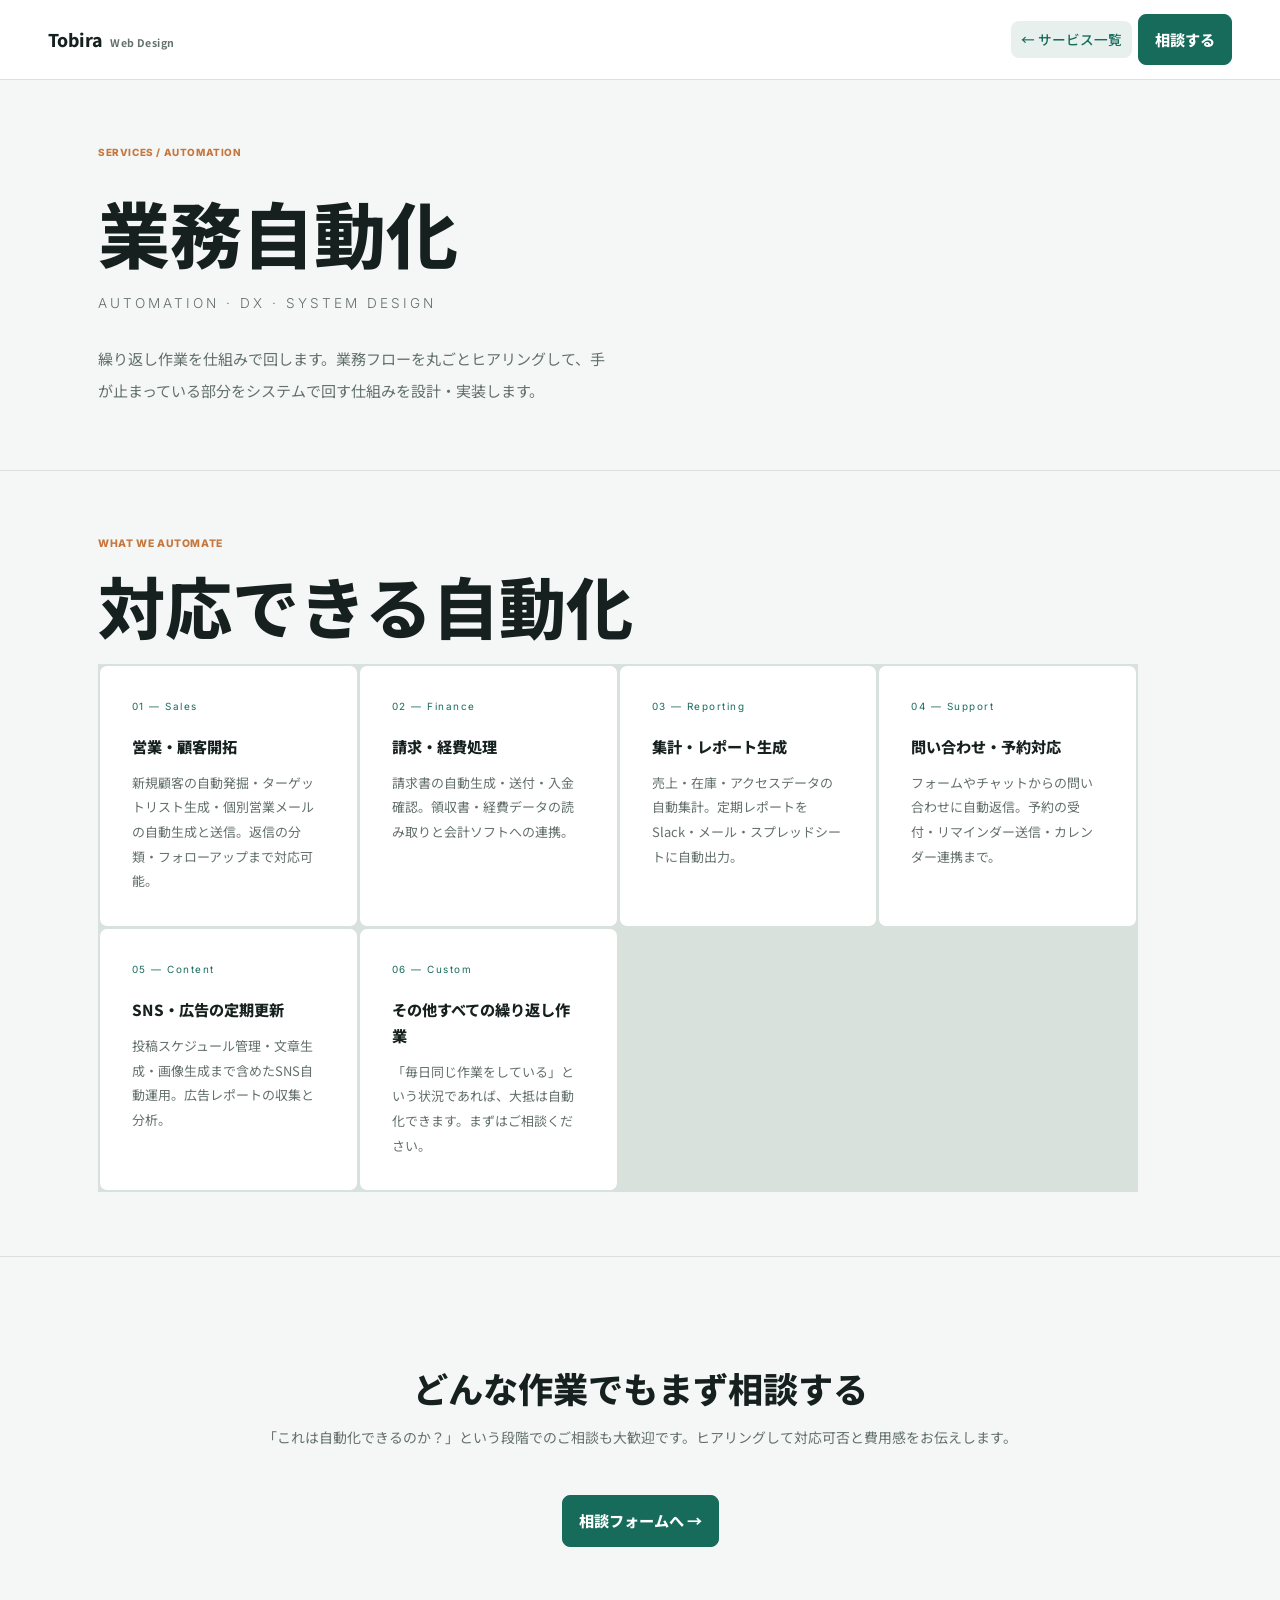
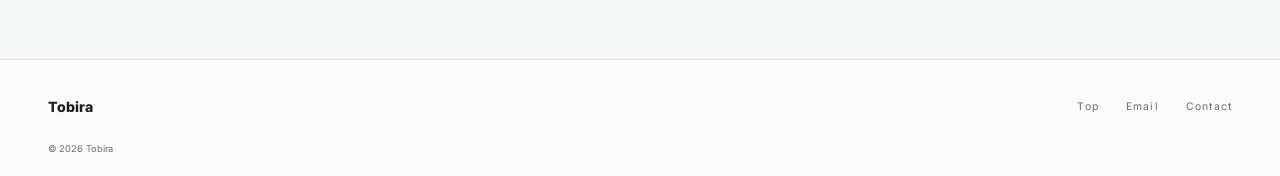
<file: services/automation.html>
<!DOCTYPE html>
<html lang="ja">
<head>
  <meta charset="UTF-8">
  <meta name="viewport" content="width=device-width, initial-scale=1.0">
  <title>業務自動化 — Tobira</title>
  <meta name="description" content="繰り返し作業を仕組みで回します。営業・請求・集計・問い合わせ対応など、業務フロー全体を設計・実装します。">
  <link rel="preconnect" href="https://fonts.googleapis.com">
  <link href="https://fonts.googleapis.com/css2?family=Noto+Sans+JP:wght@300;400;500&family=Inter:wght@200;300;400;500;600&display=swap" rel="stylesheet">
  <style>
    *, *::before, *::after { box-sizing: border-box; margin: 0; padding: 0; }
    :root {
      --bg: #090909; --bg2: #101010; --bg3: #161616;
      --border: rgba(255,255,255,0.07);
      --text: #d4d4d4; --muted: #787878; --muted2: #a0a0a0;
      --accent: #c9a96e; --white: #f2f2f2;
      --mono: 'Inter', sans-serif;
      --sans: 'Noto Sans JP', 'Inter', sans-serif;
    }
    html { scroll-behavior: smooth; }
    body { background: var(--bg); color: var(--text); font-family: var(--sans); font-weight: 300; line-height: 1.7; -webkit-font-smoothing: antialiased; cursor: none; }

    .grain { position: fixed; inset: -200%; width: 500%; height: 500%; background-image: url("data:image/svg+xml,<svg xmlns='http://www.w3.org/2000/svg' width='200' height='200'><filter id='n'><feTurbulence type='fractalNoise' baseFrequency='0.85' numOctaves='4' stitchTiles='stitch'/><feColorMatrix type='saturate' values='0'/></filter><rect width='200' height='200' filter='url(%23n)' opacity='1'/></svg>"); opacity: 0.028; pointer-events: none; z-index: 9998; animation: grain 7s steps(10) infinite; }
    @keyframes grain {
      0%{transform:translate(0,0)} 10%{transform:translate(-3%,-8%)} 25%{transform:translate(-12%,5%)}
      37%{transform:translate(6%,-20%)} 50%{transform:translate(-4%,20%)} 62%{transform:translate(-12%,8%)}
      75%{transform:translate(12%,-2%)} 87%{transform:translate(2%,14%)}
    }
    .cursor { position: fixed; width: 7px; height: 7px; background: var(--white); border-radius: 50%; pointer-events: none; z-index: 10000; transform: translate(-50%,-50%); transition: width .18s, height .18s; mix-blend-mode: difference; }
    .cursor-ring { position: fixed; width: 38px; height: 38px; border: 1px solid rgba(255,255,255,0.2); border-radius: 50%; pointer-events: none; z-index: 10000; transform: translate(-50%,-50%); transition: width .25s, height .25s, border-color .25s, left .08s linear, top .08s linear; }
    .cursor.grow { width: 14px; height: 14px; }
    .cursor-ring.grow { width: 58px; height: 58px; border-color: rgba(201,169,110,0.35); }
    @media (max-width: 768px) { .cursor, .cursor-ring { display: none; } }

    nav { position: fixed; top: 0; left: 0; right: 0; z-index: 100; display: flex; justify-content: space-between; align-items: center; padding: 1.5rem 3rem; transition: border-color .4s, background .4s; border-bottom: 1px solid transparent; }
    nav.scrolled { background: rgba(9,9,9,.9); backdrop-filter: blur(18px); border-color: var(--border); }
    .nav-logo { font-family: var(--mono); font-weight: 500; font-size: .88rem; letter-spacing: .04em; color: var(--white); text-decoration: none; display: flex; align-items: baseline; gap: .7rem; }
    .nav-logo span { font-size: .6rem; letter-spacing: .18em; text-transform: uppercase; color: var(--muted); font-weight: 300; }
    .nav-right { display: flex; align-items: center; gap: 1.8rem; }
    .nav-back { font-family: var(--mono); font-size: .62rem; letter-spacing: .14em; color: var(--muted); text-decoration: none; transition: color .2s; }
    .nav-back:hover { color: var(--white); }
    .nav-contact { font-family: var(--mono); font-size: .62rem; letter-spacing: .14em; color: var(--muted); text-decoration: none; transition: color .2s; border: 1px solid var(--border); padding: .4rem 1rem; }
    .nav-contact:hover { color: var(--white); border-color: rgba(255,255,255,.2); }

    section { padding: 8rem 3rem; }
    .section-label { font-family: var(--mono); font-size: .65rem; letter-spacing: .28em; text-transform: uppercase; color: var(--accent); margin-bottom: 1rem; }
    .section-title { font-size: clamp(1.9rem, 4vw, 3.1rem); font-weight: 300; color: var(--white); letter-spacing: -.025em; margin-bottom: 4rem; line-height: 1.15; }
    .divider { width: 100%; height: 1px; background: var(--border); }
    .fade-in { opacity: 0; transform: translateY(24px); transition: opacity .7s ease, transform .7s ease; }
    .fade-in.visible { opacity: 1; transform: none; }

    /* HERO */
    #hero { padding-top: 14rem; padding-bottom: 8rem; background: var(--bg2); border-bottom: 1px solid var(--border); }
    .hero-eyebrow { font-family: var(--mono); font-size: .62rem; letter-spacing: .28em; text-transform: uppercase; color: var(--muted); margin-bottom: 2rem; }
    .hero-title { font-size: clamp(2.8rem, 6vw, 5.2rem); font-weight: 200; color: var(--white); letter-spacing: -.035em; line-height: 1.05; margin-bottom: 2rem; }
    .hero-title em { display: block; font-style: normal; font-family: var(--mono); font-size: clamp(.7rem, 1.2vw, .85rem); font-weight: 300; letter-spacing: .22em; text-transform: uppercase; color: var(--muted); margin-top: 1.6rem; }
    .hero-sub { font-size: .94rem; color: var(--muted2); line-height: 2.1; max-width: 520px; }

    /* WHAT WE AUTOMATE */
    .auto-grid { display: grid; grid-template-columns: repeat(auto-fit, minmax(240px, 1fr)); gap: 1px; background: var(--border); border: 1px solid var(--border); max-width: 1040px; }
    .auto-item { background: var(--bg); padding: 2.4rem 2rem; }
    .auto-icon { font-family: var(--mono); font-size: .62rem; letter-spacing: .15em; color: var(--accent); margin-bottom: 1.2rem; }
    .auto-title { font-size: .95rem; font-weight: 400; color: var(--white); margin-bottom: .7rem; }
    .auto-desc { font-size: .81rem; color: var(--muted); line-height: 1.9; }

    /* WORKS */
    #works { background: var(--bg2); }
    .works-grid { display: grid; grid-template-columns: 1fr 1fr; gap: 1px; background: var(--border); border: 1px solid var(--border); max-width: 1040px; }
    .work-card { background: var(--bg3); padding: 2.8rem; position: relative; overflow: hidden; }
    .work-tag { font-family: var(--mono); font-size: .58rem; letter-spacing: .2em; text-transform: uppercase; color: var(--accent); margin-bottom: 1.2rem; display: inline-block; border: 1px solid rgba(201,169,110,.25); padding: .25rem .7rem; }
    .work-title { font-size: 1.15rem; font-weight: 400; color: var(--white); margin-bottom: .85rem; line-height: 1.4; }
    .work-desc { font-size: .83rem; color: var(--muted); line-height: 2; }
    .work-flow { display: flex; flex-wrap: wrap; gap: .5rem; margin-top: 1.8rem; }
    .work-step { font-family: var(--mono); font-size: .62rem; letter-spacing: .1em; color: var(--muted2); background: var(--bg); padding: .3rem .8rem; border: 1px solid var(--border); display: flex; align-items: center; gap: .5rem; }
    .work-step::before { content: '→'; color: var(--accent); font-size: .7rem; }
    .work-step:first-child::before { display: none; }
    .work-card--terminal { background: #0a0e0a; border-left: 2px solid rgba(74,222,128,.15); font-family: var(--mono); }
    .terminal-bar { display: flex; gap: .4rem; margin-bottom: 1.4rem; }
    .terminal-dot { width: 10px; height: 10px; border-radius: 50%; }
    .terminal-dot:nth-child(1) { background: #ff5f57; }
    .terminal-dot:nth-child(2) { background: #febc2e; }
    .terminal-dot:nth-child(3) { background: #28c840; }
    .terminal-line { font-size: .72rem; line-height: 2.1; color: #4a7c59; }
    .terminal-line .t-cmd { color: #4ade80; }
    .terminal-line .t-ok  { color: #86efac; }
    .terminal-line .t-num { color: #fde68a; }
    .terminal-line .t-dim { color: #2d4a35; }

    /* CTA */
    .cta-section { background: var(--bg3); text-align: center; padding: 7rem 3rem; }
    .cta-title { font-size: clamp(1.5rem, 3vw, 2.2rem); font-weight: 300; color: var(--white); letter-spacing: -.02em; margin-bottom: 1.2rem; }
    .cta-sub { font-size: .87rem; color: var(--muted); margin-bottom: 2.8rem; }
    .btn-cta { display: inline-flex; align-items: center; gap: .9rem; padding: 1.05rem 2.7rem; background: var(--white); color: var(--bg); font-family: var(--mono); font-size: .75rem; letter-spacing: .12em; text-transform: uppercase; text-decoration: none; transition: background .25s, transform .2s; }
    .btn-cta:hover { background: var(--accent); transform: translateY(-2px); }

    footer { padding: 2.2rem 3rem 1.2rem; border-top: 1px solid var(--border); }
    .footer-main { display: flex; justify-content: space-between; align-items: center; flex-wrap: wrap; gap: 1rem; margin-bottom: 1.4rem; }
    .footer-brand { font-family: var(--mono); font-size: .88rem; font-weight: 500; color: var(--white); }
    .footer-links { display: flex; gap: 1.7rem; }
    .footer-links a { font-family: var(--mono); font-size: .65rem; letter-spacing: .11em; color: var(--muted); text-decoration: none; transition: color .2s; }
    .footer-links a:hover { color: var(--white); }
    .footer-copy { font-family: var(--mono); font-size: .58rem; color: #282828; }

    @media (max-width: 768px) {
      section { padding: 6rem 1.5rem; }
      nav { padding: 1.5rem; }
      .works-grid { grid-template-columns: 1fr; }
      footer { padding: 2rem 1.5rem 1rem; }
    }
  </style>
  <link rel="stylesheet" href="/tobira-theme.css">
</head>
<body>
<div class="grain"></div>
<div class="cursor" id="cursor"></div>
<div class="cursor-ring" id="cursorRing"></div>

<nav id="nav">
  <a class="nav-logo" href="/">Tobira<span>Web Design</span></a>
  <div class="nav-right">
    <a class="nav-back" href="index.html">← サービス一覧</a>
    <a class="nav-contact" href="../contact.html">相談する</a>
  </div>
</nav>

<!-- HERO -->
<section id="hero">
  <div class="hero-eyebrow">Services / Automation</div>
  <h1 class="hero-title">
    業務自動化
    <em>Automation · DX · System Design</em>
  </h1>
  <p class="hero-sub">
    繰り返し作業を仕組みで回します。業務フローを丸ごとヒアリングして、手が止まっている部分をシステムで回す仕組みを設計・実装します。
  </p>
</section>

<div class="divider"></div>

<!-- WHAT WE AUTOMATE -->
<section id="what">
  <div class="fade-in">
    <p class="section-label">What We Automate</p>
    <h2 class="section-title">対応できる自動化</h2>
  </div>
  <div class="auto-grid fade-in">
    <div class="auto-item">
      <div class="auto-icon">01 — Sales</div>
      <div class="auto-title">営業・顧客開拓</div>
      <div class="auto-desc">新規顧客の自動発掘・ターゲットリスト生成・個別営業メールの自動生成と送信。返信の分類・フォローアップまで対応可能。</div>
    </div>
    <div class="auto-item">
      <div class="auto-icon">02 — Finance</div>
      <div class="auto-title">請求・経費処理</div>
      <div class="auto-desc">請求書の自動生成・送付・入金確認。領収書・経費データの読み取りと会計ソフトへの連携。</div>
    </div>
    <div class="auto-item">
      <div class="auto-icon">03 — Reporting</div>
      <div class="auto-title">集計・レポート生成</div>
      <div class="auto-desc">売上・在庫・アクセスデータの自動集計。定期レポートをSlack・メール・スプレッドシートに自動出力。</div>
    </div>
    <div class="auto-item">
      <div class="auto-icon">04 — Support</div>
      <div class="auto-title">問い合わせ・予約対応</div>
      <div class="auto-desc">フォームやチャットからの問い合わせに自動返信。予約の受付・リマインダー送信・カレンダー連携まで。</div>
    </div>
    <div class="auto-item">
      <div class="auto-icon">05 — Content</div>
      <div class="auto-title">SNS・広告の定期更新</div>
      <div class="auto-desc">投稿スケジュール管理・文章生成・画像生成まで含めたSNS自動運用。広告レポートの収集と分析。</div>
    </div>
    <div class="auto-item">
      <div class="auto-icon">06 — Custom</div>
      <div class="auto-title">その他すべての繰り返し作業</div>
      <div class="auto-desc">「毎日同じ作業をしている」という状況であれば、大抵は自動化できます。まずはご相談ください。</div>
    </div>
  </div>
</section>

<div class="divider"></div>

<!-- CTA -->
<div class="cta-section">
  <div class="cta-title">どんな作業でもまず相談する</div>
  <div class="cta-sub">「これは自動化できるのか？」という段階でのご相談も大歓迎です。ヒアリングして対応可否と費用感をお伝えします。</div>
  <a href="/#contact" class="btn-cta">
    相談フォームへ →
  </a>
</div>

<footer>
  <div class="footer-main">
    <div class="footer-brand">Tobira</div>
    <div class="footer-links">
      <a href="/">Top</a>
      <a href="mailto:tobira.webdesign@gmail.com">Email</a>
      <a href="/#contact">Contact</a>
    </div>
  </div>
  <div class="footer-copy">© 2026 Tobira</div>
</footer>

<script>
  const cursor = document.getElementById('cursor');
  const ring = document.getElementById('cursorRing');
  document.addEventListener('mousemove', e => {
    cursor.style.left = e.clientX + 'px'; cursor.style.top = e.clientY + 'px';
    ring.style.left = e.clientX + 'px'; ring.style.top = e.clientY + 'px';
  });
  document.querySelectorAll('a, button').forEach(el => {
    el.addEventListener('mouseenter', () => { cursor.classList.add('grow'); ring.classList.add('grow'); });
    el.addEventListener('mouseleave', () => { cursor.classList.remove('grow'); ring.classList.remove('grow'); });
  });
  const nav = document.getElementById('nav');
  window.addEventListener('scroll', () => { nav.classList.toggle('scrolled', window.scrollY > 40); });
  const obs = new IntersectionObserver(entries => entries.forEach(e => { if (e.isIntersecting) e.target.classList.add('visible'); }), { threshold: 0.1 });
  document.querySelectorAll('.fade-in').forEach(el => obs.observe(el));
</script>
</body>
</html>
</file>
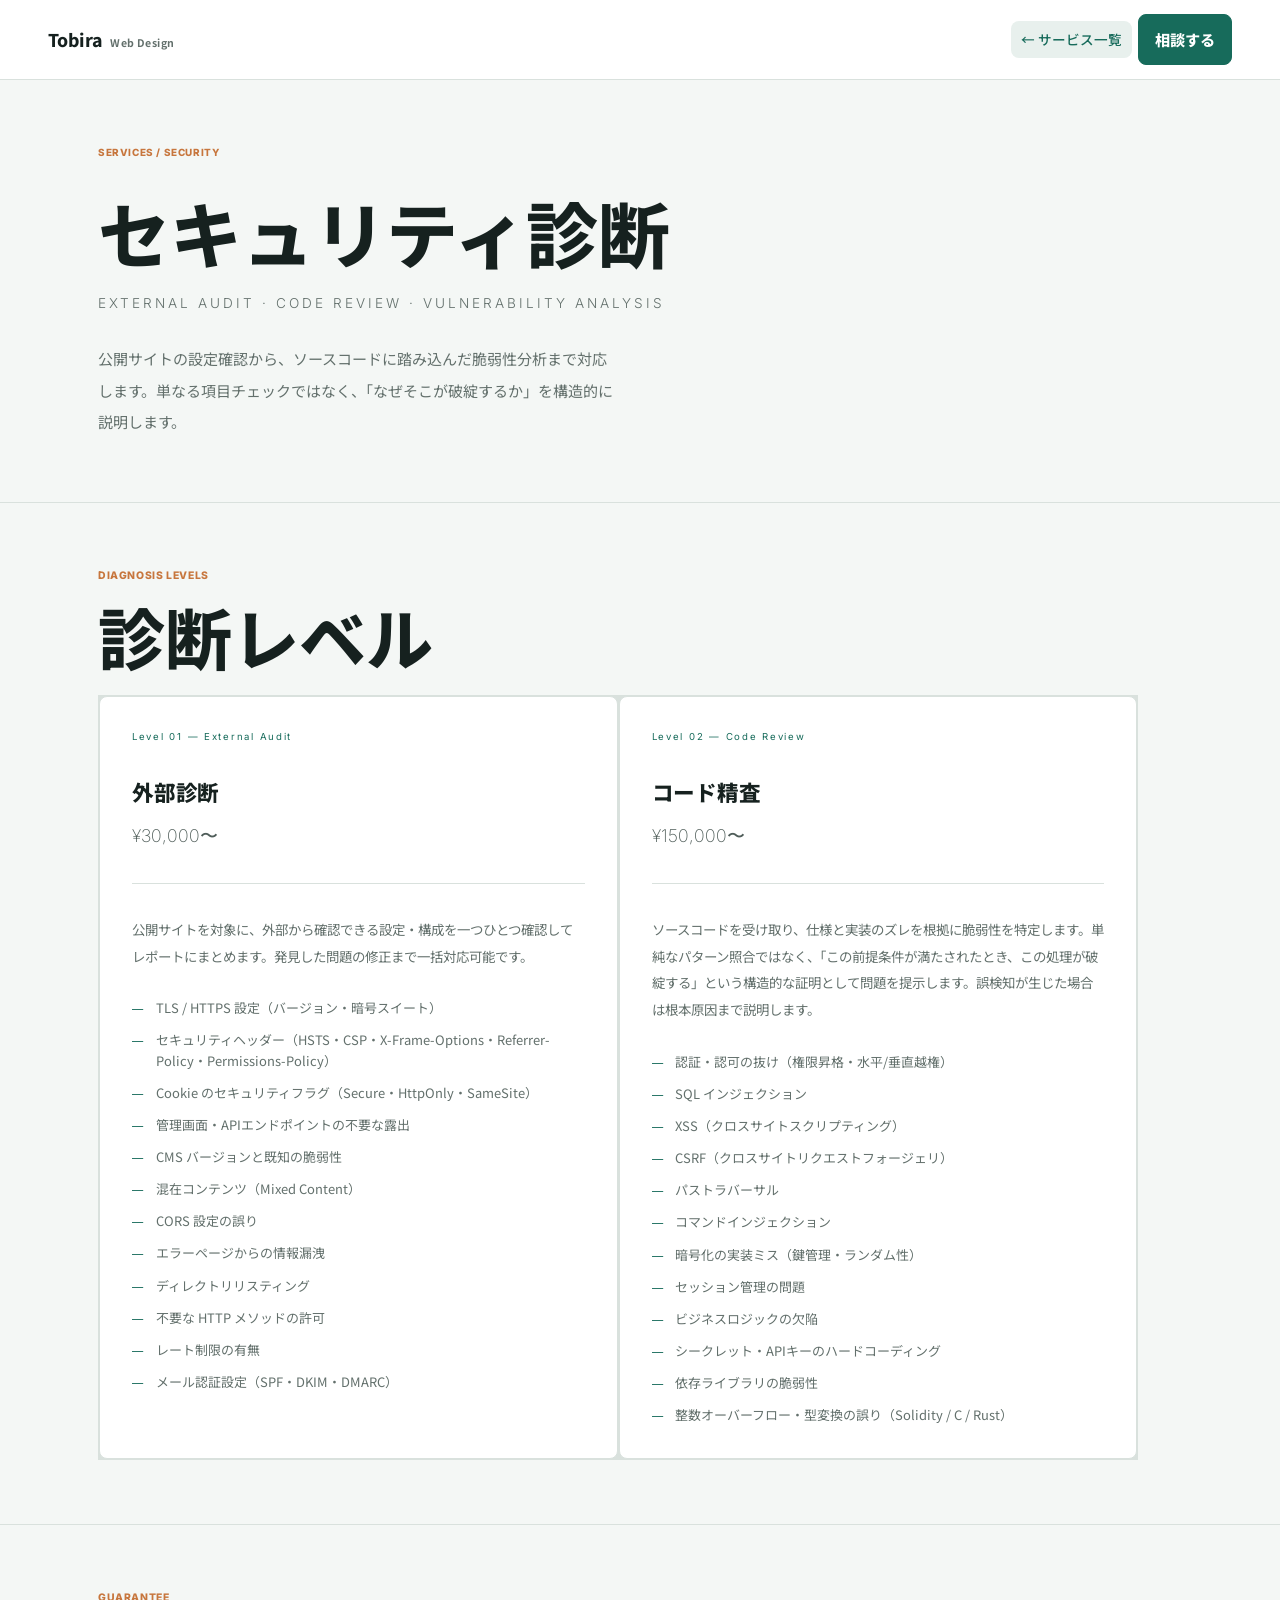
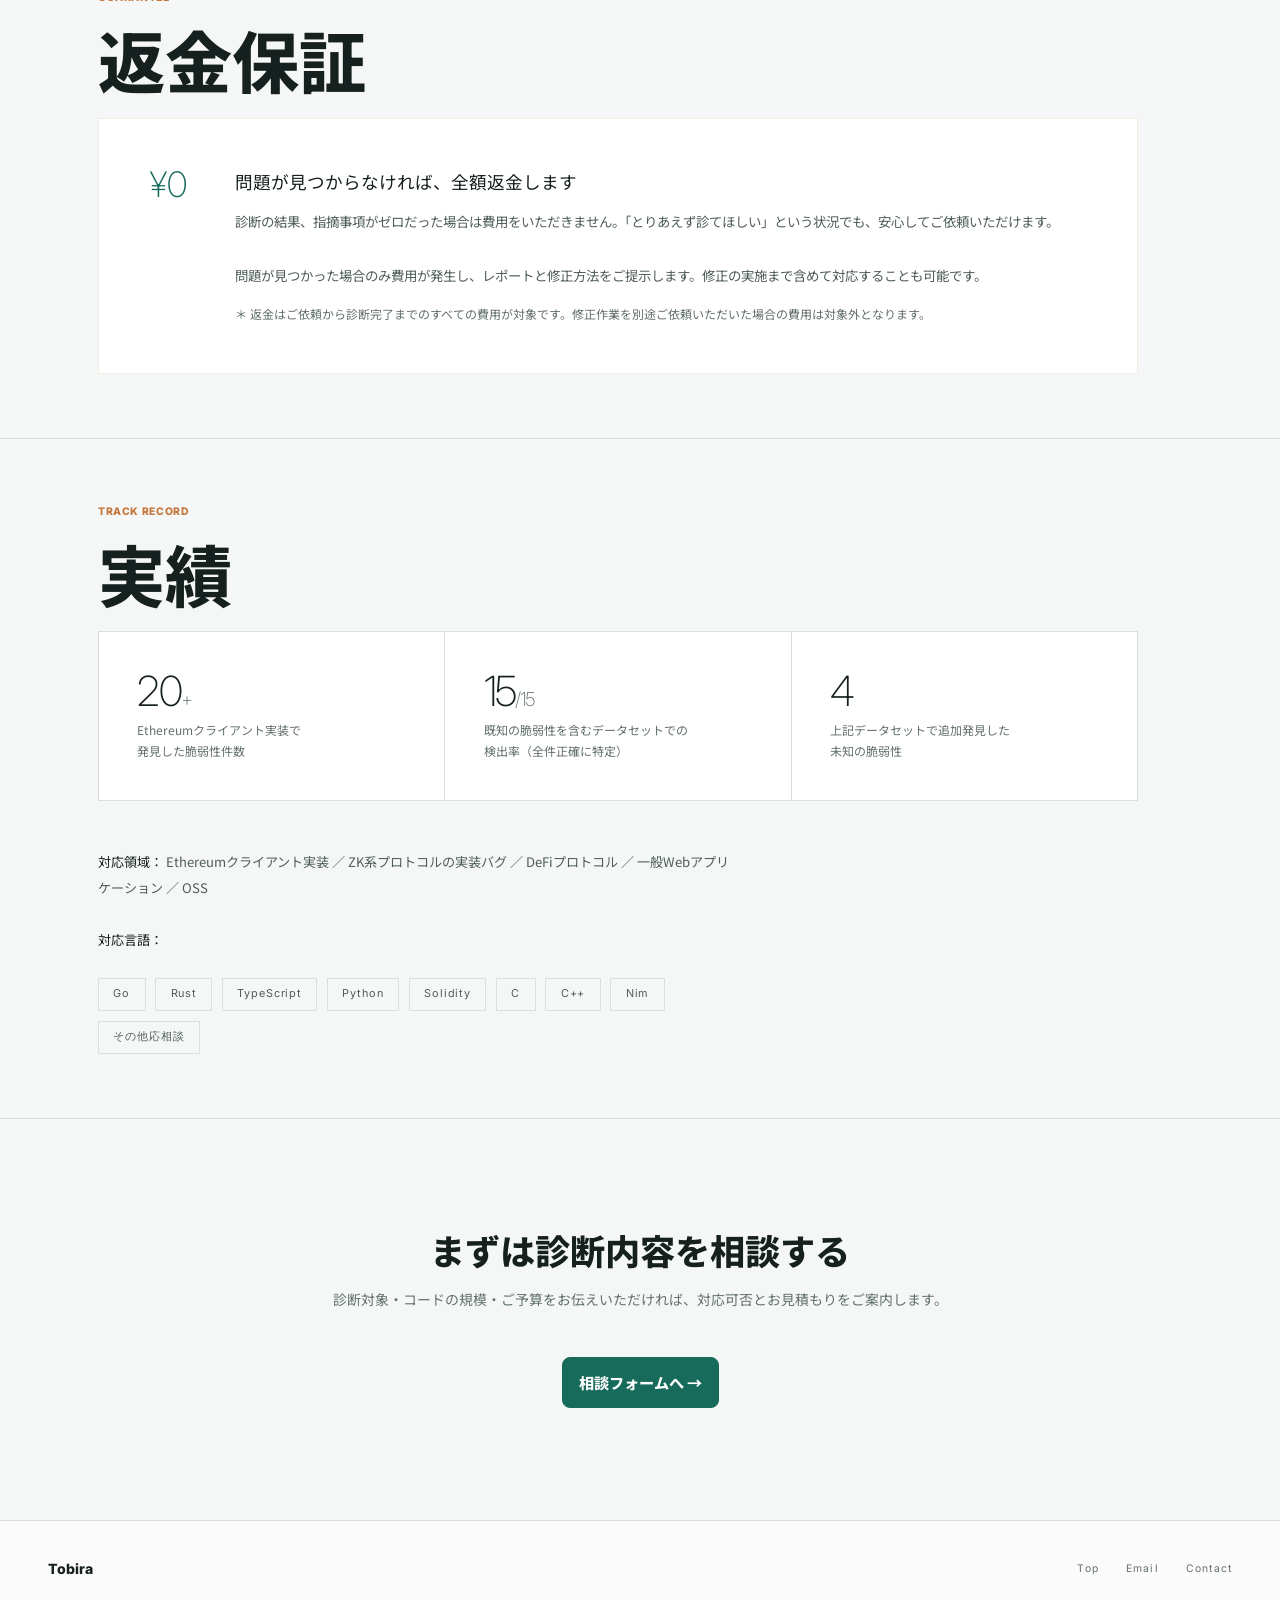
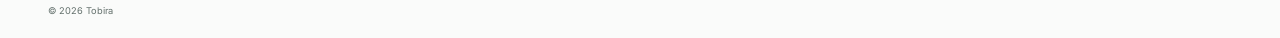
<file: services/security.html>
<!DOCTYPE html>
<html lang="ja">
<head>
  <meta charset="UTF-8">
  <meta name="viewport" content="width=device-width, initial-scale=1.0">
  <title>セキュリティ診断 — Tobira</title>
  <meta name="description" content="外部診断からコードレベルの脆弱性分析まで。Ethereum・ZK系プロトコルの実績あり。">
  <link rel="preconnect" href="https://fonts.googleapis.com">
  <link href="https://fonts.googleapis.com/css2?family=Noto+Sans+JP:wght@300;400;500&family=Inter:wght@200;300;400;500;600&display=swap" rel="stylesheet">
  <style>
    *, *::before, *::after { box-sizing: border-box; margin: 0; padding: 0; }
    :root {
      --bg: #090909; --bg2: #101010; --bg3: #161616;
      --border: rgba(255,255,255,0.07);
      --text: #d4d4d4; --muted: #787878; --muted2: #a0a0a0;
      --accent: #c9a96e; --white: #f2f2f2;
      --mono: 'Inter', sans-serif;
      --sans: 'Noto Sans JP', 'Inter', sans-serif;
    }
    html { scroll-behavior: smooth; }
    body { background: var(--bg); color: var(--text); font-family: var(--sans); font-weight: 300; line-height: 1.7; -webkit-font-smoothing: antialiased; cursor: none; }

    .grain { position: fixed; inset: -200%; width: 500%; height: 500%; background-image: url("data:image/svg+xml,<svg xmlns='http://www.w3.org/2000/svg' width='200' height='200'><filter id='n'><feTurbulence type='fractalNoise' baseFrequency='0.85' numOctaves='4' stitchTiles='stitch'/><feColorMatrix type='saturate' values='0'/></filter><rect width='200' height='200' filter='url(%23n)' opacity='1'/></svg>"); opacity: 0.028; pointer-events: none; z-index: 9998; animation: grain 7s steps(10) infinite; }
    @keyframes grain {
      0%{transform:translate(0,0)} 10%{transform:translate(-3%,-8%)} 25%{transform:translate(-12%,5%)}
      37%{transform:translate(6%,-20%)} 50%{transform:translate(-4%,20%)} 62%{transform:translate(-12%,8%)}
      75%{transform:translate(12%,-2%)} 87%{transform:translate(2%,14%)}
    }
    .cursor { position: fixed; width: 7px; height: 7px; background: var(--white); border-radius: 50%; pointer-events: none; z-index: 10000; transform: translate(-50%,-50%); transition: width .18s, height .18s; mix-blend-mode: difference; }
    .cursor-ring { position: fixed; width: 38px; height: 38px; border: 1px solid rgba(255,255,255,0.2); border-radius: 50%; pointer-events: none; z-index: 10000; transform: translate(-50%,-50%); transition: width .25s, height .25s, border-color .25s, left .08s linear, top .08s linear; }
    .cursor.grow { width: 14px; height: 14px; }
    .cursor-ring.grow { width: 58px; height: 58px; border-color: rgba(201,169,110,0.35); }
    @media (max-width: 768px) { .cursor, .cursor-ring { display: none; } }

    nav { position: fixed; top: 0; left: 0; right: 0; z-index: 100; display: flex; justify-content: space-between; align-items: center; padding: 1.5rem 3rem; transition: border-color .4s, background .4s; border-bottom: 1px solid transparent; }
    nav.scrolled { background: rgba(9,9,9,.9); backdrop-filter: blur(18px); border-color: var(--border); }
    .nav-logo { font-family: var(--mono); font-weight: 500; font-size: .88rem; letter-spacing: .04em; color: var(--white); text-decoration: none; display: flex; align-items: baseline; gap: .7rem; }
    .nav-logo span { font-size: .6rem; letter-spacing: .18em; text-transform: uppercase; color: var(--muted); font-weight: 300; }
    .nav-right { display: flex; align-items: center; gap: 1.8rem; }
    .nav-back { font-family: var(--mono); font-size: .62rem; letter-spacing: .14em; color: var(--muted); text-decoration: none; transition: color .2s; }
    .nav-back:hover { color: var(--white); }
    .nav-contact { font-family: var(--mono); font-size: .62rem; letter-spacing: .14em; color: var(--muted); text-decoration: none; transition: color .2s; border: 1px solid var(--border); padding: .4rem 1rem; }
    .nav-contact:hover { color: var(--white); border-color: rgba(255,255,255,.2); }

    section { padding: 8rem 3rem; }
    .section-label { font-family: var(--mono); font-size: .65rem; letter-spacing: .28em; text-transform: uppercase; color: var(--accent); margin-bottom: 1rem; }
    .section-title { font-size: clamp(1.9rem, 4vw, 3.1rem); font-weight: 300; color: var(--white); letter-spacing: -.025em; margin-bottom: 4rem; line-height: 1.15; }
    .divider { width: 100%; height: 1px; background: var(--border); }
    .fade-in { opacity: 0; transform: translateY(24px); transition: opacity .7s ease, transform .7s ease; }
    .fade-in.visible { opacity: 1; transform: none; }

    /* HERO */
    #hero { padding-top: 14rem; padding-bottom: 8rem; background: var(--bg2); border-bottom: 1px solid var(--border); }
    .hero-eyebrow { font-family: var(--mono); font-size: .62rem; letter-spacing: .28em; text-transform: uppercase; color: var(--muted); margin-bottom: 2rem; }
    .hero-title { font-size: clamp(2.8rem, 6vw, 5.2rem); font-weight: 200; color: var(--white); letter-spacing: -.035em; line-height: 1.05; margin-bottom: 2rem; }
    .hero-title em { display: block; font-style: normal; font-family: var(--mono); font-size: clamp(.7rem, 1.2vw, .85rem); font-weight: 300; letter-spacing: .22em; text-transform: uppercase; color: var(--muted); margin-top: 1.6rem; }
    .hero-sub { font-size: .94rem; color: var(--muted2); line-height: 2.1; max-width: 520px; }

    /* LEVEL CARDS */
    .level-grid { display: grid; grid-template-columns: 1fr 1fr; gap: 1px; background: var(--border); border: 1px solid var(--border); max-width: 1040px; }
    .level-card { background: var(--bg); padding: 3.2rem; }
    .level-tag { font-family: var(--mono); font-size: .6rem; letter-spacing: .18em; color: var(--accent); margin-bottom: 1.8rem; }
    .level-title { font-size: 1.35rem; font-weight: 300; color: var(--white); margin-bottom: .6rem; letter-spacing: -.01em; }
    .level-price { font-family: var(--mono); font-size: 1.1rem; font-weight: 200; color: var(--muted2); margin-bottom: 2rem; padding-bottom: 2rem; border-bottom: 1px solid var(--border); }
    .level-desc { font-size: .84rem; color: var(--muted); line-height: 2; margin-bottom: 1.8rem; }
    .check-list { list-style: none; display: flex; flex-direction: column; gap: .7rem; }
    .check-list li { font-size: .81rem; color: var(--muted2); display: flex; align-items: baseline; gap: .8rem; line-height: 1.6; }
    .check-list li::before { content: '—'; font-family: var(--mono); color: var(--accent); font-size: .7rem; flex-shrink: 0; }

    /* TRACK RECORD */
    #track { background: var(--bg2); }
    .track-grid { display: grid; grid-template-columns: repeat(3, 1fr); gap: 1px; background: var(--border); border: 1px solid var(--border); max-width: 1040px; margin-bottom: 3rem; }
    .track-item { background: var(--bg2); padding: 2.4rem; }
    .track-num { font-family: var(--mono); font-size: 2.6rem; font-weight: 200; color: var(--white); letter-spacing: -.04em; line-height: 1; margin-bottom: .5rem; }
    .track-label { font-size: .75rem; color: var(--muted); line-height: 1.7; }
    .track-note { font-size: .82rem; color: var(--muted2); line-height: 2; max-width: 640px; }
    .track-note strong { color: var(--white); font-weight: 400; }

    /* LANGUAGES */
    .lang-list { display: flex; flex-wrap: wrap; gap: .6rem; margin-top: 1.5rem; }
    .lang-tag { font-family: var(--mono); font-size: .68rem; letter-spacing: .08em; color: var(--muted2); border: 1px solid var(--border); padding: .3rem .9rem; }

    /* GUARANTEE */
    .guarantee { background: var(--bg2); border: 1px solid rgba(201,169,110,.2); padding: 3rem 3.2rem; max-width: 1040px; display: flex; gap: 3rem; align-items: flex-start; }
    .guarantee-icon { font-family: var(--mono); font-size: 2.2rem; font-weight: 200; color: var(--accent); flex-shrink: 0; line-height: 1; }
    .guarantee-body {}
    .guarantee-title { font-size: 1.1rem; font-weight: 400; color: var(--white); margin-bottom: .7rem; }
    .guarantee-desc { font-size: .84rem; color: var(--muted2); line-height: 2; }
    .guarantee-note { font-size: .75rem; color: var(--muted); margin-top: 1rem; }
    @media (max-width: 768px) { .guarantee { flex-direction: column; gap: 1.5rem; padding: 2rem 1.5rem; } }

    /* CTA */
    .cta-section { background: var(--bg3); text-align: center; padding: 7rem 3rem; }
    .cta-title { font-size: clamp(1.5rem, 3vw, 2.2rem); font-weight: 300; color: var(--white); letter-spacing: -.02em; margin-bottom: 1.2rem; }
    .cta-sub { font-size: .87rem; color: var(--muted); margin-bottom: 2.8rem; }
    .btn-cta { display: inline-flex; align-items: center; gap: .9rem; padding: 1.05rem 2.7rem; background: var(--white); color: var(--bg); font-family: var(--mono); font-size: .75rem; letter-spacing: .12em; text-transform: uppercase; text-decoration: none; transition: background .25s, transform .2s; }
    .btn-cta:hover { background: var(--accent); transform: translateY(-2px); }

    footer { padding: 2.2rem 3rem 1.2rem; border-top: 1px solid var(--border); }
    .footer-main { display: flex; justify-content: space-between; align-items: center; flex-wrap: wrap; gap: 1rem; margin-bottom: 1.4rem; }
    .footer-brand { font-family: var(--mono); font-size: .88rem; font-weight: 500; color: var(--white); }
    .footer-links { display: flex; gap: 1.7rem; }
    .footer-links a { font-family: var(--mono); font-size: .65rem; letter-spacing: .11em; color: var(--muted); text-decoration: none; transition: color .2s; }
    .footer-links a:hover { color: var(--white); }
    .footer-copy { font-family: var(--mono); font-size: .58rem; color: #282828; }

    @media (max-width: 768px) {
      section { padding: 6rem 1.5rem; }
      nav { padding: 1.5rem; }
      .level-grid, .track-grid { grid-template-columns: 1fr; }
      footer { padding: 2rem 1.5rem 1rem; }
    }
  </style>
  <link rel="stylesheet" href="/tobira-theme.css">
</head>
<body>
<div class="grain"></div>
<div class="cursor" id="cursor"></div>
<div class="cursor-ring" id="cursorRing"></div>

<nav id="nav">
  <a class="nav-logo" href="/">Tobira<span>Web Design</span></a>
  <div class="nav-right">
    <a class="nav-back" href="index.html">← サービス一覧</a>
    <a class="nav-contact" href="../contact.html">相談する</a>
  </div>
</nav>

<!-- HERO -->
<section id="hero">
  <div class="hero-eyebrow">Services / Security</div>
  <h1 class="hero-title">
    セキュリティ診断
    <em>External Audit · Code Review · Vulnerability Analysis</em>
  </h1>
  <p class="hero-sub">
    公開サイトの設定確認から、ソースコードに踏み込んだ脆弱性分析まで対応します。単なる項目チェックではなく、「なぜそこが破綻するか」を構造的に説明します。
  </p>
</section>

<div class="divider"></div>

<!-- LEVELS -->
<section id="levels">
  <div class="fade-in">
    <p class="section-label">Diagnosis Levels</p>
    <h2 class="section-title">診断レベル</h2>
  </div>
  <div class="level-grid fade-in">
    <!-- L1 -->
    <div class="level-card">
      <div class="level-tag">Level 01 — External Audit</div>
      <div class="level-title">外部診断</div>
      <div class="level-price">¥30,000〜</div>
      <div class="level-desc">
        公開サイトを対象に、外部から確認できる設定・構成を一つひとつ確認してレポートにまとめます。発見した問題の修正まで一括対応可能です。
      </div>
      <ul class="check-list">
        <li>TLS / HTTPS 設定（バージョン・暗号スイート）</li>
        <li>セキュリティヘッダー（HSTS・CSP・X-Frame-Options・Referrer-Policy・Permissions-Policy）</li>
        <li>Cookie のセキュリティフラグ（Secure・HttpOnly・SameSite）</li>
        <li>管理画面・APIエンドポイントの不要な露出</li>
        <li>CMS バージョンと既知の脆弱性</li>
        <li>混在コンテンツ（Mixed Content）</li>
        <li>CORS 設定の誤り</li>
        <li>エラーページからの情報漏洩</li>
        <li>ディレクトリリスティング</li>
        <li>不要な HTTP メソッドの許可</li>
        <li>レート制限の有無</li>
        <li>メール認証設定（SPF・DKIM・DMARC）</li>
      </ul>
    </div>
    <!-- L2 -->
    <div class="level-card">
      <div class="level-tag">Level 02 — Code Review</div>
      <div class="level-title">コード精査</div>
      <div class="level-price">¥150,000〜</div>
      <div class="level-desc">
        ソースコードを受け取り、仕様と実装のズレを根拠に脆弱性を特定します。単純なパターン照合ではなく、「この前提条件が満たされたとき、この処理が破綻する」という構造的な証明として問題を提示します。誤検知が生じた場合は根本原因まで説明します。
      </div>
      <ul class="check-list">
        <li>認証・認可の抜け（権限昇格・水平/垂直越権）</li>
        <li>SQL インジェクション</li>
        <li>XSS（クロスサイトスクリプティング）</li>
        <li>CSRF（クロスサイトリクエストフォージェリ）</li>
        <li>パストラバーサル</li>
        <li>コマンドインジェクション</li>
        <li>暗号化の実装ミス（鍵管理・ランダム性）</li>
        <li>セッション管理の問題</li>
        <li>ビジネスロジックの欠陥</li>
        <li>シークレット・APIキーのハードコーディング</li>
        <li>依存ライブラリの脆弱性</li>
        <li>整数オーバーフロー・型変換の誤り（Solidity / C / Rust）</li>
      </ul>
    </div>
  </div>
</section>

<div class="divider"></div>

<!-- GUARANTEE -->
<section id="guarantee">
  <div class="fade-in">
    <p class="section-label">Guarantee</p>
    <h2 class="section-title">返金保証</h2>
  </div>
  <div class="guarantee fade-in">
    <div class="guarantee-icon">¥0</div>
    <div class="guarantee-body">
      <div class="guarantee-title">問題が見つからなければ、全額返金します</div>
      <div class="guarantee-desc">
        診断の結果、指摘事項がゼロだった場合は費用をいただきません。「とりあえず診てほしい」という状況でも、安心してご依頼いただけます。<br><br>
        問題が見つかった場合のみ費用が発生し、レポートと修正方法をご提示します。修正の実施まで含めて対応することも可能です。
      </div>
      <div class="guarantee-note">＊ 返金はご依頼から診断完了までのすべての費用が対象です。修正作業を別途ご依頼いただいた場合の費用は対象外となります。</div>
    </div>
  </div>
</section>

<div class="divider"></div>

<!-- TRACK RECORD -->
<section id="track">
  <div class="fade-in">
    <p class="section-label">Track Record</p>
    <h2 class="section-title">実績</h2>
  </div>
  <div class="track-grid fade-in">
    <div class="track-item">
      <div class="track-num">20<span style="font-size:1.2rem;color:var(--muted);">+</span></div>
      <div class="track-label">Ethereumクライアント実装で<br>発見した脆弱性件数</div>
    </div>
    <div class="track-item">
      <div class="track-num">15<span style="font-size:1.2rem;color:var(--muted);">/15</span></div>
      <div class="track-label">既知の脆弱性を含むデータセットでの<br>検出率（全件正確に特定）</div>
    </div>
    <div class="track-item">
      <div class="track-num">4</div>
      <div class="track-label">上記データセットで追加発見した<br>未知の脆弱性</div>
    </div>
  </div>
  <div class="track-note fade-in">
    <strong>対応領域：</strong> Ethereumクライアント実装 ／ ZK系プロトコルの実装バグ ／ DeFiプロトコル ／ 一般Webアプリケーション ／ OSS<br><br>
    <strong>対応言語：</strong>
    <div class="lang-list">
      <span class="lang-tag">Go</span>
      <span class="lang-tag">Rust</span>
      <span class="lang-tag">TypeScript</span>
      <span class="lang-tag">Python</span>
      <span class="lang-tag">Solidity</span>
      <span class="lang-tag">C</span>
      <span class="lang-tag">C++</span>
      <span class="lang-tag">Nim</span>
      <span class="lang-tag">その他応相談</span>
    </div>
  </div>
</section>

<div class="divider"></div>

<!-- CTA -->
<div class="cta-section">
  <div class="cta-title">まずは診断内容を相談する</div>
  <div class="cta-sub">診断対象・コードの規模・ご予算をお伝えいただければ、対応可否とお見積もりをご案内します。</div>
  <a href="/#contact" class="btn-cta">
    相談フォームへ →
  </a>
</div>

<footer>
  <div class="footer-main">
    <div class="footer-brand">Tobira</div>
    <div class="footer-links">
      <a href="/">Top</a>
      <a href="mailto:tobira.webdesign@gmail.com">Email</a>
      <a href="/#contact">Contact</a>
    </div>
  </div>
  <div class="footer-copy">© 2026 Tobira</div>
</footer>

<script>
  const cursor = document.getElementById('cursor');
  const ring = document.getElementById('cursorRing');
  document.addEventListener('mousemove', e => {
    cursor.style.left = e.clientX + 'px'; cursor.style.top = e.clientY + 'px';
    ring.style.left = e.clientX + 'px'; ring.style.top = e.clientY + 'px';
  });
  document.querySelectorAll('a, button').forEach(el => {
    el.addEventListener('mouseenter', () => { cursor.classList.add('grow'); ring.classList.add('grow'); });
    el.addEventListener('mouseleave', () => { cursor.classList.remove('grow'); ring.classList.remove('grow'); });
  });
  const nav = document.getElementById('nav');
  window.addEventListener('scroll', () => { nav.classList.toggle('scrolled', window.scrollY > 40); });
  const obs = new IntersectionObserver(entries => entries.forEach(e => { if (e.isIntersecting) e.target.classList.add('visible'); }), { threshold: 0.1 });
  document.querySelectorAll('.fade-in').forEach(el => obs.observe(el));
</script>
</body>
</html>
</file>
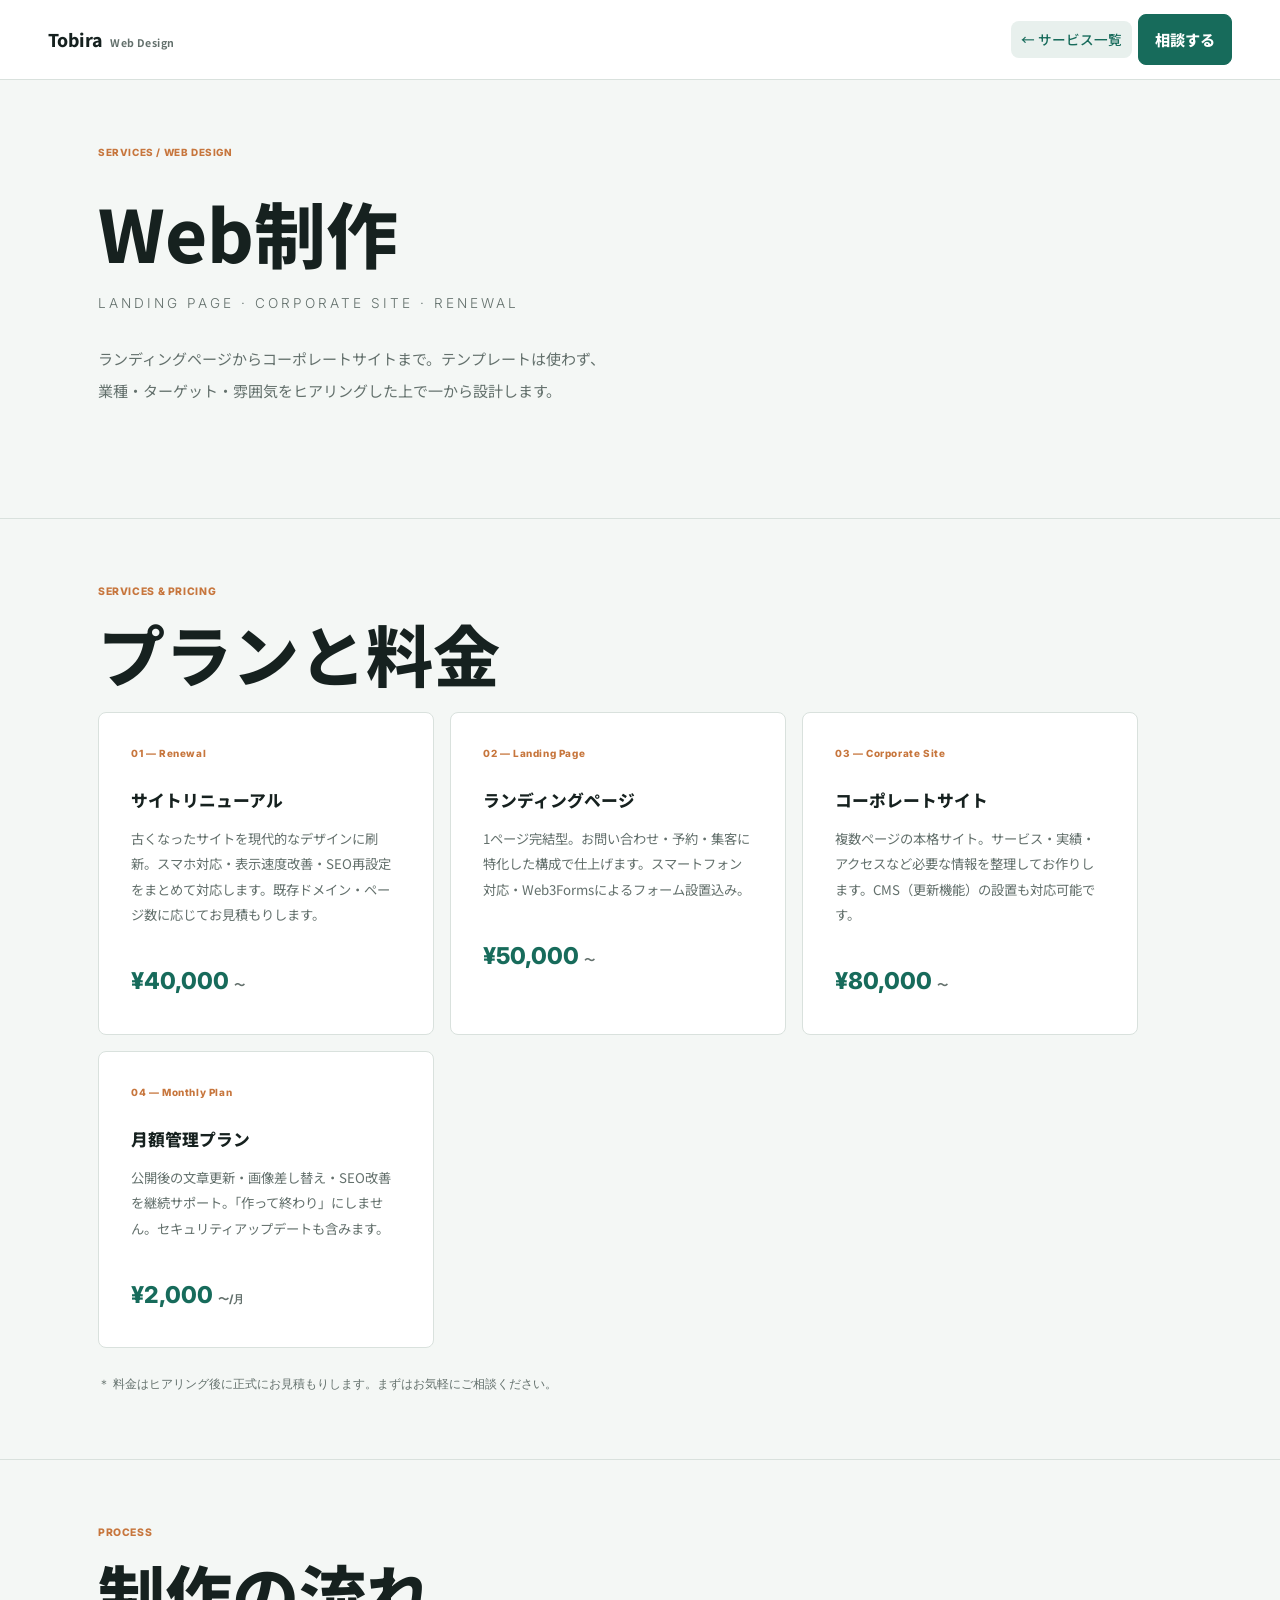
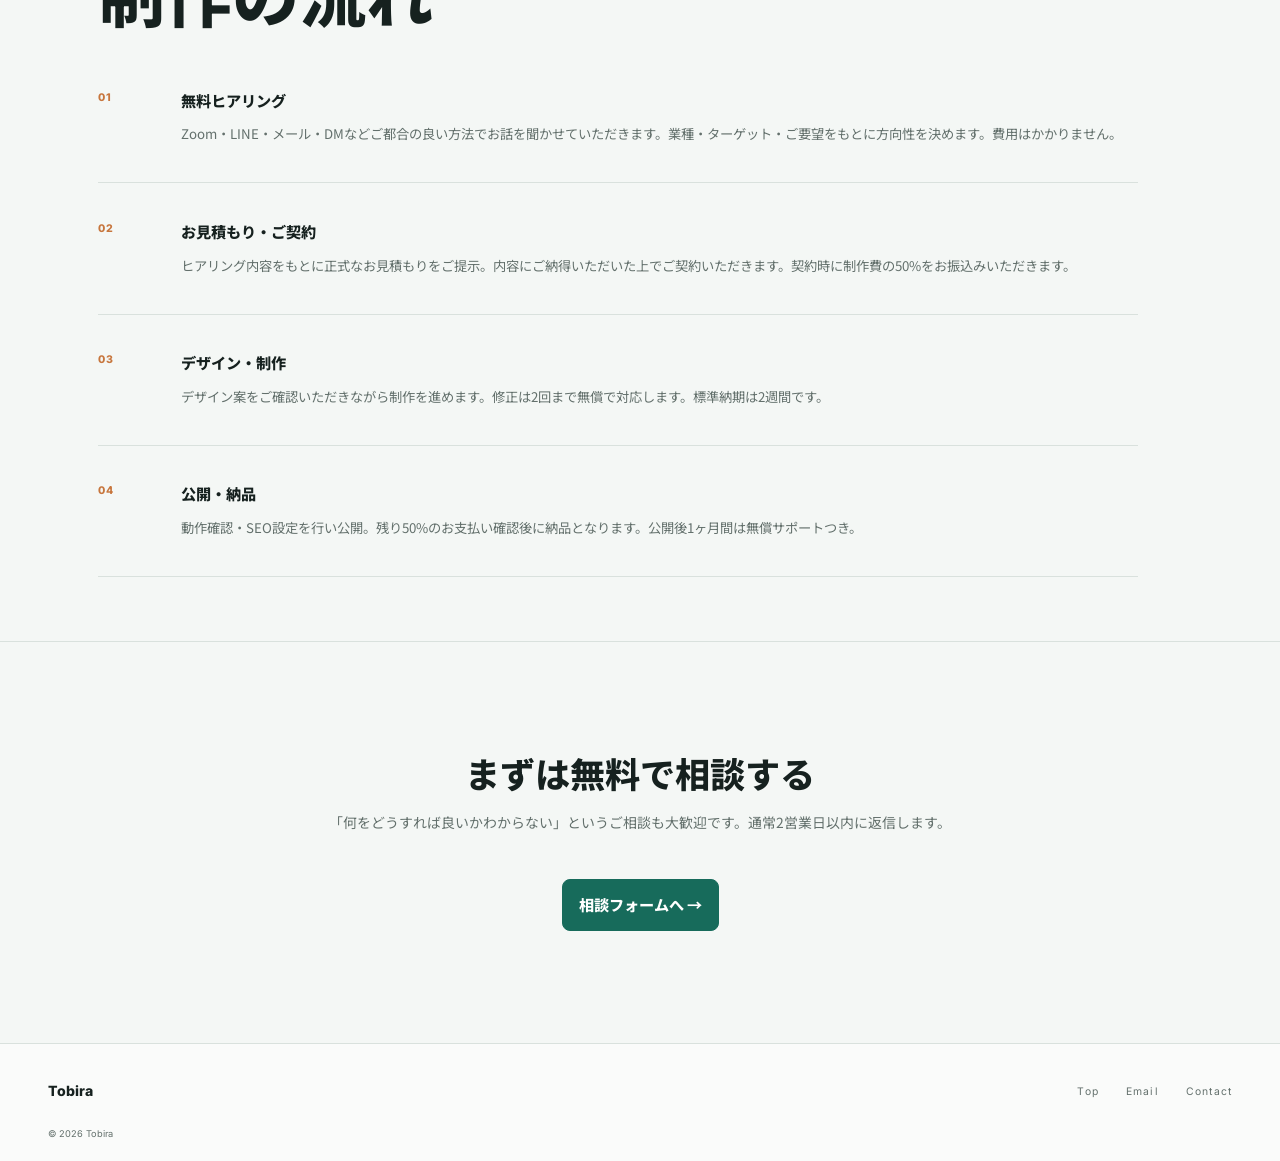
<file: services/web.html>
<!DOCTYPE html>
<html lang="ja">
<head>
  <meta charset="UTF-8">
  <meta name="viewport" content="width=device-width, initial-scale=1.0">
  <title>Web制作 — Tobira</title>
  <meta name="description" content="ランディングページ・コーポレートサイト・リニューアルまで。テンプレートを使わず一から設計します。">
  <link rel="preconnect" href="https://fonts.googleapis.com">
  <link href="https://fonts.googleapis.com/css2?family=Noto+Sans+JP:wght@300;400;500&family=Inter:wght@200;300;400;500;600&display=swap" rel="stylesheet">
  <style>
    *, *::before, *::after { box-sizing: border-box; margin: 0; padding: 0; }
    :root {
      --bg: #090909; --bg2: #101010; --bg3: #161616;
      --border: rgba(255,255,255,0.07);
      --text: #d4d4d4; --muted: #787878; --muted2: #a0a0a0;
      --accent: #c9a96e; --white: #f2f2f2;
      --mono: 'Inter', sans-serif;
      --sans: 'Noto Sans JP', 'Inter', sans-serif;
    }
    html { scroll-behavior: smooth; }
    body { background: var(--bg); color: var(--text); font-family: var(--sans); font-weight: 300; line-height: 1.7; -webkit-font-smoothing: antialiased; cursor: none; }

    .grain { position: fixed; inset: -200%; width: 500%; height: 500%; background-image: url("data:image/svg+xml,<svg xmlns='http://www.w3.org/2000/svg' width='200' height='200'><filter id='n'><feTurbulence type='fractalNoise' baseFrequency='0.85' numOctaves='4' stitchTiles='stitch'/><feColorMatrix type='saturate' values='0'/></filter><rect width='200' height='200' filter='url(%23n)' opacity='1'/></svg>"); opacity: 0.028; pointer-events: none; z-index: 9998; animation: grain 7s steps(10) infinite; }
    @keyframes grain {
      0%{transform:translate(0,0)} 10%{transform:translate(-3%,-8%)} 25%{transform:translate(-12%,5%)}
      37%{transform:translate(6%,-20%)} 50%{transform:translate(-4%,20%)} 62%{transform:translate(-12%,8%)}
      75%{transform:translate(12%,-2%)} 87%{transform:translate(2%,14%)}
    }
    .cursor { position: fixed; width: 7px; height: 7px; background: var(--white); border-radius: 50%; pointer-events: none; z-index: 10000; transform: translate(-50%,-50%); transition: width .18s, height .18s; mix-blend-mode: difference; }
    .cursor-ring { position: fixed; width: 38px; height: 38px; border: 1px solid rgba(255,255,255,0.2); border-radius: 50%; pointer-events: none; z-index: 10000; transform: translate(-50%,-50%); transition: width .25s, height .25s, border-color .25s, left .08s linear, top .08s linear; }
    .cursor.grow { width: 14px; height: 14px; }
    .cursor-ring.grow { width: 58px; height: 58px; border-color: rgba(201,169,110,0.35); }
    @media (max-width: 768px) { .cursor, .cursor-ring { display: none; } }

    nav { position: fixed; top: 0; left: 0; right: 0; z-index: 100; display: flex; justify-content: space-between; align-items: center; padding: 1.5rem 3rem; transition: border-color .4s, background .4s; border-bottom: 1px solid transparent; }
    nav.scrolled { background: rgba(9,9,9,.9); backdrop-filter: blur(18px); border-color: var(--border); }
    .nav-logo { font-family: var(--mono); font-weight: 500; font-size: .88rem; letter-spacing: .04em; color: var(--white); text-decoration: none; display: flex; align-items: baseline; gap: .7rem; }
    .nav-logo span { font-size: .6rem; letter-spacing: .18em; text-transform: uppercase; color: var(--muted); font-weight: 300; }
    .nav-back { font-family: var(--mono); font-size: .62rem; letter-spacing: .14em; color: var(--muted); text-decoration: none; transition: color .2s; display: flex; align-items: center; gap: .5rem; }
    .nav-back:hover { color: var(--white); }
    .nav-contact { font-family: var(--mono); font-size: .62rem; letter-spacing: .14em; color: var(--muted); text-decoration: none; transition: color .2s; border: 1px solid var(--border); padding: .4rem 1rem; }
    .nav-contact:hover { color: var(--white); border-color: rgba(255,255,255,.2); }
    .nav-right { display: flex; align-items: center; gap: 1.8rem; }

    section { padding: 8rem 3rem; }
    .section-label { font-family: var(--mono); font-size: .65rem; letter-spacing: .28em; text-transform: uppercase; color: var(--accent); margin-bottom: 1rem; }
    .section-title { font-size: clamp(1.9rem, 4vw, 3.1rem); font-weight: 300; color: var(--white); letter-spacing: -.025em; margin-bottom: 4rem; line-height: 1.15; }
    .divider { width: 100%; height: 1px; background: var(--border); }
    .fade-in { opacity: 0; transform: translateY(24px); transition: opacity .7s ease, transform .7s ease; }
    .fade-in.visible { opacity: 1; transform: none; }

    /* HERO */
    #hero { padding-top: 14rem; padding-bottom: 8rem; background: var(--bg2); border-bottom: 1px solid var(--border); }
    .hero-eyebrow { font-family: var(--mono); font-size: .62rem; letter-spacing: .28em; text-transform: uppercase; color: var(--muted); margin-bottom: 2rem; }
    .hero-title { font-size: clamp(2.8rem, 6vw, 5.2rem); font-weight: 200; color: var(--white); letter-spacing: -.035em; line-height: 1.05; margin-bottom: 2rem; }
    .hero-title em { display: block; font-style: normal; font-family: var(--mono); font-size: clamp(.7rem, 1.2vw, .85rem); font-weight: 300; letter-spacing: .22em; text-transform: uppercase; color: var(--muted); margin-top: 1.6rem; }
    .hero-sub { font-size: .94rem; color: var(--muted2); line-height: 2.1; max-width: 520px; margin-bottom: 3rem; }

    /* SERVICES GRID */
    .services-grid { display: grid; grid-template-columns: repeat(auto-fit, minmax(260px, 1fr)); gap: 1px; background: var(--border); border: 1px solid var(--border); max-width: 1040px; }
    .service-card { background: var(--bg); padding: 2.8rem; transition: background .3s; position: relative; overflow: hidden; }
    .service-card::after { content: ''; position: absolute; bottom: 0; left: 0; width: 0; height: 1px; background: var(--accent); transition: width .4s ease; }
    .service-card:hover { background: var(--bg3); }
    .service-card:hover::after { width: 100%; }
    .service-num { font-family: var(--mono); font-size: .62rem; letter-spacing: .2em; color: var(--accent); margin-bottom: 1.5rem; }
    .service-name { font-size: 1.05rem; font-weight: 400; color: var(--white); margin-bottom: .75rem; }
    .service-desc { font-size: .83rem; color: var(--muted); line-height: 1.9; margin-bottom: 2.2rem; }
    .service-price { font-family: var(--mono); font-size: 1.45rem; font-weight: 200; color: var(--white); }
    .service-price small { font-size: .7rem; color: var(--muted); margin-left: .3rem; }
    .service-card--wide { grid-column: 1 / -1; border-top: 1px solid var(--border); }

    /* PROCESS */
    #process { background: var(--bg2); }
    .process-list { max-width: 720px; }
    .process-item { display: grid; grid-template-columns: 3.2rem 1fr; gap: 2rem; padding: 2.2rem 0; border-bottom: 1px solid var(--border); }
    .process-num { font-family: var(--mono); font-size: .66rem; color: var(--accent); letter-spacing: .12em; padding-top: .1rem; }
    .process-title { font-size: .95rem; color: var(--white); font-weight: 400; margin-bottom: .5rem; }
    .process-desc { font-size: .83rem; color: var(--muted); line-height: 1.95; }

    /* CONTACT CTA */
    .cta-section { background: var(--bg3); text-align: center; padding: 7rem 3rem; }
    .cta-title { font-size: clamp(1.5rem, 3vw, 2.2rem); font-weight: 300; color: var(--white); letter-spacing: -.02em; margin-bottom: 1.2rem; }
    .cta-sub { font-size: .87rem; color: var(--muted); margin-bottom: 2.8rem; }
    .btn-cta { display: inline-flex; align-items: center; gap: .9rem; padding: 1.05rem 2.7rem; background: var(--white); color: var(--bg); font-family: var(--mono); font-size: .75rem; letter-spacing: .12em; text-transform: uppercase; text-decoration: none; transition: background .25s, transform .2s; }
    .btn-cta:hover { background: var(--accent); transform: translateY(-2px); }

    footer { padding: 2.2rem 3rem 1.2rem; border-top: 1px solid var(--border); }
    .footer-main { display: flex; justify-content: space-between; align-items: center; flex-wrap: wrap; gap: 1rem; margin-bottom: 1.4rem; }
    .footer-brand { font-family: var(--mono); font-size: .88rem; font-weight: 500; color: var(--white); }
    .footer-links { display: flex; gap: 1.7rem; }
    .footer-links a { font-family: var(--mono); font-size: .65rem; letter-spacing: .11em; color: var(--muted); text-decoration: none; transition: color .2s; }
    .footer-links a:hover { color: var(--white); }
    .footer-copy { font-family: var(--mono); font-size: .58rem; color: #282828; }

    @media (max-width: 768px) {
      section { padding: 6rem 1.5rem; }
      nav { padding: 1.5rem; }
      .services-grid { grid-template-columns: 1fr; }
      .process-item { grid-template-columns: 2.5rem 1fr; gap: 1.2rem; }
      footer { padding: 2rem 1.5rem 1rem; }
    }
  </style>
  <link rel="stylesheet" href="/tobira-theme.css">
</head>
<body>
<div class="grain"></div>
<div class="cursor" id="cursor"></div>
<div class="cursor-ring" id="cursorRing"></div>

<nav id="nav">
  <a class="nav-logo" href="/">Tobira<span>Web Design</span></a>
  <div class="nav-right">
    <a class="nav-back" href="index.html">← サービス一覧</a>
    <a class="nav-contact" href="../contact.html">相談する</a>
  </div>
</nav>

<!-- HERO -->
<section id="hero">
  <div class="hero-eyebrow">Services / Web Design</div>
  <h1 class="hero-title">
    Web制作
    <em>Landing Page · Corporate Site · Renewal</em>
  </h1>
  <p class="hero-sub">
    ランディングページからコーポレートサイトまで。テンプレートは使わず、業種・ターゲット・雰囲気をヒアリングした上で一から設計します。
  </p>
</section>

<div class="divider"></div>

<!-- SERVICES -->
<section id="services">
  <div class="fade-in">
    <p class="section-label">Services &amp; Pricing</p>
    <h2 class="section-title">プランと料金</h2>
  </div>
  <div class="services-grid fade-in">
    <div class="service-card">
      <div class="service-num">01 — Renewal</div>
      <div class="service-name">サイトリニューアル</div>
      <div class="service-desc">
        古くなったサイトを現代的なデザインに刷新。スマホ対応・表示速度改善・SEO再設定をまとめて対応します。既存ドメイン・ページ数に応じてお見積もりします。
      </div>
      <div class="service-price">¥40,000<small>〜</small></div>
    </div>
    <div class="service-card">
      <div class="service-num">02 — Landing Page</div>
      <div class="service-name">ランディングページ</div>
      <div class="service-desc">
        1ページ完結型。お問い合わせ・予約・集客に特化した構成で仕上げます。スマートフォン対応・Web3Formsによるフォーム設置込み。
      </div>
      <div class="service-price">¥50,000<small>〜</small></div>
    </div>
    <div class="service-card">
      <div class="service-num">03 — Corporate Site</div>
      <div class="service-name">コーポレートサイト</div>
      <div class="service-desc">
        複数ページの本格サイト。サービス・実績・アクセスなど必要な情報を整理してお作りします。CMS（更新機能）の設置も対応可能です。
      </div>
      <div class="service-price">¥80,000<small>〜</small></div>
    </div>
    <div class="service-card">
      <div class="service-num">04 — Monthly Plan</div>
      <div class="service-name">月額管理プラン</div>
      <div class="service-desc">
        公開後の文章更新・画像差し替え・SEO改善を継続サポート。「作って終わり」にしません。セキュリティアップデートも含みます。
      </div>
      <div class="service-price">¥2,000<small>〜/月</small></div>
    </div>
  </div>
  <p style="margin-top:1.6rem;font-size:.76rem;color:var(--muted);font-family:'Inter',sans-serif;">
    ＊ 料金はヒアリング後に正式にお見積もりします。まずはお気軽にご相談ください。
  </p>
</section>

<div class="divider"></div>

<!-- PROCESS -->
<section id="process">
  <div class="fade-in">
    <p class="section-label">Process</p>
    <h2 class="section-title">制作の流れ</h2>
  </div>
  <div class="process-list fade-in">
    <div class="process-item">
      <div class="process-num">01</div>
      <div>
        <div class="process-title">無料ヒアリング</div>
        <div class="process-desc">Zoom・LINE・メール・DMなどご都合の良い方法でお話を聞かせていただきます。業種・ターゲット・ご要望をもとに方向性を決めます。費用はかかりません。</div>
      </div>
    </div>
    <div class="process-item">
      <div class="process-num">02</div>
      <div>
        <div class="process-title">お見積もり・ご契約</div>
        <div class="process-desc">ヒアリング内容をもとに正式なお見積もりをご提示。内容にご納得いただいた上でご契約いただきます。契約時に制作費の50%をお振込みいただきます。</div>
      </div>
    </div>
    <div class="process-item">
      <div class="process-num">03</div>
      <div>
        <div class="process-title">デザイン・制作</div>
        <div class="process-desc">デザイン案をご確認いただきながら制作を進めます。修正は2回まで無償で対応します。標準納期は2週間です。</div>
      </div>
    </div>
    <div class="process-item">
      <div class="process-num">04</div>
      <div>
        <div class="process-title">公開・納品</div>
        <div class="process-desc">動作確認・SEO設定を行い公開。残り50%のお支払い確認後に納品となります。公開後1ヶ月間は無償サポートつき。</div>
      </div>
    </div>
  </div>
</section>

<div class="divider"></div>

<!-- CTA -->
<div class="cta-section">
  <div class="cta-title">まずは無料で相談する</div>
  <div class="cta-sub">「何をどうすれば良いかわからない」というご相談も大歓迎です。通常2営業日以内に返信します。</div>
  <a href="/#contact" class="btn-cta">
    相談フォームへ →
  </a>
</div>

<footer>
  <div class="footer-main">
    <div class="footer-brand">Tobira</div>
    <div class="footer-links">
      <a href="/">Top</a>
      <a href="mailto:tobira.webdesign@gmail.com">Email</a>
      <a href="/#contact">Contact</a>
    </div>
  </div>
  <div class="footer-copy">© 2026 Tobira</div>
</footer>

<script>
  const cursor = document.getElementById('cursor');
  const ring = document.getElementById('cursorRing');
  document.addEventListener('mousemove', e => {
    cursor.style.left = e.clientX + 'px'; cursor.style.top = e.clientY + 'px';
    ring.style.left = e.clientX + 'px'; ring.style.top = e.clientY + 'px';
  });
  document.querySelectorAll('a, button').forEach(el => {
    el.addEventListener('mouseenter', () => { cursor.classList.add('grow'); ring.classList.add('grow'); });
    el.addEventListener('mouseleave', () => { cursor.classList.remove('grow'); ring.classList.remove('grow'); });
  });
  const nav = document.getElementById('nav');
  window.addEventListener('scroll', () => { nav.classList.toggle('scrolled', window.scrollY > 40); });
  const obs = new IntersectionObserver(entries => entries.forEach(e => { if (e.isIntersecting) e.target.classList.add('visible'); }), { threshold: 0.1 });
  document.querySelectorAll('.fade-in').forEach(el => obs.observe(el));
</script>
</body>
</html>
</file>
<file: tobira-theme.css>
/* Tobira shared light theme aligned with かんたん予約ページ */
:root {
  --bg: #f4f7f5 !important;
  --bg2: #ffffff !important;
  --bg3: #f8fbf9 !important;
  --border: #d9e1dd !important;
  --text: #16211f !important;
  --muted: #63706c !important;
  --muted2: #4f5d59 !important;
  --accent: #176b5b !important;
  --accent2: #c7763d !important;
  --white: #16211f !important;
  --shadow: 0 16px 40px rgba(20, 43, 38, 0.1);
}

html {
  background: var(--bg);
}

body {
  background: var(--bg) !important;
  color: var(--text) !important;
  cursor: auto !important;
  font-weight: 400 !important;
}

.grain,
.cursor,
.cursor-ring,
.hero-orb,
.hero-grid,
.hero-bg-text {
  display: none !important;
}

a {
  color: var(--accent);
}

nav {
  position: sticky !important;
  top: 0 !important;
  left: 0;
  right: 0;
  z-index: 100;
  display: flex;
  align-items: center;
  justify-content: space-between;
  gap: 1rem;
  min-height: 68px;
  padding: 0.85rem clamp(1rem, 4vw, 3rem) !important;
  background: rgba(255, 255, 255, 0.94) !important;
  border-bottom: 1px solid var(--border) !important;
  backdrop-filter: blur(16px);
}

nav.scrolled {
  background: rgba(255, 255, 255, 0.96) !important;
  border-color: var(--border) !important;
}

.nav-logo {
  display: inline-flex !important;
  align-items: baseline;
  gap: 0.45rem !important;
  color: var(--text) !important;
  font-family: var(--sans) !important;
  font-size: 1.1rem !important;
  font-weight: 800 !important;
  letter-spacing: 0 !important;
  text-decoration: none;
}

.nav-logo span {
  color: var(--muted) !important;
  font-size: 0.66rem !important;
  font-weight: 700 !important;
  letter-spacing: 0.04em !important;
  margin-left: 0 !important;
  text-transform: none !important;
}

.nav-links,
.nav-right {
  display: flex !important;
  align-items: center;
  flex-wrap: wrap;
  gap: 0.35rem !important;
  list-style: none;
}

.nav-links a,
.nav-back,
.nav-contact {
  display: inline-flex !important;
  align-items: center;
  justify-content: center;
  min-height: 36px;
  border: 0 !important;
  border-radius: 8px;
  padding: 0.45rem 0.65rem !important;
  background: transparent !important;
  color: var(--muted) !important;
  font-family: var(--sans) !important;
  font-size: 0.85rem !important;
  font-weight: 500;
  letter-spacing: 0 !important;
  text-decoration: none;
  text-transform: none !important;
  transition: background 0.2s, color 0.2s;
}

.nav-links a:hover,
.nav-links a.active,
.nav-back:hover,
.nav-contact:hover {
  background: #e8f0ed !important;
  color: var(--accent) !important;
}

main,
section,
#hero,
#services,
#process,
#contact {
  max-width: 1180px;
  margin: 0 auto !important;
  padding: clamp(2.5rem, 5vw, 4rem) clamp(1rem, 4vw, 3rem) !important;
  background: transparent !important;
  border: 0 !important;
}

#hero {
  min-height: auto !important;
  display: block !important;
  overflow: visible !important;
}

.hero-eyebrow,
.section-label,
.page-label,
.service-num,
.service-row-num,
.process-num {
  color: var(--accent2) !important;
  font-weight: 800 !important;
  letter-spacing: 0.06em !important;
}

.hero-eyebrow,
.hero-title,
.hero-sub,
.hero-cta {
  opacity: 1 !important;
  animation: none !important;
}

.hero-title,
.section-title,
.page-title,
.cta-title {
  color: var(--text) !important;
  font-weight: 800 !important;
  letter-spacing: 0 !important;
  line-height: 1.08 !important;
}

.hero-title {
  font-size: clamp(2.2rem, 7vw, 4.5rem) !important;
}

.section-title {
  font-size: clamp(2.1rem, 6vw, 4.2rem) !important;
  margin-bottom: 1.4rem !important;
}

.hero-title em,
.hero-sub,
.section-sub,
.page-sub,
.cta-sub,
.about-body,
.service-desc,
.service-row-desc,
.process-desc,
.pricing-note-text,
.faq-a,
p,
li {
  color: var(--muted) !important;
}

.about-body strong,
.about-note-title,
.about-note-key,
.service-name,
.service-row-title,
.process-title,
.pricing-note-title,
.faq-q,
.level-title,
.auto-title {
  color: var(--text) !important;
  font-weight: 800 !important;
}

.about-note {
  border-top: 1px solid var(--border) !important;
  padding-top: 1.4rem !important;
}

.about-note-title {
  margin-bottom: 1.2rem !important;
}

.about-note-list {
  display: grid !important;
  gap: 1rem !important;
}

.about-note-item {
  border-left: 2px solid var(--accent) !important;
  padding-left: 1rem !important;
}

.about-note-text {
  color: var(--muted) !important;
}

.fade-in,
.fade-in.visible {
  opacity: 1 !important;
  transform: none !important;
}

.services-hub,
.services-grid,
.about-grid,
.process-list,
.faq-list {
  max-width: 1040px;
}

.services-hub,
.services-grid {
  gap: 1rem !important;
  background: transparent !important;
  border: 0 !important;
}

.service-row,
.service-card,
.service-cat,
.work-card,
.level-card,
.auto-item,
.pricing-note,
.faq-list,
.contact-wrap,
.conversion-band {
  border: 1px solid var(--border) !important;
  border-radius: 8px !important;
  background: var(--bg2) !important;
  box-shadow: none;
}

.service-row,
.service-card,
.service-cat,
.work-card,
.level-card,
.auto-item {
  padding: clamp(1.3rem, 3vw, 2rem) !important;
}

.service-row:hover,
.service-card:hover,
.service-cat:hover,
.work-card:hover {
  background: var(--bg2) !important;
  border-color: rgba(23, 107, 91, 0.35) !important;
  box-shadow: var(--shadow);
}

.service-row::after,
.service-card::after,
.service-cat::after,
.work-card::after {
  display: none !important;
}

.service-price,
.service-row-price,
.service-cat-price {
  color: var(--accent) !important;
  font-weight: 800 !important;
}

.service-row-note,
.service-row-cta,
.service-cat-note,
.service-cat-cta,
.work-link {
  color: var(--accent) !important;
}

.service-cat-title,
.work-title {
  color: var(--text) !important;
  font-weight: 800 !important;
}

.service-cat-desc,
.work-desc {
  color: var(--muted) !important;
}

.process-item,
.faq-item,
.law-table tr {
  border-color: var(--border) !important;
}

.faq-list {
  padding: 0 1.2rem;
}

.faq-q {
  cursor: pointer !important;
}

.btn,
.btn-primary,
.btn-outline,
.btn-cta,
.submit-btn,
.work-button,
.nav-contact {
  min-height: 44px;
  border: 1px solid var(--accent) !important;
  border-radius: 8px !important;
  padding: 0.75rem 1rem !important;
  background: var(--accent) !important;
  color: #fff !important;
  font-family: var(--sans) !important;
  font-size: 0.95rem !important;
  font-weight: 800 !important;
  letter-spacing: 0 !important;
  text-transform: none !important;
  text-decoration: none;
  cursor: pointer !important;
}

.btn:hover,
.btn-primary:hover,
.btn-outline:hover,
.btn-cta:hover,
.submit-btn:hover,
.work-button:hover,
.nav-contact:hover {
  background: #0f4a3f !important;
  border-color: #0f4a3f !important;
  color: #fff !important;
}

.work-button--ghost,
.nav-back {
  border-color: #e8f0ed !important;
  background: #e8f0ed !important;
  color: var(--accent) !important;
}

.work-button--ghost:hover,
.nav-back:hover {
  background: #dce9e4 !important;
  border-color: #dce9e4 !important;
  color: var(--accent) !important;
}

.cta-section {
  background: transparent !important;
}

.contact-form,
form {
  max-width: 720px;
}

.form-row label {
  color: var(--muted) !important;
  font-family: var(--sans) !important;
  font-size: 0.88rem !important;
  font-weight: 800 !important;
  letter-spacing: 0 !important;
  text-transform: none !important;
}

.form-row input,
.form-row select,
.form-row textarea,
input,
select,
textarea {
  border: 1px solid var(--border) !important;
  border-radius: 8px !important;
  background: #fff !important;
  color: var(--text) !important;
  font-family: var(--sans) !important;
  font-weight: 400 !important;
}

.form-row input:focus,
.form-row select:focus,
.form-row textarea:focus,
input:focus,
select:focus,
textarea:focus {
  border-color: rgba(23, 107, 91, 0.45) !important;
  box-shadow: 0 0 0 3px rgba(23, 107, 91, 0.1);
  outline: none;
}

.form-row select option {
  background: #fff !important;
  color: var(--text) !important;
}

.law-table th {
  color: var(--muted) !important;
  font-weight: 800 !important;
}

.law-table td {
  color: var(--text) !important;
}

footer {
  border-top: 1px solid var(--border) !important;
  background: rgba(255, 255, 255, 0.55) !important;
}

.footer-brand {
  color: var(--text) !important;
  font-weight: 800 !important;
}

.footer-links a {
  color: var(--muted) !important;
}

.footer-links a:hover {
  color: var(--accent) !important;
}

.footer-copy {
  color: var(--muted) !important;
}

@media (max-width: 768px) {
  nav {
    align-items: flex-start;
    flex-direction: column;
    padding: 1rem 1.25rem !important;
  }

  .nav-links,
  .nav-right {
    gap: 0.2rem !important;
  }

  .service-row {
    grid-template-columns: 1fr !important;
  }
}
</file>
